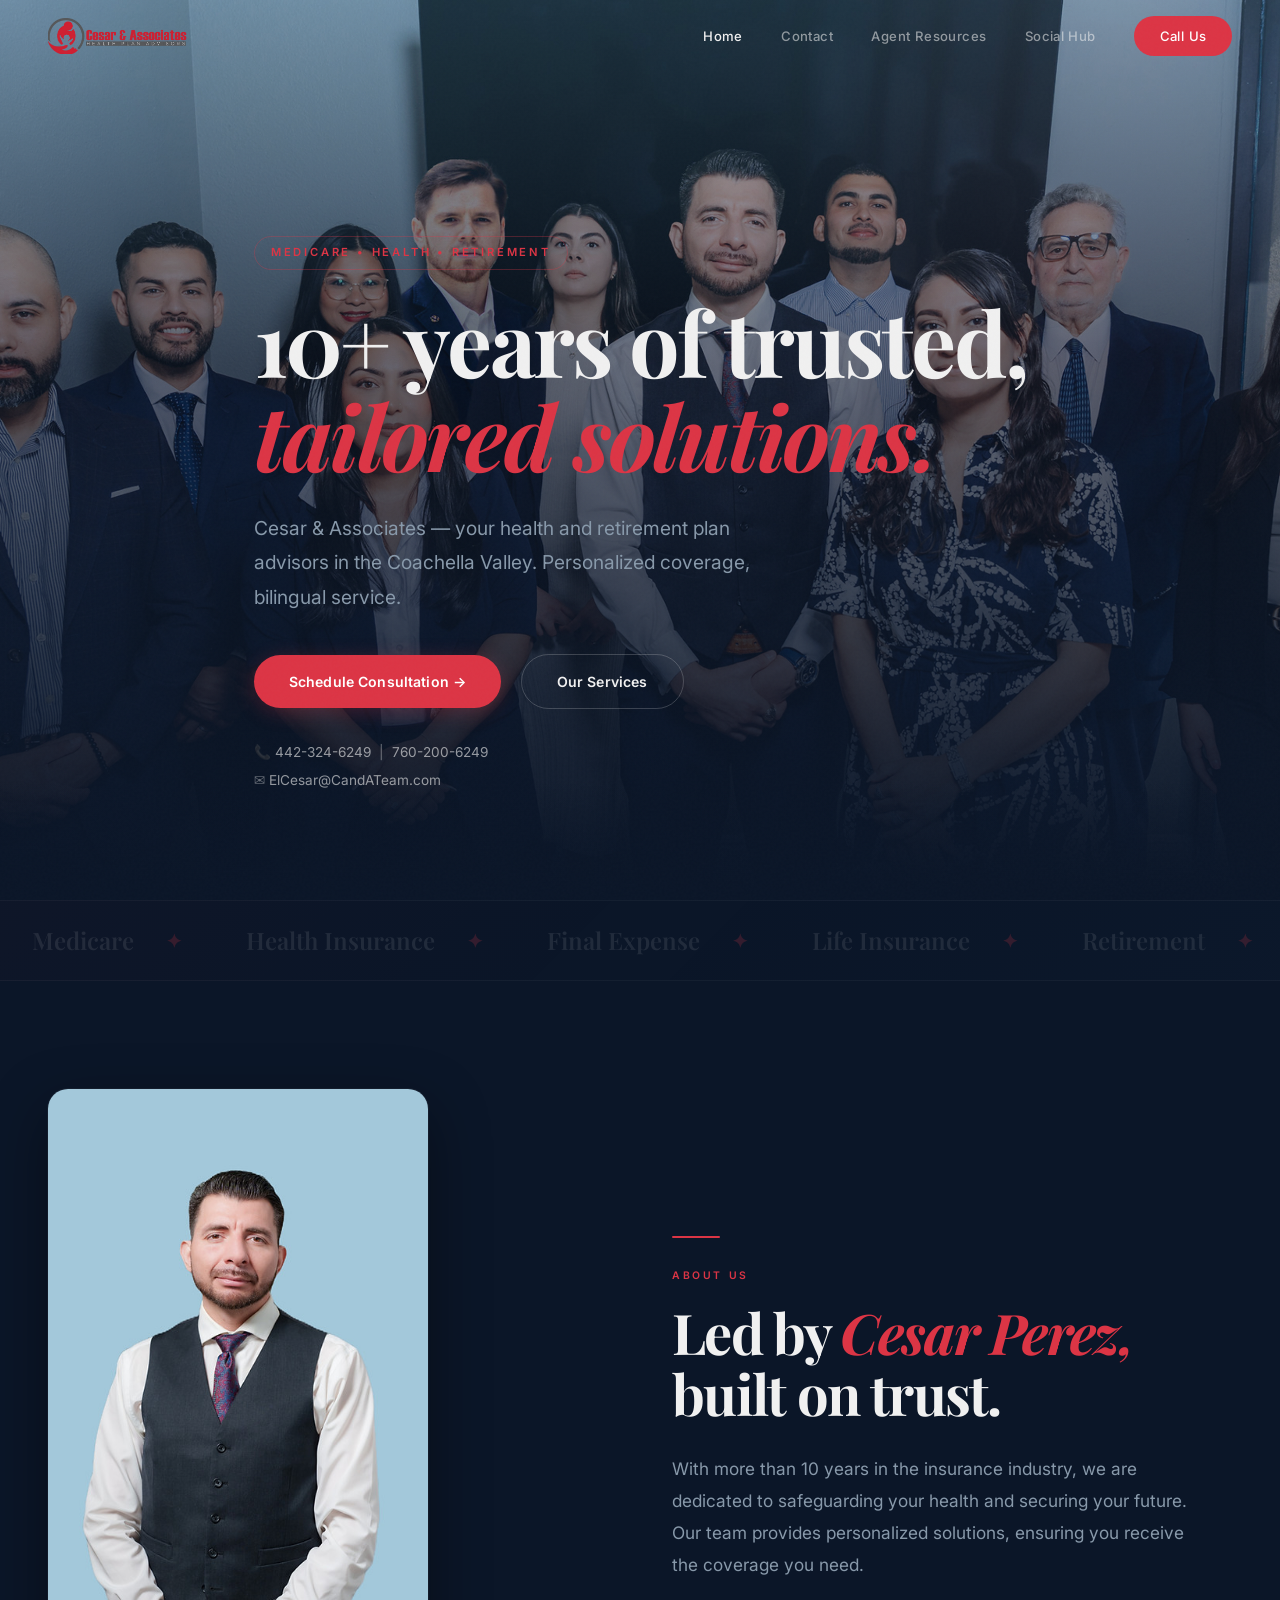
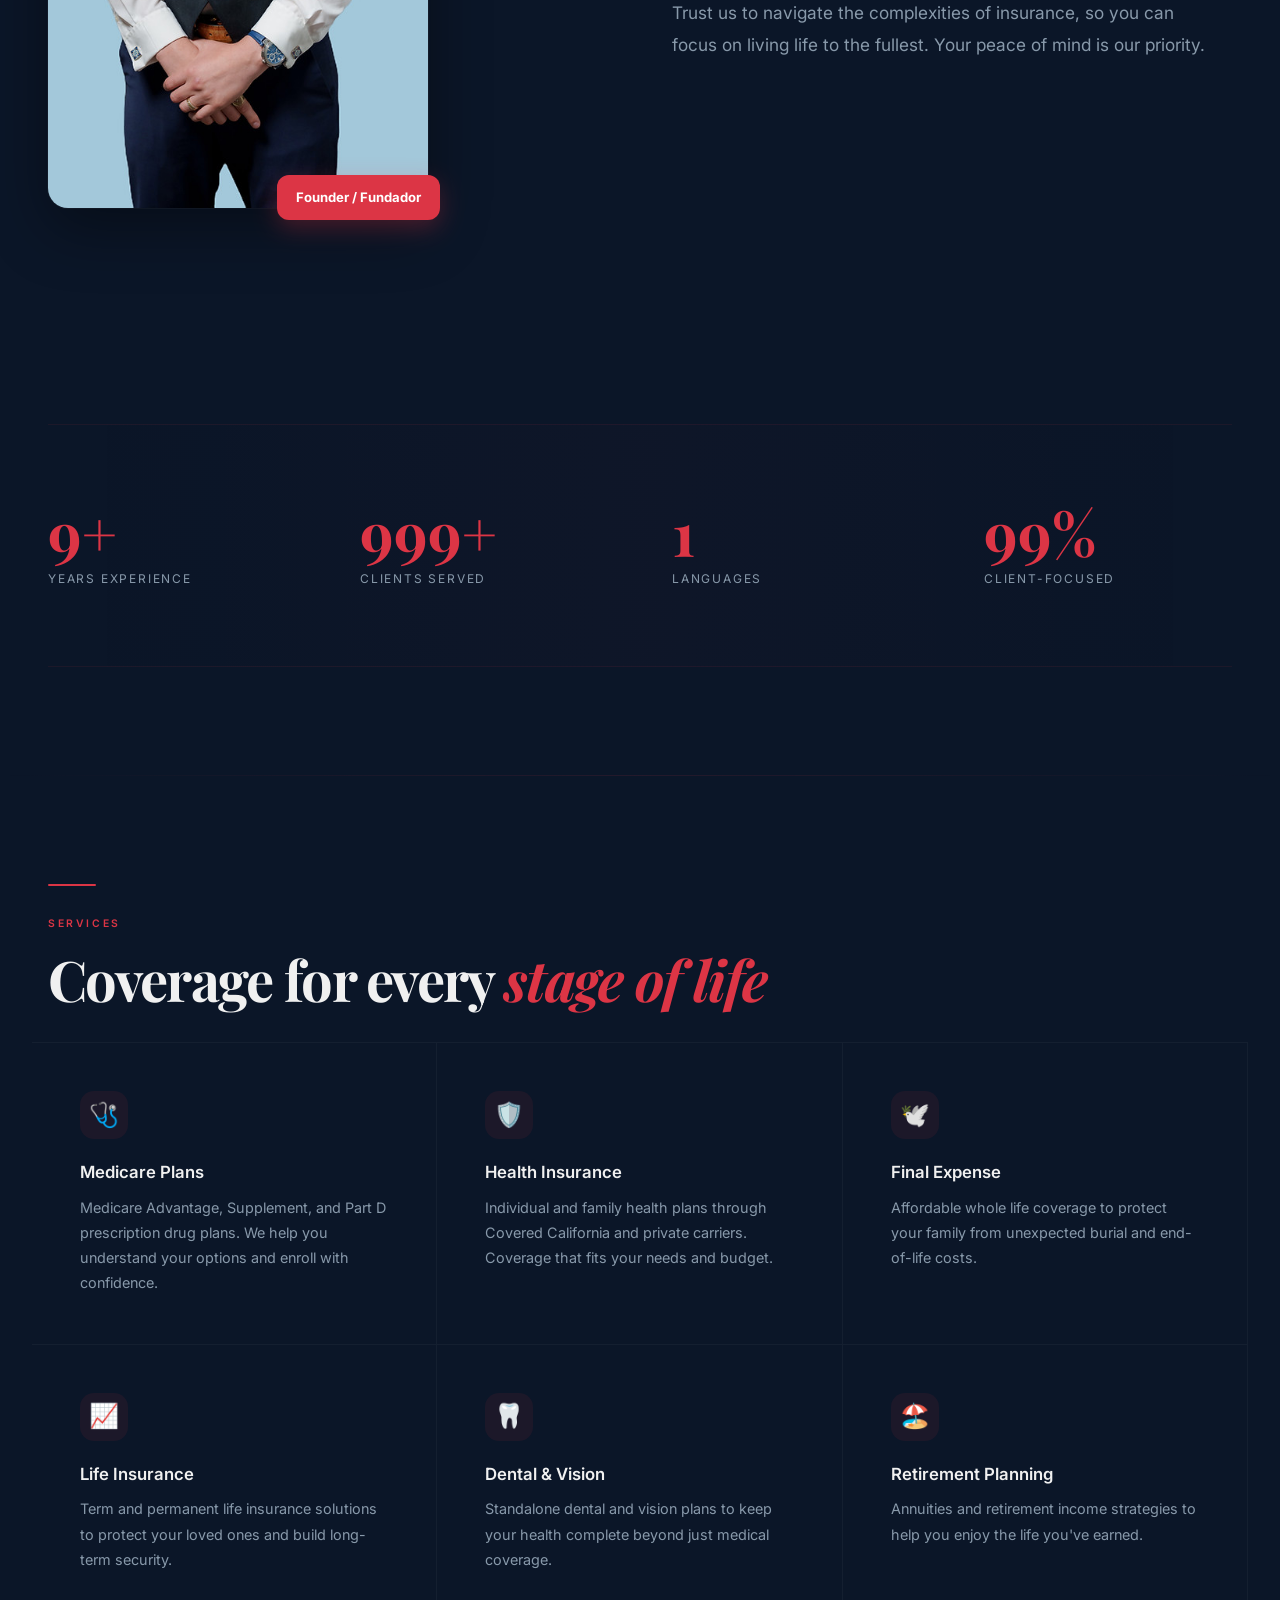
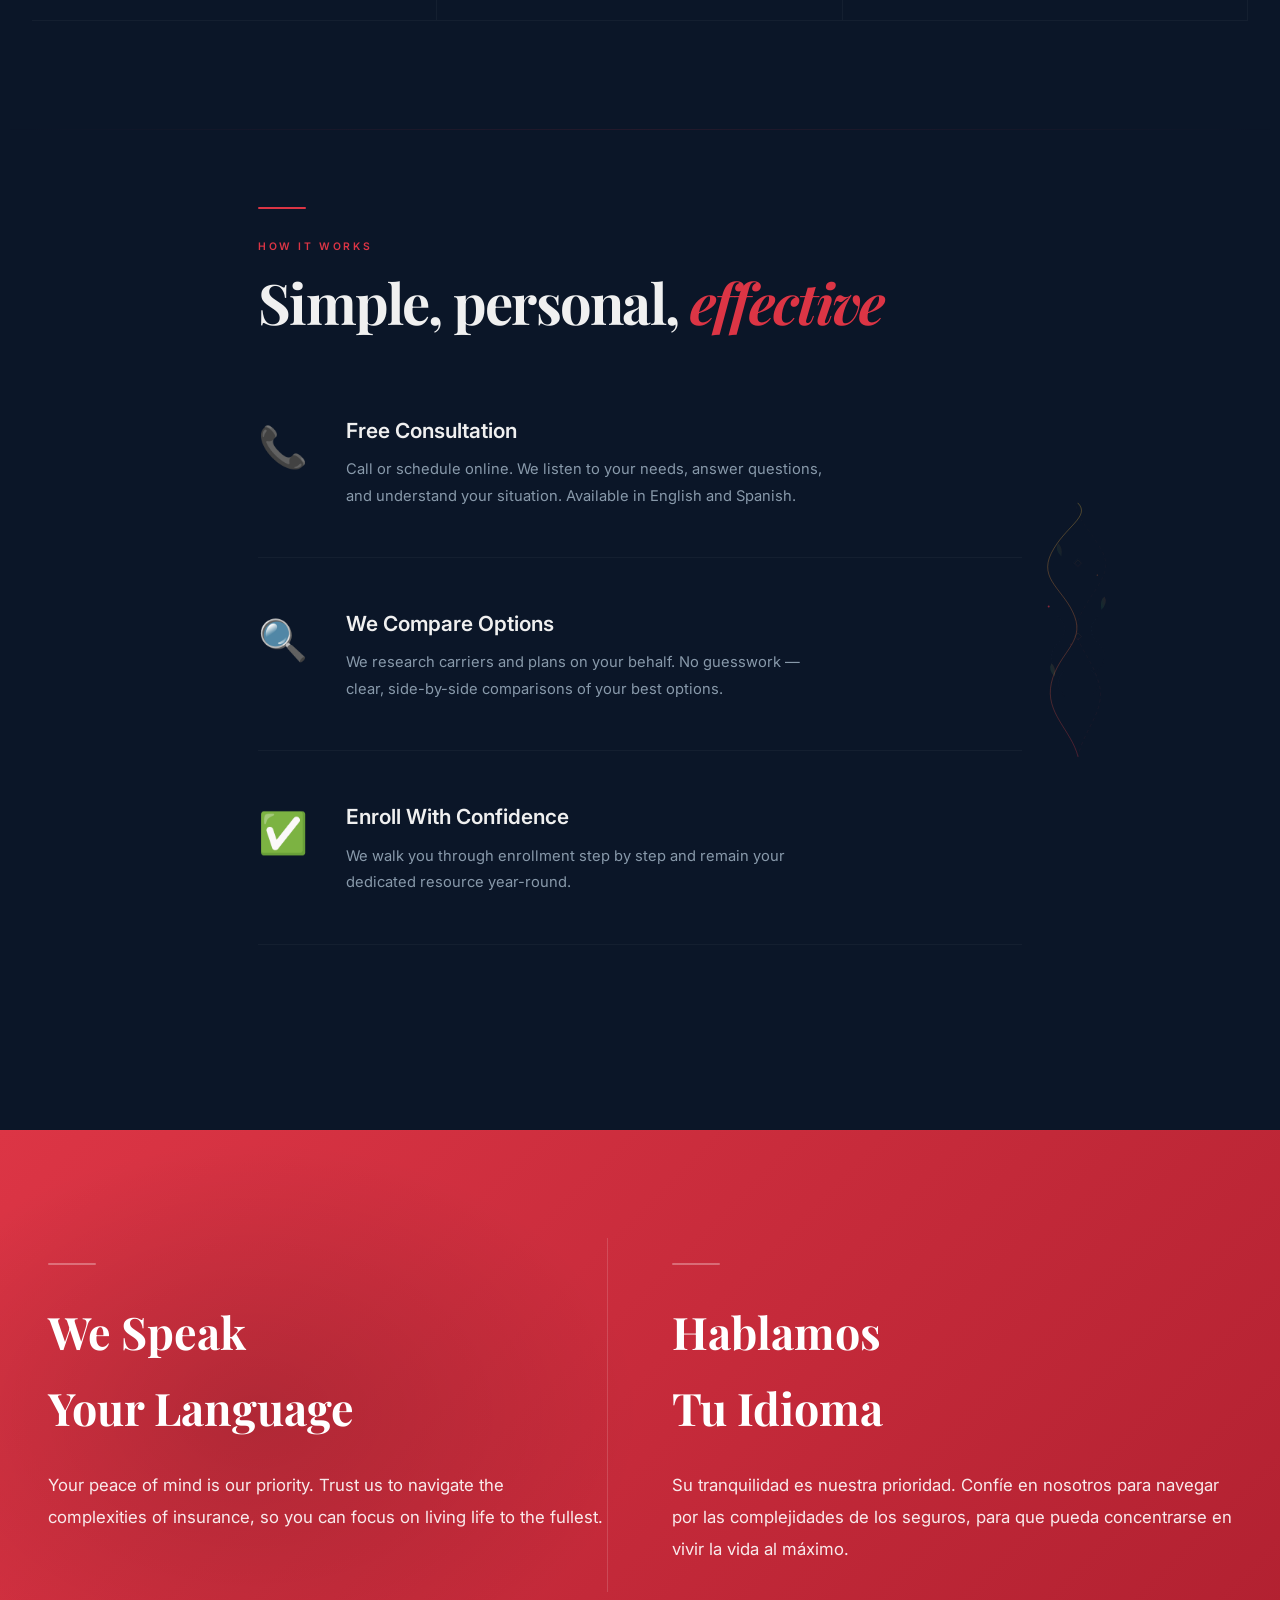
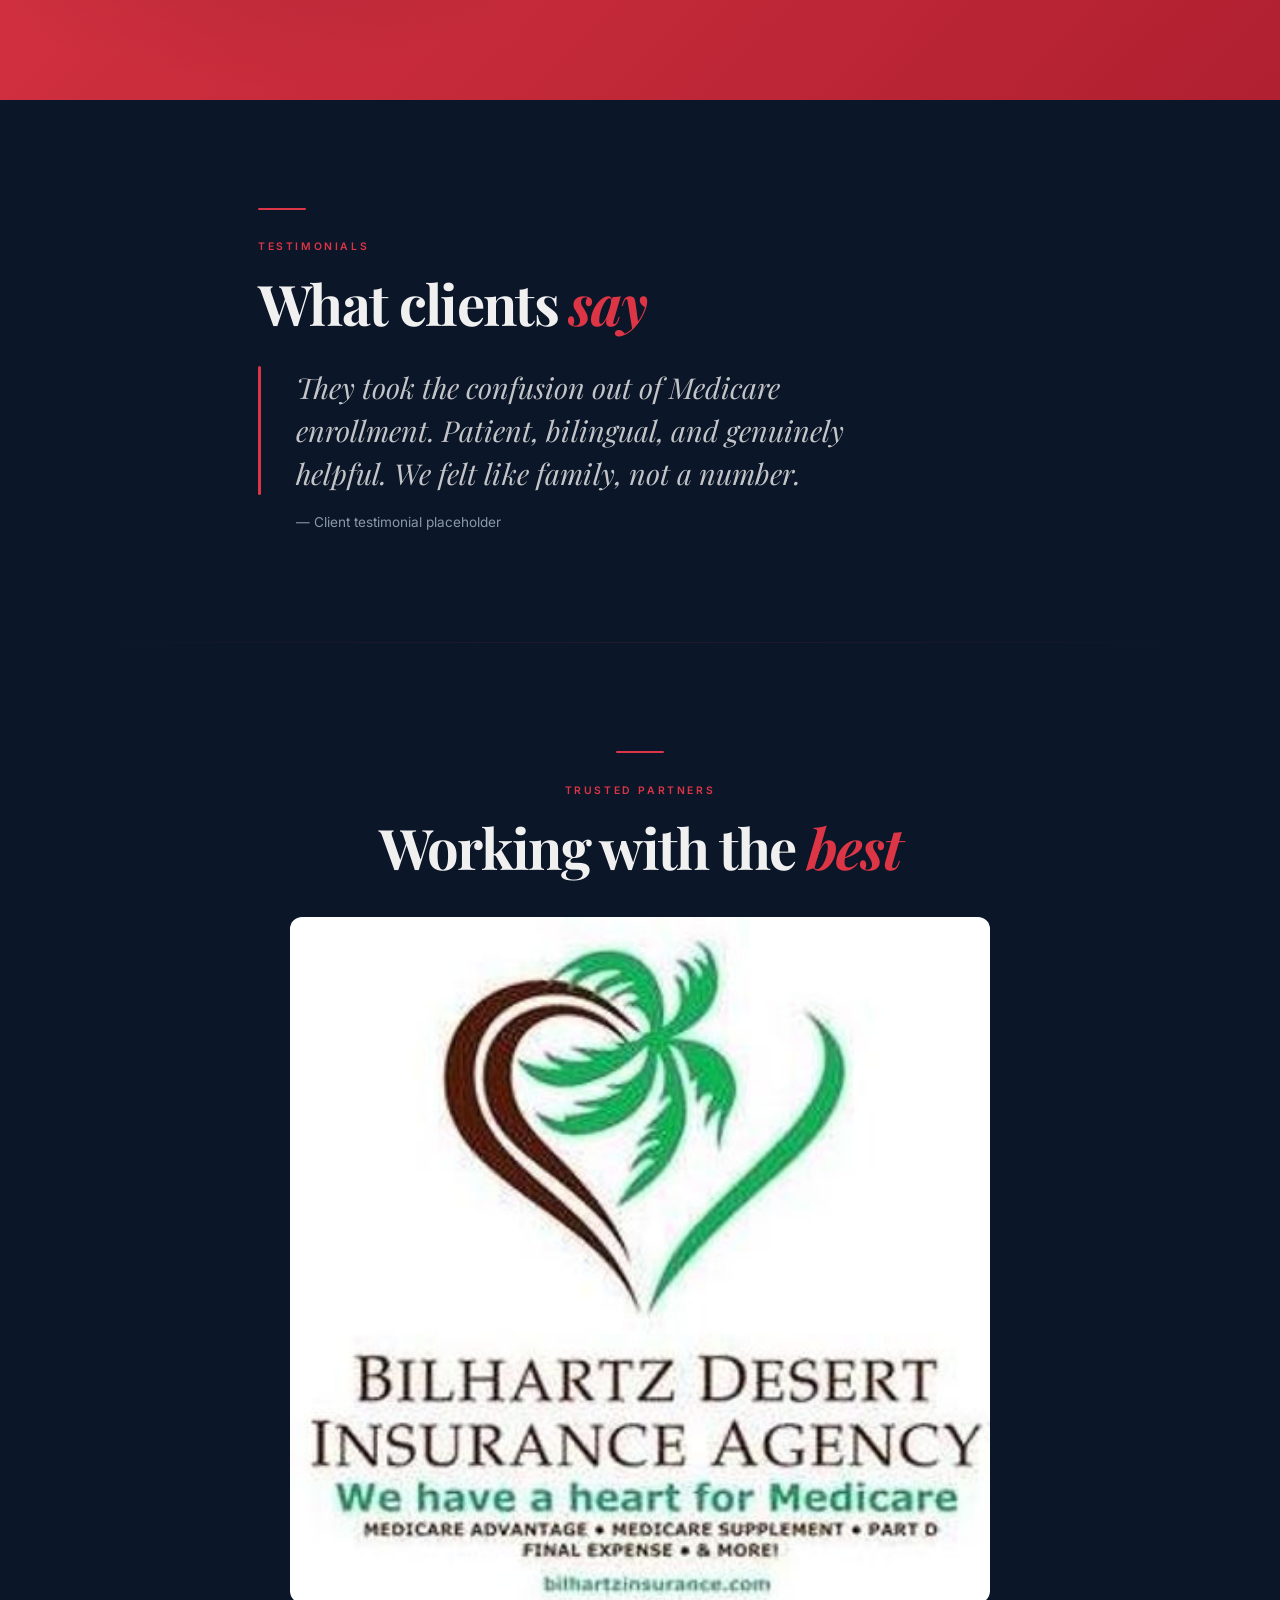
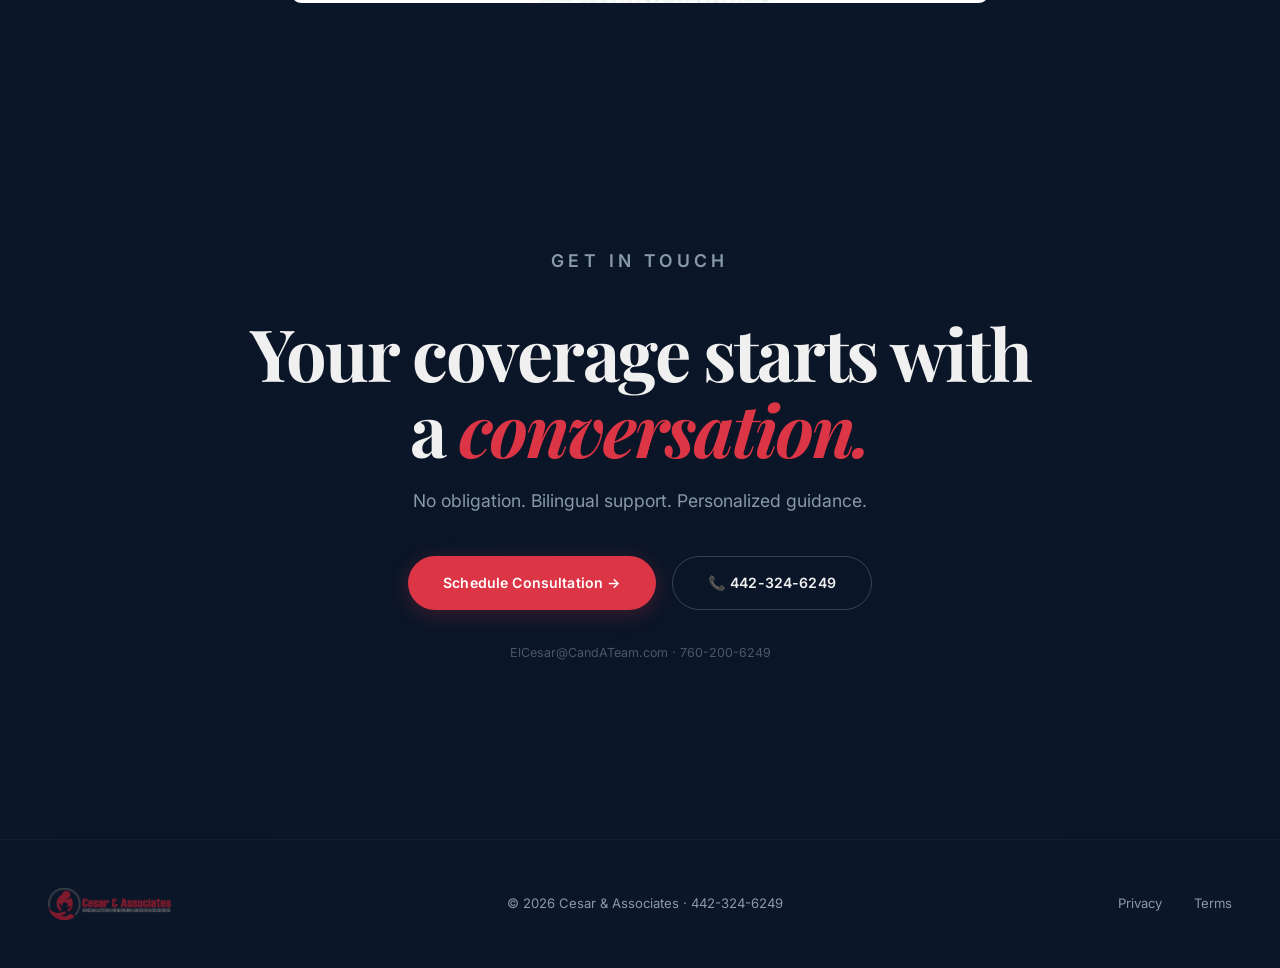
<file: index.html>
<!DOCTYPE html><html lang="en"><head><meta charset="UTF-8"><meta name="viewport" content="width=device-width,initial-scale=1"><title>Cesar & Associates — Medicare & Health Insurance Advisors | Indio</title><style>
@import url('https://fonts.googleapis.com/css2?family=Inter:wght@300;400;500;600;700&family=Playfair+Display:ital,wght@0,400;0,600;0,700;0,800;1,400;1,600&display=swap');
*,*::before,*::after{box-sizing:border-box;margin:0;padding:0}
:root{--bg:#0b1628;--bg2:#101f38;--sky:#4a8db7;--accent:#dc3545;--warm:#e8713a;--text:#f0f0f0;--muted:#8899aa;--font:'Inter',system-ui,sans-serif;--serif:'Playfair Display',Georgia,serif}
html{scroll-behavior:smooth;font-size:16px}
body{background:var(--bg);color:var(--text);font-family:var(--font);line-height:1.7;-webkit-font-smoothing:antialiased;overflow-x:hidden}
img{max-width:100%;display:block}
a{color:var(--accent);text-decoration:none;transition:all .3s ease}

/* ── GRADIENT BG — sky→navy ─────────── */
body::before{content:'';position:fixed;inset:0;z-index:-2;background:linear-gradient(180deg,#4a8db7 0%,#2a6a94 15%,#163a5c 35%,#0b1628 60%)}

/* ── ANIMATIONS ─────────────────────── */
@keyframes fadeUp{from{opacity:0;transform:translateY(50px)}to{opacity:1;transform:translateY(0)}}
@keyframes float{0%,100%{transform:translateY(0)}50%{transform:translateY(-12px)}}
@keyframes marquee{0%{transform:translateX(0)}100%{transform:translateX(-50%)}}
@keyframes ember-rise{0%{opacity:0;transform:translateY(0)}30%{opacity:.6}100%{opacity:0;transform:translateY(-60px) translateX(10px)}}
@keyframes trail-draw{from{stroke-dashoffset:1200}to{stroke-dashoffset:0}}
.reveal{opacity:0;transform:translateY(50px);transition:opacity 1s cubic-bezier(.22,1,.36,1),transform 1s cubic-bezier(.22,1,.36,1)}
.reveal.vis{opacity:1;transform:none}
.reveal-left{opacity:0;transform:translateX(-60px);transition:all 1s cubic-bezier(.22,1,.36,1)}
.reveal-left.vis{opacity:1;transform:none}
.reveal-right{opacity:0;transform:translateX(60px);transition:all 1s cubic-bezier(.22,1,.36,1)}
.reveal-right.vis{opacity:1;transform:none}
.d1{transition-delay:.1s}.d2{transition-delay:.2s}.d3{transition-delay:.3s}.d4{transition-delay:.4s}

/* ── NAV ────────────────────────────── */
nav{position:fixed;top:0;left:0;right:0;z-index:100;padding:1rem 0;transition:all .5s}
nav.scrolled{background:rgba(11,22,40,.92);backdrop-filter:blur(24px);-webkit-backdrop-filter:blur(24px);box-shadow:0 1px 0 rgba(255,255,255,.04)}
.nav-inner{max-width:1400px;margin:0 auto;padding:0 clamp(1.5rem,4vw,3rem);display:flex;justify-content:space-between;align-items:center}
.nav-logo img{height:36px;width:auto}
.nav-links{display:flex;gap:clamp(1rem,3vw,2.5rem);align-items:center}
.nav-links a{color:rgba(240,240,240,.55);font-size:.82rem;font-weight:500;letter-spacing:.03em;transition:color .3s}
.nav-links a:hover{color:var(--text)}
.btn-nav{padding:.55rem 1.6rem;border-radius:100px;background:var(--accent);color:#fff!important;font-weight:600;font-size:.8rem;transition:all .4s cubic-bezier(.22,1,.36,1)}
.btn-nav:hover{transform:translateY(-2px);box-shadow:0 8px 30px rgba(220,53,69,.35)}
.menu-btn{display:none;background:none;border:none;color:var(--text);font-size:1.5rem;cursor:pointer}
@media(max-width:768px){.menu-btn{display:block}.nav-links{display:none;position:absolute;top:100%;left:0;right:0;flex-direction:column;background:rgba(11,22,40,.96);backdrop-filter:blur(20px);padding:2rem clamp(1.5rem,4vw,3rem);gap:1.5rem;border-bottom:1px solid rgba(255,255,255,.04)}.nav-links.open{display:flex}}

/* ── LAYOUT ─────────────────────────── */
.wrap{max-width:1400px;margin:0 auto;padding:0 clamp(1.5rem,4vw,3rem)}
.wrap-narrow{max-width:860px;margin:0 auto;padding:0 clamp(1.5rem,4vw,3rem)}
.wrap-wide{max-width:1600px;margin:0 auto;padding:0 clamp(1rem,3vw,2rem)}

/* ── HERO ───────────────────────────── */
.hero{min-height:100vh;display:flex;align-items:flex-end;padding:0 0 clamp(5rem,12vh,9rem);position:relative;overflow:hidden;background:url('assets/hero-bg.jpg') center top/cover no-repeat}
.hero::before{content:'';position:absolute;inset:0;background:linear-gradient(180deg,rgba(74,141,183,.3) 0%,rgba(11,22,40,.6) 40%,rgba(11,22,40,.92) 85%,#0b1628 100%);z-index:1}
.hero::after{content:'';position:absolute;bottom:0;left:0;right:0;height:120px;background:linear-gradient(transparent,#0b1628);z-index:1}
.hero .wrap{position:relative;z-index:2}
.hero-tag{display:inline-block;font-size:.7rem;font-weight:600;letter-spacing:.25em;text-transform:uppercase;color:var(--accent);margin-bottom:1.5rem;padding:.4rem 1rem;border:1px solid rgba(220,53,69,.3);border-radius:100px}
.hero h1{font-family:var(--serif);font-size:clamp(2.8rem,7vw,6rem);font-weight:700;line-height:1.05;letter-spacing:-.03em;margin-bottom:clamp(1rem,3vw,1.8rem)}
.hero h1 em{font-style:italic;color:var(--accent)}
.hero-sub{font-size:clamp(1rem,1.8vw,1.2rem);color:var(--muted);max-width:520px;line-height:1.8;margin-bottom:2.5rem}
.hero-actions{display:flex;gap:1.2rem;flex-wrap:wrap;align-items:center}
.hero-contact{display:flex;flex-direction:column;gap:.3rem;margin-top:2rem;font-size:.85rem;color:rgba(240,240,240,.4)}
.hero-contact a{color:rgba(240,240,240,.6);transition:color .3s}
.hero-contact a:hover{color:var(--accent)}

.btn{display:inline-flex;align-items:center;gap:.5rem;padding:.9rem 2.2rem;border-radius:100px;font-weight:600;font-size:.88rem;cursor:pointer;transition:all .4s cubic-bezier(.22,1,.36,1);border:none;font-family:var(--font);letter-spacing:.01em}
.btn-p{background:var(--accent);color:#fff;box-shadow:0 4px 20px rgba(220,53,69,.25)}
.btn-p:hover{transform:translateY(-3px);box-shadow:0 12px 40px rgba(220,53,69,.35)}
.btn-o{border:1.5px solid rgba(240,240,240,.2);color:var(--text);background:transparent}
.btn-o:hover{background:rgba(255,255,255,.05);border-color:rgba(240,240,240,.4)}

/* ── ORBS ───────────────────────────── */
.orb{position:absolute;border-radius:50%;pointer-events:none;filter:blur(80px);z-index:0}
.orb-1{width:clamp(300px,40vw,600px);height:clamp(300px,40vw,600px);background:rgba(220,53,69,.06);top:-10%;right:-5%;animation:float 12s ease-in-out infinite}
.orb-2{width:clamp(200px,30vw,450px);height:clamp(200px,30vw,450px);background:rgba(74,141,183,.06);bottom:5%;left:-8%;animation:float 16s ease-in-out infinite reverse}

/* ── MARQUEE ────────────────────────── */
.marquee{overflow:hidden;white-space:nowrap;padding:1.2rem 0;border-top:1px solid rgba(255,255,255,.04);border-bottom:1px solid rgba(255,255,255,.04);background:linear-gradient(135deg,rgba(220,53,69,.02) 0%,transparent 50%,rgba(74,141,183,.02) 100%)}
.marquee-inner{display:inline-flex;animation:marquee 30s linear infinite}
.marquee-item{font-family:var(--serif);font-size:clamp(1rem,2.5vw,1.5rem);color:rgba(240,240,240,.1);padding:0 2rem;font-weight:600;display:inline-flex;align-items:center;gap:2rem}
.marquee-item::after{content:'\2726';color:rgba(220,53,69,.2);font-size:.8em}

/* ── SECTIONS ───────────────────────── */
.sec{padding:clamp(5rem,12vh,9rem) 0;position:relative}
.sec-label{font-size:.65rem;font-weight:600;letter-spacing:.25em;text-transform:uppercase;color:var(--accent);margin-bottom:1rem}
.sec-title{font-family:var(--serif);font-size:clamp(2rem,5vw,3.5rem);font-weight:700;line-height:1.1;letter-spacing:-.03em;margin-bottom:clamp(1rem,3vw,1.8rem)}
.sec-title em{color:var(--accent);font-style:italic}
.sec-sub{color:var(--muted);font-size:clamp(.95rem,1.5vw,1.08rem);max-width:540px;line-height:1.85}
.divider{width:48px;height:2px;background:var(--accent);margin-bottom:1.8rem;border-radius:2px}
.hr{border:none;height:1px;background:linear-gradient(90deg,transparent,rgba(220,53,69,.12),transparent);margin:0}

/* ── SPLIT ──────────────────────────── */
.split{display:grid;grid-template-columns:1fr;gap:clamp(2rem,5vw,4rem);align-items:center}
@media(min-width:768px){.split{grid-template-columns:1fr 1fr}}

/* ── PORTRAIT ───────────────────────── */
.portrait-wrap{position:relative;max-width:380px}
.portrait-img{border-radius:20px;overflow:hidden;box-shadow:0 20px 60px rgba(0,0,0,.4),0 0 0 1px rgba(255,255,255,.05)}
.portrait-img img{width:100%;height:auto;display:block}
.portrait-badge{position:absolute;bottom:-12px;right:-12px;background:var(--accent);color:#fff;padding:.7rem 1.2rem;border-radius:12px;font-weight:700;font-size:.82rem;box-shadow:0 8px 25px rgba(220,53,69,.3)}

/* ── FEATURES ───────────────────────── */
.features{display:grid;grid-template-columns:1fr;gap:0}
@media(min-width:640px){.features{grid-template-columns:repeat(2,1fr)}}
@media(min-width:960px){.features{grid-template-columns:repeat(3,1fr)}}
.feature{padding:clamp(2rem,4vw,3rem);border-bottom:1px solid rgba(255,255,255,.04);border-right:1px solid rgba(255,255,255,.04);transition:background .4s}
.feature:hover{background:rgba(220,53,69,.03)}
.feature-icon{font-size:1.5rem;margin-bottom:1.2rem;display:inline-flex;align-items:center;justify-content:center;width:48px;height:48px;border-radius:14px;background:rgba(220,53,69,.08);transition:all .3s}
.feature:hover .feature-icon{background:rgba(220,53,69,.15);transform:scale(1.05)}
.feature h3{font-size:1.05rem;font-weight:600;margin-bottom:.5rem}
.feature p{color:var(--muted);font-size:.9rem;line-height:1.75}

/* ── NUMBERED STEPS ─────────────────── */
.num-list{counter-reset:num}
.num-item{display:grid;grid-template-columns:auto 1fr;gap:clamp(1.5rem,3vw,2.5rem);padding:clamp(2rem,4vw,3rem) 0;border-bottom:1px solid rgba(255,255,255,.04);align-items:start}
.num-item::before{content:attr(data-icon);font-size:clamp(1.8rem,3.5vw,2.5rem)}
.num-item h3{font-size:clamp(1.1rem,2vw,1.3rem);font-weight:600;margin-bottom:.5rem}
.num-item p{color:var(--muted);font-size:.92rem;line-height:1.8;max-width:480px}

/* ── STATS ──────────────────────────── */
.stats-row{display:flex;flex-wrap:wrap;gap:clamp(2rem,5vw,4rem);padding:clamp(3rem,6vw,5rem) 0;border-top:1px solid rgba(220,53,69,.08);border-bottom:1px solid rgba(220,53,69,.08);background:linear-gradient(90deg,transparent,rgba(220,53,69,.02),transparent)}
.stat-item{flex:1;min-width:140px}
.stat-num{font-family:var(--serif);font-size:clamp(2.5rem,5vw,3.8rem);font-weight:700;color:var(--accent);line-height:1}
.stat-label{font-size:.75rem;color:var(--muted);text-transform:uppercase;letter-spacing:.15em;margin-top:.4rem}

/* ── BILINGUAL BLOCK ────────────────── */
.bilingual{background:linear-gradient(135deg,var(--accent),#b02030);color:#fff;position:relative;overflow:hidden}
.bilingual::before{content:'';position:absolute;inset:0;background:radial-gradient(ellipse 50% 80% at 20% 50%,rgba(0,0,0,.15) 0%,transparent 60%)}
.bilingual .wrap{position:relative;z-index:1}
.bilingual h2{font-family:var(--serif);font-size:clamp(1.8rem,4vw,2.8rem);font-weight:700;margin-bottom:1.5rem}
.bilingual p{font-size:clamp(.95rem,1.5vw,1.05rem);line-height:1.9;opacity:.9;max-width:600px}
.bi-split{display:grid;grid-template-columns:1fr;gap:clamp(2rem,5vw,4rem)}
@media(min-width:768px){.bi-split{grid-template-columns:1fr 1fr}}
.bi-col{padding:clamp(1rem,2vw,2rem) 0}
@media(min-width:768px){.bi-col:first-child{border-right:1px solid rgba(255,255,255,.15)}}

/* ── PARTNER LOGOS ──────────────────── */
.partners-img{max-width:700px;margin:2.5rem auto 0;opacity:.85;transition:opacity .4s}
.partners-img:hover{opacity:1}
.partners-img img{width:100%;height:auto;border-radius:12px}

/* ── DECORATIVE SVG ─────────────────── */
.deco-wrap{position:relative;overflow:visible;padding:clamp(3rem,6vw,5rem) 0}
.deco-svg{position:absolute;right:clamp(2rem,8vw,8rem);top:0;height:100%;width:auto;max-width:200px;opacity:0;transition:opacity 1.5s ease}
.deco-wrap.vis .deco-svg{opacity:1}
@media(max-width:768px){.deco-svg{right:0;max-width:120px;opacity:.5}}

/* ── CTA ────────────────────────────── */
.cta-sec{padding:clamp(6rem,15vh,10rem) 0;text-align:center;position:relative;overflow:hidden;background:url('assets/cta-bg.jpg') center/cover no-repeat;background-attachment:fixed}
.cta-sec::before{content:'';position:absolute;inset:0;background:linear-gradient(160deg,rgba(11,22,40,.92) 0%,rgba(11,22,40,.85) 50%,rgba(11,22,40,.92) 100%)}
.cta-sec .wrap{position:relative;z-index:1}
.cta-sec h2{font-family:var(--serif);font-size:clamp(2.2rem,6vw,4.5rem);font-weight:700;line-height:1.05;letter-spacing:-.03em;margin-bottom:1.2rem}
.cta-sec h2 em{color:var(--accent);font-style:italic}
.cta-sec p{color:var(--muted);font-size:clamp(.95rem,1.5vw,1.1rem);margin-bottom:2.5rem;max-width:480px;margin-left:auto;margin-right:auto}
@media(max-width:768px){.cta-sec,.hero{background-attachment:scroll}}

/* ── CONTACT FORM ───────────────────── */
.form-grid{display:grid;grid-template-columns:1fr;gap:1.2rem;margin-top:2rem}
@media(min-width:640px){.form-grid{grid-template-columns:1fr 1fr}}
.form-grid .full{grid-column:1/-1}
.form-field label{display:block;font-size:.78rem;color:var(--muted);margin-bottom:.4rem;font-weight:500}
.form-field input,.form-field textarea,.form-field select{width:100%;padding:.85rem 1rem;background:rgba(255,255,255,.04);border:1px solid rgba(255,255,255,.06);border-radius:10px;color:var(--text);font-family:var(--font);font-size:.95rem;transition:all .3s}
.form-field input:focus,.form-field textarea:focus,.form-field select:focus{outline:none;border-color:rgba(220,53,69,.3);box-shadow:0 0 0 3px rgba(220,53,69,.1)}
.form-field textarea{min-height:120px;resize:vertical}

/* ── AGENT RESOURCES ────────────────── */
.resource-card{padding:clamp(1.5rem,3vw,2.5rem);border:1px solid rgba(255,255,255,.05);border-radius:16px;transition:all .4s;background:rgba(255,255,255,.02)}
.resource-card:hover{background:rgba(220,53,69,.03);border-color:rgba(220,53,69,.1)}
.resource-card h3{font-size:1.05rem;font-weight:600;margin-bottom:.5rem}
.resource-card p{color:var(--muted);font-size:.9rem;line-height:1.75}
.resource-grid{display:grid;grid-template-columns:1fr;gap:1.5rem;margin-top:2rem}
@media(min-width:640px){.resource-grid{grid-template-columns:repeat(2,1fr)}}

/* ── FOOTER ─────────────────────────── */
footer{padding:3rem 0;border-top:1px solid rgba(255,255,255,.04);font-size:.82rem;color:var(--muted)}
footer .wrap{display:flex;flex-wrap:wrap;justify-content:space-between;align-items:center;gap:1.5rem}
footer a{color:var(--muted);transition:color .3s}
footer a:hover{color:var(--accent)}
.foot-links{display:flex;gap:2rem}
.foot-logo img{height:32px;width:auto;opacity:.6}

/* ── GRAIN ──────────────────────────── */
body::after{content:'';position:fixed;inset:0;pointer-events:none;z-index:9999;opacity:.018;background-image:url("data:image/svg+xml,%3Csvg viewBox='0 0 512 512' xmlns='http://www.w3.org/2000/svg'%3E%3Cfilter id='n'%3E%3CfeTurbulence type='fractalNoise' baseFrequency='.65' numOctaves='3' stitchTiles='stitch'/%3E%3C/filter%3E%3Crect width='100%25' height='100%25' filter='url(%23n)'/%3E%3C/svg%3E")}

/* ── QUOTE ──────────────────────────── */
.quote-text{font-family:var(--serif);font-size:clamp(1.3rem,3vw,1.8rem);font-weight:400;font-style:italic;line-height:1.5;color:rgba(240,240,240,.8);max-width:650px;position:relative;padding-left:clamp(1.5rem,3vw,2.5rem)}
.quote-text::before{content:'';position:absolute;left:0;top:0;bottom:0;width:3px;background:var(--accent);border-radius:2px}
.quote-author{margin-top:1rem;font-size:.85rem;color:var(--muted);padding-left:clamp(1.5rem,3vw,2.5rem)}
</style></head><body><nav><div class="nav-inner"><a href="/" class="nav-logo"><img src="assets/nav-logo.png" alt="Cesar & Associates"></a><button class="menu-btn" aria-label="Menu">&#9776;</button><div class="nav-links"><a href="/" style="color:var(--text)">Home</a><a href="/contact.html">Contact</a><a href="/agents.html">Agent Resources</a><a href="/socials.html">Social Hub</a><a href="tel:+14423246249" class="btn-nav">Call Us</a></div></div></nav>
<section class="hero">
<div class="orb orb-1"></div><div class="orb orb-2"></div>
<div class="wrap">
<span class="hero-tag reveal">Medicare &bull; Health &bull; Retirement</span>
<h1 class="reveal d1">10+ years of trusted,<br><em>tailored solutions.</em></h1>
<p class="hero-sub reveal d2">Cesar &amp; Associates — your health and retirement plan advisors in the Coachella Valley. Personalized coverage, bilingual service.</p>
<div class="hero-actions reveal d3">
<a href="tel:+14423246249" class="btn btn-p">Schedule Consultation &rarr;</a>
<a href="#services" class="btn btn-o">Our Services</a>
</div>
<div class="hero-contact reveal d4">
<span>📞 <a href="tel:4423246249">442-324-6249</a> &nbsp;|&nbsp; <a href="tel:7602006249">760-200-6249</a></span>
<span>✉️ <a href="mailto:ElCesar@CandATeam.com">ElCesar@CandATeam.com</a></span>
</div>
</div>
</section>

<div class="marquee"><div class="marquee-inner"><span class="marquee-item">Medicare</span><span class="marquee-item">Health Insurance</span><span class="marquee-item">Final Expense</span><span class="marquee-item">Life Insurance</span><span class="marquee-item">Retirement</span><span class="marquee-item">Dental & Vision</span><span class="marquee-item">Bilingual</span><span class="marquee-item">10+ Years</span><span class="marquee-item">Indio</span><span class="marquee-item">Coachella Valley</span><span class="marquee-item">Medicare</span><span class="marquee-item">Health Insurance</span><span class="marquee-item">Final Expense</span><span class="marquee-item">Life Insurance</span><span class="marquee-item">Retirement</span><span class="marquee-item">Dental & Vision</span><span class="marquee-item">Bilingual</span><span class="marquee-item">10+ Years</span><span class="marquee-item">Indio</span><span class="marquee-item">Coachella Valley</span><span class="marquee-item">Medicare</span><span class="marquee-item">Health Insurance</span><span class="marquee-item">Final Expense</span><span class="marquee-item">Life Insurance</span><span class="marquee-item">Retirement</span><span class="marquee-item">Dental & Vision</span><span class="marquee-item">Bilingual</span><span class="marquee-item">10+ Years</span><span class="marquee-item">Indio</span><span class="marquee-item">Coachella Valley</span></div></div>

<section class="sec" id="about"><div class="wrap"><div class="split">
<div class="reveal-left">
<div class="portrait-wrap">
<div class="portrait-img"><img src="assets/cesar-portrait.jpg" alt="Cesar Perez"></div>
<div class="portrait-badge">Founder / Fundador</div>
</div>
</div>
<div class="reveal-right">
<div class="divider"></div>
<p class="sec-label">About Us</p>
<h2 class="sec-title">Led by <em>Cesar Perez,</em><br>built on trust.</h2>
<p class="sec-sub">With more than 10 years in the insurance industry, we are dedicated to safeguarding your health and securing your future. Our team provides personalized solutions, ensuring you receive the coverage you need.</p>
<p class="sec-sub" style="margin-top:1rem">Trust us to navigate the complexities of insurance, so you can focus on living life to the fullest. Your peace of mind is our priority.</p>
</div>
</div></div></section>

<section class="sec"><div class="wrap"><div class="stats-row reveal">
<div class="stat-item"><div class="stat-num" data-t="10" data-s="+">0</div><div class="stat-label">Years experience</div></div>
<div class="stat-item"><div class="stat-num" data-t="1000" data-s="+">0</div><div class="stat-label">Clients served</div></div>
<div class="stat-item"><div class="stat-num" data-t="2">0</div><div class="stat-label">Languages</div></div>
<div class="stat-item"><div class="stat-num" data-t="100" data-s="%">0</div><div class="stat-label">Client-focused</div></div>
</div></div></section>

<hr class="hr">

<section class="sec" id="services"><div class="wrap">
<div class="divider reveal"></div>
<p class="sec-label reveal">Services</p>
<h2 class="sec-title reveal">Coverage for every <em>stage of life</em></h2>
</div>
<div class="wrap-wide" style="margin-top:2rem"><div class="features reveal" style="border-top:1px solid rgba(255,255,255,.04)">
<div class="feature"><div class="feature-icon">🩺</div><h3>Medicare Plans</h3><p>Medicare Advantage, Supplement, and Part D prescription drug plans. We help you understand your options and enroll with confidence.</p></div>
<div class="feature"><div class="feature-icon">🛡️</div><h3>Health Insurance</h3><p>Individual and family health plans through Covered California and private carriers. Coverage that fits your needs and budget.</p></div>
<div class="feature"><div class="feature-icon">🕊️</div><h3>Final Expense</h3><p>Affordable whole life coverage to protect your family from unexpected burial and end-of-life costs.</p></div>
<div class="feature"><div class="feature-icon">📈</div><h3>Life Insurance</h3><p>Term and permanent life insurance solutions to protect your loved ones and build long-term security.</p></div>
<div class="feature"><div class="feature-icon">🦷</div><h3>Dental &amp; Vision</h3><p>Standalone dental and vision plans to keep your health complete beyond just medical coverage.</p></div>
<div class="feature"><div class="feature-icon">🏖️</div><h3>Retirement Planning</h3><p>Annuities and retirement income strategies to help you enjoy the life you've earned.</p></div>
</div></div></section>

<hr class="hr">

<div class="deco-wrap" style="position:relative">
<svg class="deco-svg" viewBox="0 0 600 800" fill="none" xmlns="http://www.w3.org/2000/svg">
<!-- Phoenix fire trail — flowing upward curves -->
<path d="M300 780 C280 700, 200 650, 220 560 C240 470, 320 440, 290 360 C260 280, 180 250, 220 170 C260 90, 340 60, 300 20" stroke="url(#fireGrad)" stroke-width="2.5" stroke-linecap="round" fill="none" opacity=".35">
  <animate attributeName="stroke-dashoffset" from="1200" to="0" dur="4s" fill="freeze"/>
  <animate attributeName="opacity" from="0" to=".35" dur="2s" fill="freeze"/>
</path>
<path d="M300 780 C320 690, 390 640, 360 550 C330 460, 270 430, 310 350 C350 270, 410 230, 370 160 C330 90, 280 50, 300 20" stroke="url(#fireGrad2)" stroke-width="1.5" stroke-linecap="round" fill="none" opacity=".2" stroke-dasharray="8 12">
  <animate attributeName="stroke-dashoffset" from="1200" to="0" dur="5s" fill="freeze"/>
</path>
<!-- Ember sparks -->
<circle cx="220" cy="350" r="3" fill="#dc3545" opacity="0"><animate attributeName="opacity" values="0;.6;0" dur="3s" repeatCount="indefinite" begin="1s"/><animateTransform attributeName="transform" type="translate" values="0,0;-8,-20;-15,-40" dur="3s" repeatCount="indefinite" begin="1s"/></circle>
<circle cx="350" cy="250" r="2" fill="#e8713a" opacity="0"><animate attributeName="opacity" values="0;.5;0" dur="2.5s" repeatCount="indefinite" begin="1.5s"/><animateTransform attributeName="transform" type="translate" values="0,0;10,-18;18,-35" dur="2.5s" repeatCount="indefinite" begin="1.5s"/></circle>
<circle cx="280" cy="450" r="2.5" fill="#dc3545" opacity="0"><animate attributeName="opacity" values="0;.5;0" dur="3.5s" repeatCount="indefinite" begin="2s"/><animateTransform attributeName="transform" type="translate" values="0,0;-5,-22;-10,-45" dur="3.5s" repeatCount="indefinite" begin="2s"/></circle>
<!-- Mayan geometric bow arcs — concentric curves -->
<path d="M240 520 Q200 480, 240 440 Q280 400, 240 360" stroke="url(#mayanGrad)" stroke-width="1" fill="none" opacity=".15" stroke-dasharray="4 8"/>
<path d="M360 520 Q400 480, 360 440 Q320 400, 360 360" stroke="url(#mayanGrad)" stroke-width="1" fill="none" opacity=".15" stroke-dasharray="4 8"/>
<path d="M260 600 Q220 560, 260 520" stroke="url(#mayanGrad)" stroke-width=".8" fill="none" opacity=".1"/>
<path d="M340 600 Q380 560, 340 520" stroke="url(#mayanGrad)" stroke-width=".8" fill="none" opacity=".1"/>
<!-- Stepped diamond — Mayan motif -->
<path d="M290 200 L300 190 L310 200 L300 210 Z" stroke="url(#fireGrad)" stroke-width="1" fill="none" opacity=".2"/>
<path d="M285 200 L300 185 L315 200 L300 215 Z" stroke="url(#mayanGrad)" stroke-width=".6" fill="none" opacity=".12"/>
<path d="M290 420 L300 410 L310 420 L300 430 Z" stroke="url(#fireGrad)" stroke-width="1" fill="none" opacity=".2"/>
<!-- Leaf wisps emerging from trail -->
<path d="M230 540 Q210 520, 220 500 Q235 510, 230 540 Z" fill="url(#leafGrad)" opacity=".15"/>
<path d="M370 340 Q390 320, 380 300 Q365 310, 370 340 Z" fill="url(#leafGrad)" opacity=".12"/>
<path d="M250 180 Q230 160, 240 140 Q255 150, 250 180 Z" fill="url(#leafGrad)" opacity=".1"/>
<defs>
  <linearGradient id="fireGrad" x1="0" y1="1" x2="0" y2="0"><stop offset="0%" stop-color="#dc3545"/><stop offset="50%" stop-color="#e8713a"/><stop offset="100%" stop-color="#f0c040"/></linearGradient>
  <linearGradient id="fireGrad2" x1="0" y1="1" x2="0" y2="0"><stop offset="0%" stop-color="#dc3545" stop-opacity=".6"/><stop offset="100%" stop-color="#e8713a" stop-opacity=".2"/></linearGradient>
  <linearGradient id="mayanGrad" x1="0" y1="0" x2="1" y2="1"><stop offset="0%" stop-color="#6ab4d6"/><stop offset="100%" stop-color="#dc3545" stop-opacity=".3"/></linearGradient>
  <linearGradient id="leafGrad" x1="0" y1="1" x2="1" y2="0"><stop offset="0%" stop-color="#2ecc71"/><stop offset="100%" stop-color="#e8713a"/></linearGradient>
</defs>
</svg>
<section class="sec" id="process" style="padding-top:0"><div class="wrap-narrow">
<div class="divider reveal"></div>
<p class="sec-label reveal">How It Works</p>
<h2 class="sec-title reveal">Simple, personal, <em>effective</em></h2>
<div class="num-list" style="margin-top:2rem">
<div class="num-item reveal" data-icon="📞"><div><h3>Free Consultation</h3><p>Call or schedule online. We listen to your needs, answer questions, and understand your situation. Available in English and Spanish.</p></div></div>
<div class="num-item reveal d1" data-icon="🔍"><div><h3>We Compare Options</h3><p>We research carriers and plans on your behalf. No guesswork — clear, side-by-side comparisons of your best options.</p></div></div>
<div class="num-item reveal d2" data-icon="✅"><div><h3>Enroll With Confidence</h3><p>We walk you through enrollment step by step and remain your dedicated resource year-round.</p></div></div>
</div>
</div></section>
</div>

<section class="sec bilingual"><div class="wrap"><div class="bi-split">
<div class="bi-col reveal-left">
<div class="divider" style="background:rgba(255,255,255,.3)"></div>
<h2>We Speak<br>Your Language</h2>
<p>Your peace of mind is our priority. Trust us to navigate the complexities of insurance, so you can focus on living life to the fullest.</p>
</div>
<div class="bi-col reveal-right">
<div class="divider" style="background:rgba(255,255,255,.3)"></div>
<h2>Hablamos<br>Tu Idioma</h2>
<p>Su tranquilidad es nuestra prioridad. Confíe en nosotros para navegar por las complejidades de los seguros, para que pueda concentrarse en vivir la vida al máximo.</p>
</div>
</div></div></section>

<section class="sec"><div class="wrap-narrow">
<div class="divider reveal"></div>
<p class="sec-label reveal">Testimonials</p>
<h2 class="sec-title reveal">What clients <em>say</em></h2>
<div class="reveal" style="margin-top:2rem">
<div class="quote-text">They took the confusion out of Medicare enrollment. Patient, bilingual, and genuinely helpful. We felt like family, not a number.</div>
<div class="quote-author">— Client testimonial placeholder</div>
</div>
</div></section>

<hr class="hr">

<section class="sec" id="partners"><div class="wrap" style="text-align:center">
<div class="divider reveal" style="margin:0 auto 1.8rem"></div>
<p class="sec-label reveal">Trusted Partners</p>
<h2 class="sec-title reveal">Working with the <em>best</em></h2>
<div class="partners-img reveal"><img src="assets/partners.png" alt="Green Leaf FMO &amp; Bilhartz Desert Insurance Agency"></div>
</div></section>

<section class="cta-sec"><div class="wrap">
<p class="sec-label reveal">Get in Touch</p>
<h2 class="reveal">Your coverage starts with<br>a <em>conversation.</em></h2>
<p class="reveal">No obligation. Bilingual support. Personalized guidance.</p>
<div class="reveal" style="display:flex;gap:1rem;justify-content:center;flex-wrap:wrap">
<a href="tel:+14423246249" class="btn btn-p">Schedule Consultation &rarr;</a>
<a href="tel:4423246249" class="btn btn-o">📞 442-324-6249</a>
</div>
<p style="font-size:.78rem;color:var(--muted);margin-top:2rem;opacity:.5">ElCesar@CandATeam.com &middot; 760-200-6249</p>
</div></section>
<footer><div class="wrap"><div class="foot-logo"><img src="assets/footer-logo.png" alt="Cesar & Associates"></div><div>&copy; 2026 Cesar &amp; Associates &middot; 442-324-6249</div><div class="foot-links"><a href="privacy.html">Privacy</a><a href="terms.html">Terms</a></div></div></footer><script>
const obs=new IntersectionObserver(e=>{e.forEach(x=>{if(x.isIntersecting){x.target.classList.add('vis');obs.unobserve(x.target)}})},{threshold:.08,rootMargin:'0px 0px -30px 0px'});
document.querySelectorAll('.reveal,.reveal-left,.reveal-right,.deco-wrap').forEach(e=>obs.observe(e));
const nav=document.querySelector('nav');
window.addEventListener('scroll',()=>nav&&nav.classList.toggle('scrolled',scrollY>60));
document.querySelector('.menu-btn')?.addEventListener('click',()=>document.querySelector('.nav-links')?.classList.toggle('open'));
const cObs=new IntersectionObserver(e=>{e.forEach(x=>{if(x.isIntersecting){const t=x.target,n=parseFloat(t.dataset.t),p=t.dataset.p||'',s=t.dataset.s||'',d=1600,st=performance.now(),step=now=>{const pr=Math.min((now-st)/d,1),ea=1-Math.pow(1-pr,4),c=n%1!==0?(ea*n).toFixed(1):Math.floor(ea*n);t.textContent=p+c+s;if(pr<1)requestAnimationFrame(step)};requestAnimationFrame(step);cObs.unobserve(t)}})},{threshold:.5});
document.querySelectorAll('[data-t]').forEach(e=>cObs.observe(e));
document.querySelectorAll('a[href^="#"]').forEach(a=>a.addEventListener('click',e=>{const t=document.querySelector(a.getAttribute('href'));if(t){e.preventDefault();t.scrollIntoView({behavior:'smooth',block:'start'});document.querySelector('.nav-links')?.classList.remove('open')}}));
</script></body></html>
</file>
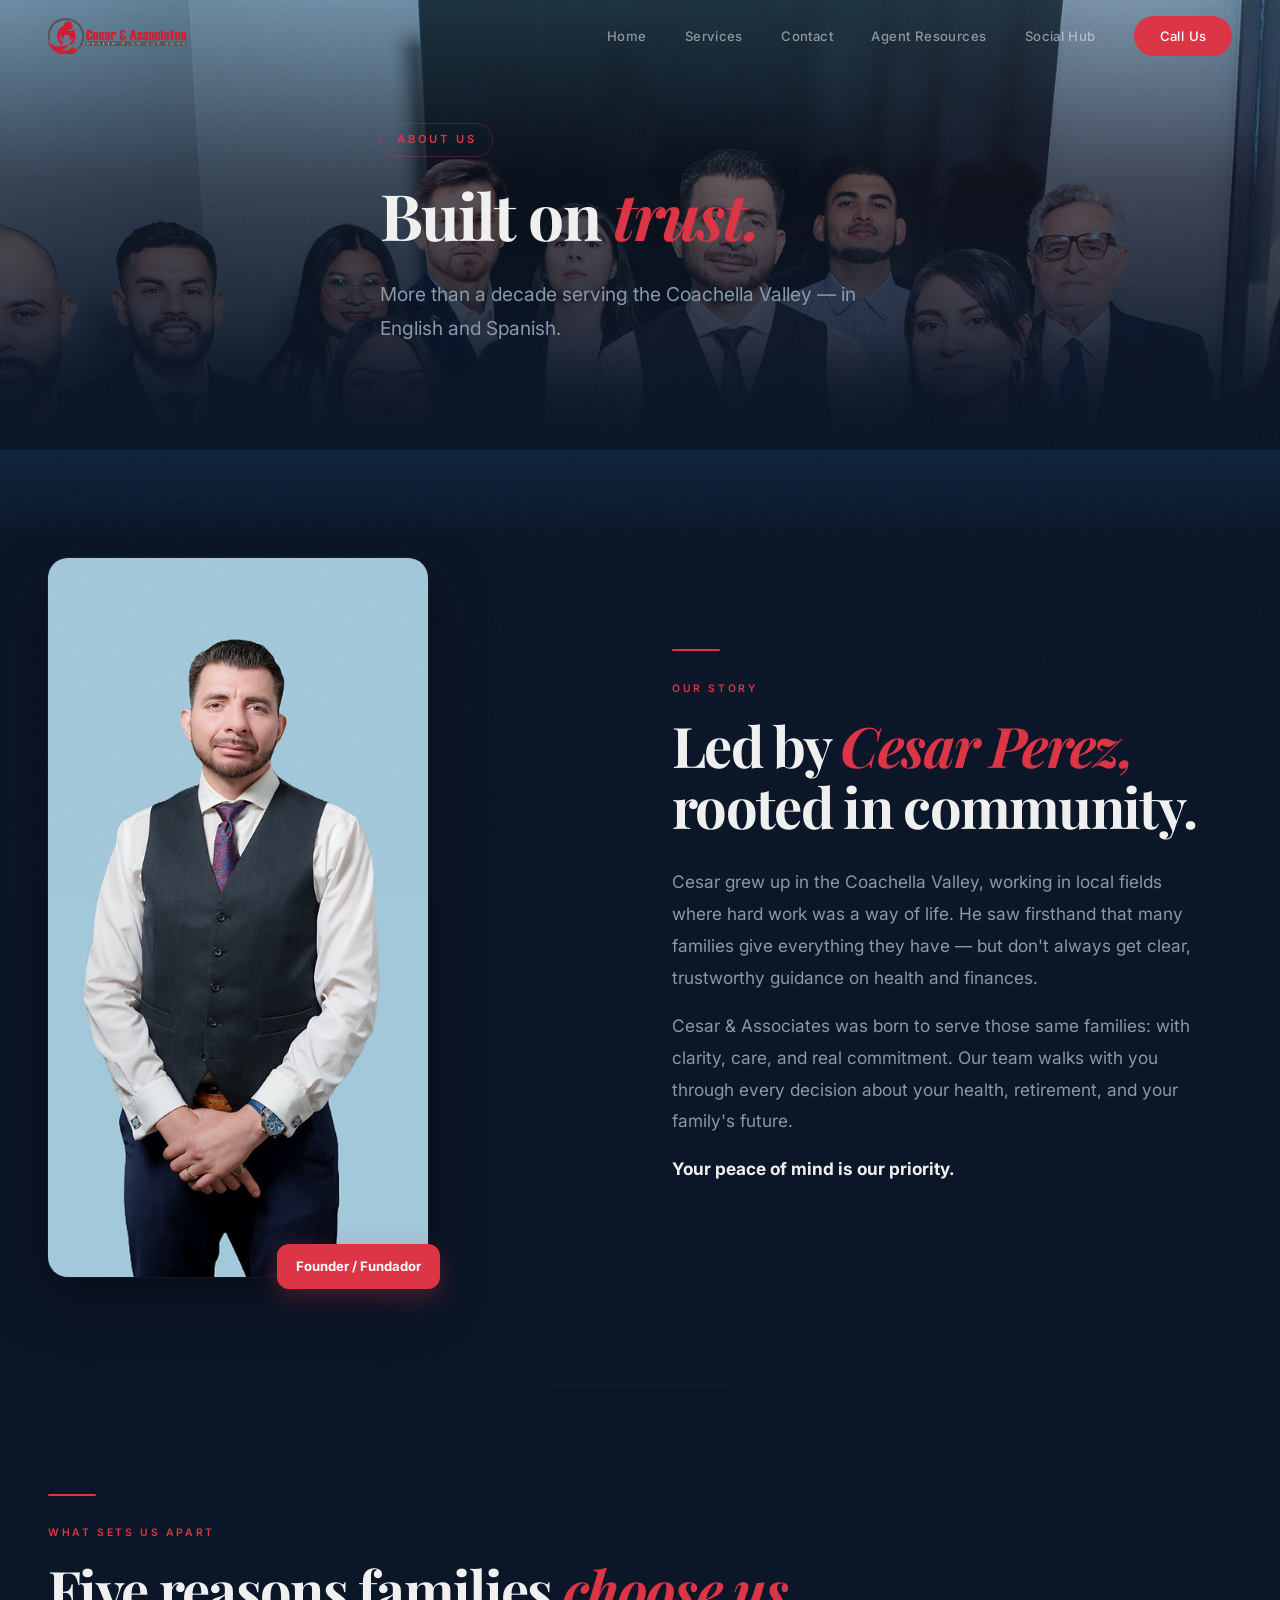
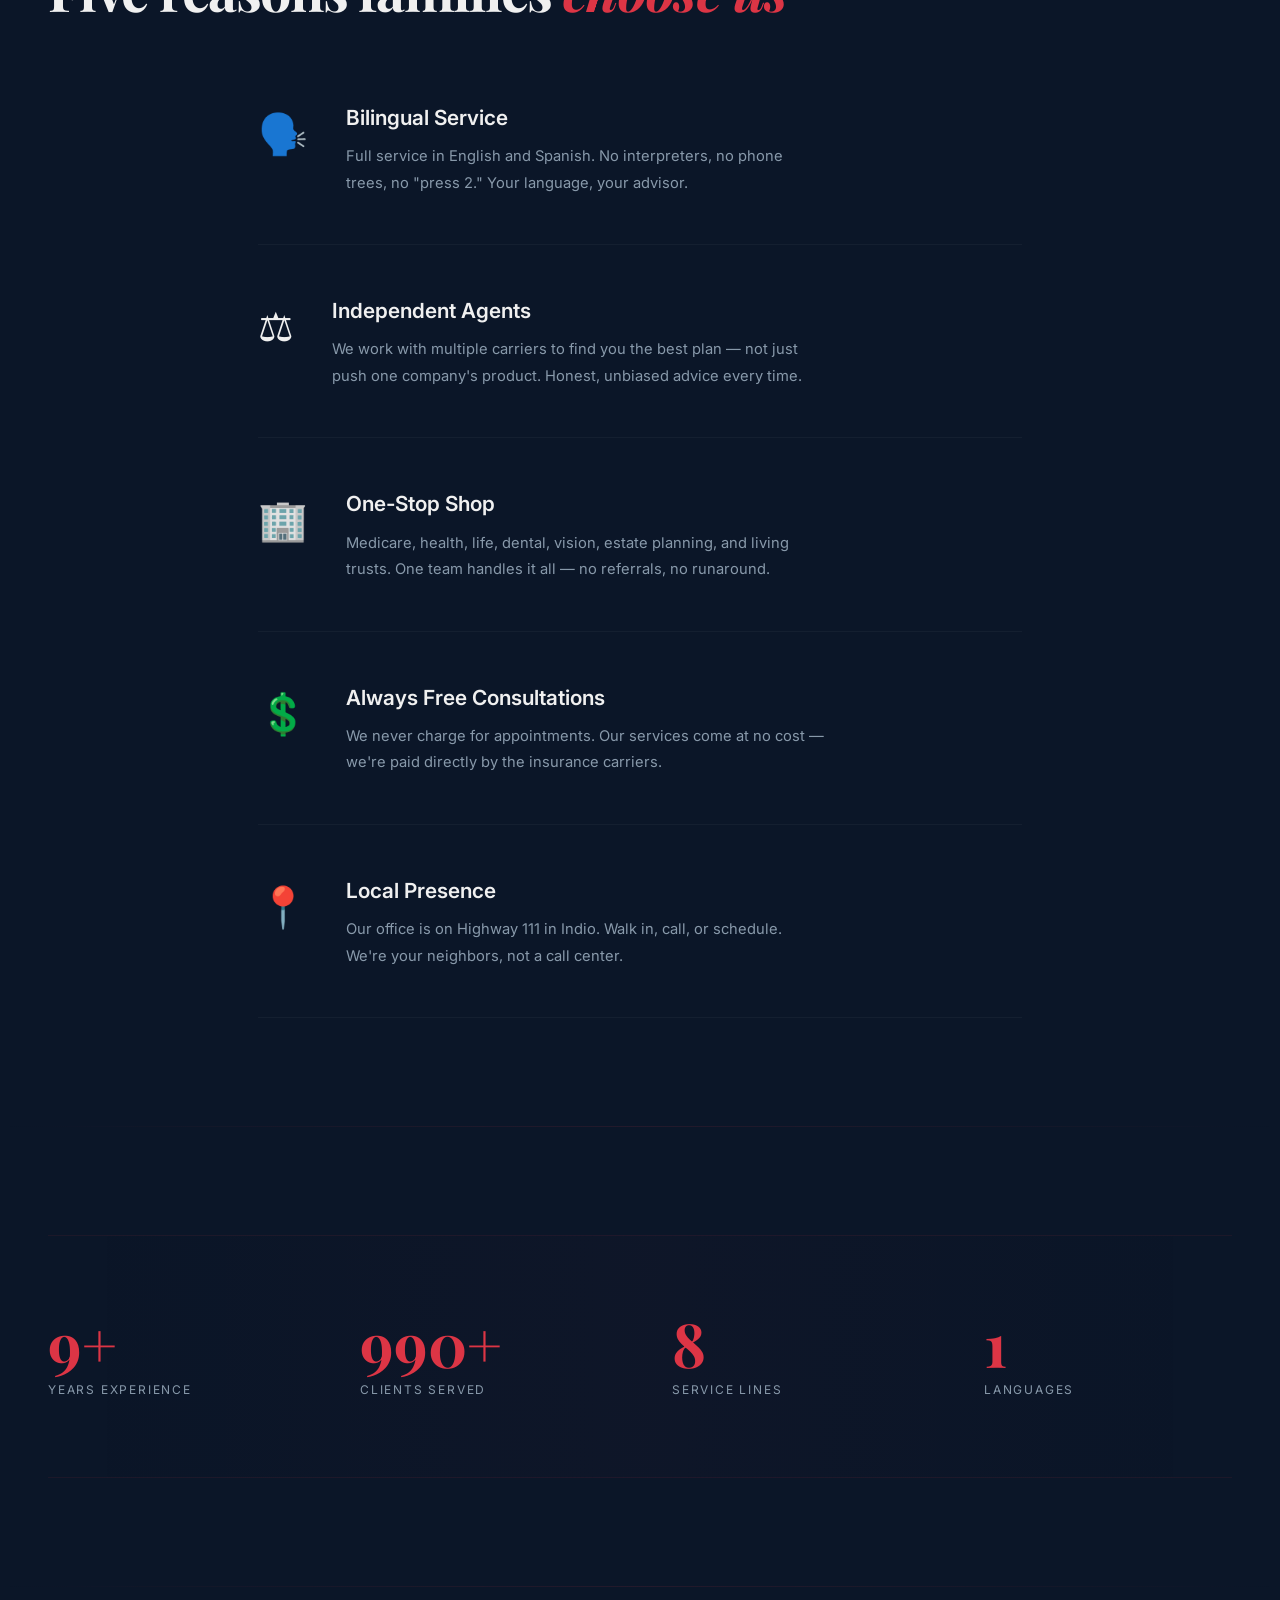
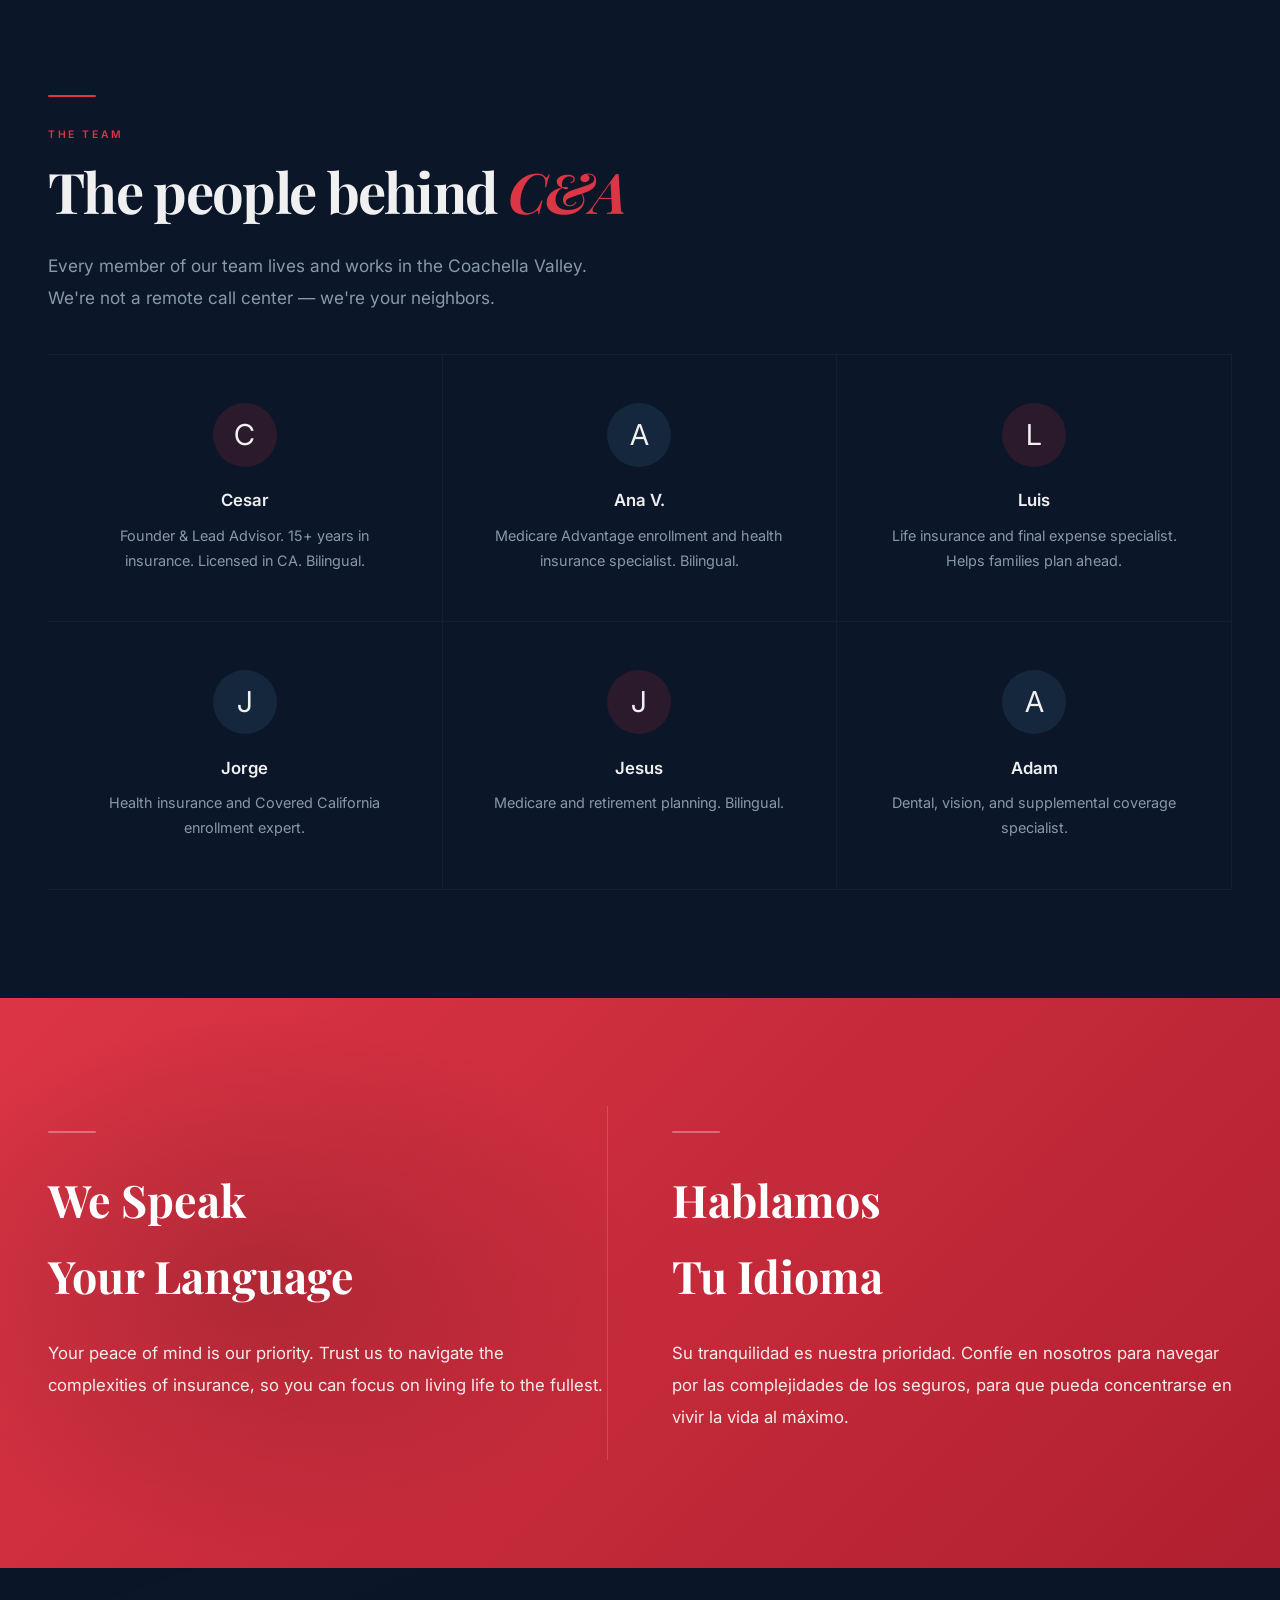
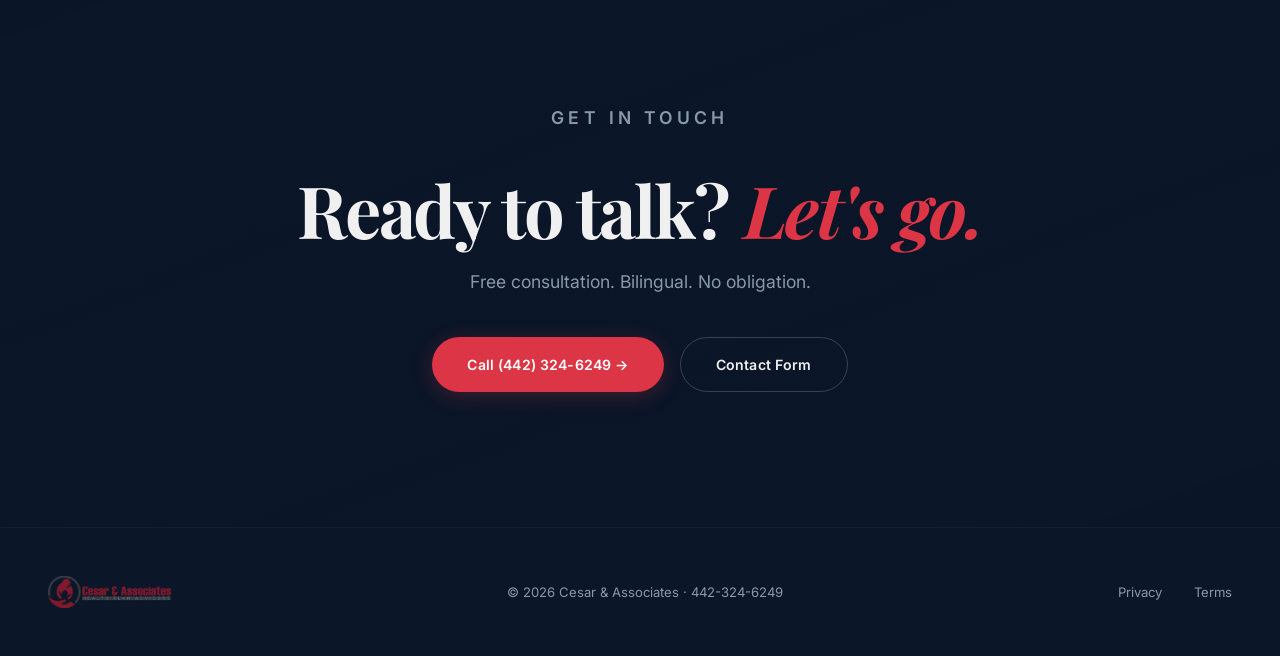
<file: about.html>
<!DOCTYPE html><html lang="en"><head><meta charset="UTF-8"><meta name="viewport" content="width=device-width,initial-scale=1"><title>About — Cesar & Associates</title><style>

@import url('https://fonts.googleapis.com/css2?family=Inter:wght@300;400;500;600;700&family=Playfair+Display:ital,wght@0,400;0,600;0,700;0,800;1,400;1,600&display=swap');
*,*::before,*::after{box-sizing:border-box;margin:0;padding:0}
:root{--bg:#0b1628;--bg2:#101f38;--sky:#4a8db7;--accent:#dc3545;--warm:#e8713a;--text:#f0f0f0;--muted:#8899aa;--font:'Inter',system-ui,sans-serif;--serif:'Playfair Display',Georgia,serif}
html{scroll-behavior:smooth;font-size:16px}
body{background:var(--bg);color:var(--text);font-family:var(--font);line-height:1.7;-webkit-font-smoothing:antialiased;overflow-x:hidden}
img{max-width:100%;display:block}
a{color:var(--accent);text-decoration:none;transition:all .3s ease}

/* ── GRADIENT BG — sky→navy ─────────── */
body::before{content:'';position:fixed;inset:0;z-index:-2;background:linear-gradient(180deg,#4a8db7 0%,#2a6a94 15%,#163a5c 35%,#0b1628 60%)}

/* ── ANIMATIONS ─────────────────────── */
@keyframes fadeUp{from{opacity:0;transform:translateY(50px)}to{opacity:1;transform:translateY(0)}}
@keyframes float{0%,100%{transform:translateY(0)}50%{transform:translateY(-12px)}}
@keyframes marquee{0%{transform:translateX(0)}100%{transform:translateX(-50%)}}
@keyframes ember-rise{0%{opacity:0;transform:translateY(0)}30%{opacity:.6}100%{opacity:0;transform:translateY(-60px) translateX(10px)}}
@keyframes trail-draw{from{stroke-dashoffset:1200}to{stroke-dashoffset:0}}
.reveal{opacity:0;transform:translateY(50px);transition:opacity 1s cubic-bezier(.22,1,.36,1),transform 1s cubic-bezier(.22,1,.36,1)}
.reveal.vis{opacity:1;transform:none}
.reveal-left{opacity:0;transform:translateX(-60px);transition:all 1s cubic-bezier(.22,1,.36,1)}
.reveal-left.vis{opacity:1;transform:none}
.reveal-right{opacity:0;transform:translateX(60px);transition:all 1s cubic-bezier(.22,1,.36,1)}
.reveal-right.vis{opacity:1;transform:none}
.d1{transition-delay:.1s}.d2{transition-delay:.2s}.d3{transition-delay:.3s}.d4{transition-delay:.4s}

/* ── NAV ────────────────────────────── */
nav{position:fixed;top:0;left:0;right:0;z-index:100;padding:1rem 0;transition:all .5s}
nav.scrolled{background:rgba(11,22,40,.92);backdrop-filter:blur(24px);-webkit-backdrop-filter:blur(24px);box-shadow:0 1px 0 rgba(255,255,255,.04)}
.nav-inner{max-width:1400px;margin:0 auto;padding:0 clamp(1.5rem,4vw,3rem);display:flex;justify-content:space-between;align-items:center}
.nav-logo img{height:36px;width:auto}
.nav-links{display:flex;gap:clamp(1rem,3vw,2.5rem);align-items:center}
.nav-links a{color:rgba(240,240,240,.55);font-size:.82rem;font-weight:500;letter-spacing:.03em;transition:color .3s}
.nav-links a:hover{color:var(--text)}
.btn-nav{padding:.55rem 1.6rem;border-radius:100px;background:var(--accent);color:#fff!important;font-weight:600;font-size:.8rem;transition:all .4s cubic-bezier(.22,1,.36,1)}
.btn-nav:hover{transform:translateY(-2px);box-shadow:0 8px 30px rgba(220,53,69,.35)}
.menu-btn{display:none;background:none;border:none;color:var(--text);font-size:1.5rem;cursor:pointer}
@media(max-width:768px){.menu-btn{display:block}.nav-links{display:none;position:absolute;top:100%;left:0;right:0;flex-direction:column;background:rgba(11,22,40,.96);backdrop-filter:blur(20px);padding:2rem clamp(1.5rem,4vw,3rem);gap:1.5rem;border-bottom:1px solid rgba(255,255,255,.04)}.nav-links.open{display:flex}}

/* ── LAYOUT ─────────────────────────── */
.wrap{max-width:1400px;margin:0 auto;padding:0 clamp(1.5rem,4vw,3rem)}
.wrap-narrow{max-width:860px;margin:0 auto;padding:0 clamp(1.5rem,4vw,3rem)}
.wrap-wide{max-width:1600px;margin:0 auto;padding:0 clamp(1rem,3vw,2rem)}

/* ── HERO ───────────────────────────── */
.hero{min-height:100vh;display:flex;align-items:flex-end;padding:0 0 clamp(5rem,12vh,9rem);position:relative;overflow:hidden;background:url('assets/hero-bg.jpg') center top/cover no-repeat}
.hero::before{content:'';position:absolute;inset:0;background:linear-gradient(180deg,rgba(74,141,183,.3) 0%,rgba(11,22,40,.6) 40%,rgba(11,22,40,.92) 85%,#0b1628 100%);z-index:1}
.hero::after{content:'';position:absolute;bottom:0;left:0;right:0;height:120px;background:linear-gradient(transparent,#0b1628);z-index:1}
.hero .wrap{position:relative;z-index:2}
.hero-tag{display:inline-block;font-size:.7rem;font-weight:600;letter-spacing:.25em;text-transform:uppercase;color:var(--accent);margin-bottom:1.5rem;padding:.4rem 1rem;border:1px solid rgba(220,53,69,.3);border-radius:100px}
.hero h1{font-family:var(--serif);font-size:clamp(2.8rem,7vw,6rem);font-weight:700;line-height:1.05;letter-spacing:-.03em;margin-bottom:clamp(1rem,3vw,1.8rem)}
.hero h1 em{font-style:italic;color:var(--accent)}
.hero-sub{font-size:clamp(1rem,1.8vw,1.2rem);color:var(--muted);max-width:520px;line-height:1.8;margin-bottom:2.5rem}
.hero-actions{display:flex;gap:1.2rem;flex-wrap:wrap;align-items:center}
.hero-contact{display:flex;flex-direction:column;gap:.3rem;margin-top:2rem;font-size:.85rem;color:rgba(240,240,240,.4)}
.hero-contact a{color:rgba(240,240,240,.6);transition:color .3s}
.hero-contact a:hover{color:var(--accent)}

.btn{display:inline-flex;align-items:center;gap:.5rem;padding:.9rem 2.2rem;border-radius:100px;font-weight:600;font-size:.88rem;cursor:pointer;transition:all .4s cubic-bezier(.22,1,.36,1);border:none;font-family:var(--font);letter-spacing:.01em}
.btn-p{background:var(--accent);color:#fff;box-shadow:0 4px 20px rgba(220,53,69,.25)}
.btn-p:hover{transform:translateY(-3px);box-shadow:0 12px 40px rgba(220,53,69,.35)}
.btn-o{border:1.5px solid rgba(240,240,240,.2);color:var(--text);background:transparent}
.btn-o:hover{background:rgba(255,255,255,.05);border-color:rgba(240,240,240,.4)}

/* ── ORBS ───────────────────────────── */
.orb{position:absolute;border-radius:50%;pointer-events:none;filter:blur(80px);z-index:0}
.orb-1{width:clamp(300px,40vw,600px);height:clamp(300px,40vw,600px);background:rgba(220,53,69,.06);top:-10%;right:-5%;animation:float 12s ease-in-out infinite}
.orb-2{width:clamp(200px,30vw,450px);height:clamp(200px,30vw,450px);background:rgba(74,141,183,.06);bottom:5%;left:-8%;animation:float 16s ease-in-out infinite reverse}

/* ── MARQUEE ────────────────────────── */
.marquee{overflow:hidden;white-space:nowrap;padding:1.2rem 0;border-top:1px solid rgba(255,255,255,.04);border-bottom:1px solid rgba(255,255,255,.04);background:linear-gradient(135deg,rgba(220,53,69,.02) 0%,transparent 50%,rgba(74,141,183,.02) 100%)}
.marquee-inner{display:inline-flex;animation:marquee 30s linear infinite}
.marquee-item{font-family:var(--serif);font-size:clamp(1rem,2.5vw,1.5rem);color:rgba(240,240,240,.1);padding:0 2rem;font-weight:600;display:inline-flex;align-items:center;gap:2rem}
.marquee-item::after{content:'\2726';color:rgba(220,53,69,.2);font-size:.8em}

/* ── SECTIONS ───────────────────────── */
.sec{padding:clamp(5rem,12vh,9rem) 0;position:relative}
.sec-label{font-size:.65rem;font-weight:600;letter-spacing:.25em;text-transform:uppercase;color:var(--accent);margin-bottom:1rem}
.sec-title{font-family:var(--serif);font-size:clamp(2rem,5vw,3.5rem);font-weight:700;line-height:1.1;letter-spacing:-.03em;margin-bottom:clamp(1rem,3vw,1.8rem)}
.sec-title em{color:var(--accent);font-style:italic}
.sec-sub{color:var(--muted);font-size:clamp(.95rem,1.5vw,1.08rem);max-width:540px;line-height:1.85}
.divider{width:48px;height:2px;background:var(--accent);margin-bottom:1.8rem;border-radius:2px}
.hr{border:none;height:1px;background:linear-gradient(90deg,transparent,rgba(220,53,69,.12),transparent);margin:0}

/* ── SPLIT ──────────────────────────── */
.split{display:grid;grid-template-columns:1fr;gap:clamp(2rem,5vw,4rem);align-items:center}
@media(min-width:768px){.split{grid-template-columns:1fr 1fr}}

/* ── PORTRAIT ───────────────────────── */
.portrait-wrap{position:relative;max-width:380px}
.portrait-img{border-radius:20px;overflow:hidden;box-shadow:0 20px 60px rgba(0,0,0,.4),0 0 0 1px rgba(255,255,255,.05)}
.portrait-img img{width:100%;height:auto;display:block}
.portrait-badge{position:absolute;bottom:-12px;right:-12px;background:var(--accent);color:#fff;padding:.7rem 1.2rem;border-radius:12px;font-weight:700;font-size:.82rem;box-shadow:0 8px 25px rgba(220,53,69,.3)}

/* ── FEATURES ───────────────────────── */
.features{display:grid;grid-template-columns:1fr;gap:0}
@media(min-width:640px){.features{grid-template-columns:repeat(2,1fr)}}
@media(min-width:960px){.features{grid-template-columns:repeat(3,1fr)}}
.feature{padding:clamp(2rem,4vw,3rem);border-bottom:1px solid rgba(255,255,255,.04);border-right:1px solid rgba(255,255,255,.04);transition:background .4s}
.feature:hover{background:rgba(220,53,69,.03)}
.feature-icon{font-size:1.5rem;margin-bottom:1.2rem;display:inline-flex;align-items:center;justify-content:center;width:48px;height:48px;border-radius:14px;background:rgba(220,53,69,.08);transition:all .3s}
.feature:hover .feature-icon{background:rgba(220,53,69,.15);transform:scale(1.05)}
.feature h3{font-size:1.05rem;font-weight:600;margin-bottom:.5rem}
.feature p{color:var(--muted);font-size:.9rem;line-height:1.75}

/* ── NUMBERED STEPS ─────────────────── */
.num-list{counter-reset:num}
.num-item{display:grid;grid-template-columns:auto 1fr;gap:clamp(1.5rem,3vw,2.5rem);padding:clamp(2rem,4vw,3rem) 0;border-bottom:1px solid rgba(255,255,255,.04);align-items:start}
.num-item::before{content:attr(data-icon);font-size:clamp(1.8rem,3.5vw,2.5rem)}
.num-item h3{font-size:clamp(1.1rem,2vw,1.3rem);font-weight:600;margin-bottom:.5rem}
.num-item p{color:var(--muted);font-size:.92rem;line-height:1.8;max-width:480px}

/* ── STATS ──────────────────────────── */
.stats-row{display:flex;flex-wrap:wrap;gap:clamp(2rem,5vw,4rem);padding:clamp(3rem,6vw,5rem) 0;border-top:1px solid rgba(220,53,69,.08);border-bottom:1px solid rgba(220,53,69,.08);background:linear-gradient(90deg,transparent,rgba(220,53,69,.02),transparent)}
.stat-item{flex:1;min-width:140px}
.stat-num{font-family:var(--serif);font-size:clamp(2.5rem,5vw,3.8rem);font-weight:700;color:var(--accent);line-height:1}
.stat-label{font-size:.75rem;color:var(--muted);text-transform:uppercase;letter-spacing:.15em;margin-top:.4rem}

/* ── BILINGUAL BLOCK ────────────────── */
.bilingual{background:linear-gradient(135deg,var(--accent),#b02030);color:#fff;position:relative;overflow:hidden}
.bilingual::before{content:'';position:absolute;inset:0;background:radial-gradient(ellipse 50% 80% at 20% 50%,rgba(0,0,0,.15) 0%,transparent 60%)}
.bilingual .wrap{position:relative;z-index:1}
.bilingual h2{font-family:var(--serif);font-size:clamp(1.8rem,4vw,2.8rem);font-weight:700;margin-bottom:1.5rem}
.bilingual p{font-size:clamp(.95rem,1.5vw,1.05rem);line-height:1.9;opacity:.9;max-width:600px}
.bi-split{display:grid;grid-template-columns:1fr;gap:clamp(2rem,5vw,4rem)}
@media(min-width:768px){.bi-split{grid-template-columns:1fr 1fr}}
.bi-col{padding:clamp(1rem,2vw,2rem) 0}
@media(min-width:768px){.bi-col:first-child{border-right:1px solid rgba(255,255,255,.15)}}

/* ── PARTNER LOGOS ──────────────────── */
.partners-img{max-width:700px;margin:2.5rem auto 0;opacity:.85;transition:opacity .4s}
.partners-img:hover{opacity:1}
.partners-img img{width:100%;height:auto;border-radius:12px}

/* ── DECORATIVE SVG ─────────────────── */
.deco-wrap{position:relative;overflow:visible;padding:clamp(3rem,6vw,5rem) 0}
.deco-svg{position:absolute;right:clamp(2rem,8vw,8rem);top:0;height:100%;width:auto;max-width:200px;opacity:0;transition:opacity 1.5s ease}
.deco-wrap.vis .deco-svg{opacity:1}
@media(max-width:768px){.deco-svg{right:0;max-width:120px;opacity:.5}}

/* ── CTA ────────────────────────────── */
.cta-sec{padding:clamp(6rem,15vh,10rem) 0;text-align:center;position:relative;overflow:hidden;background:url('assets/cta-bg.jpg') center/cover no-repeat;background-attachment:fixed}
.cta-sec::before{content:'';position:absolute;inset:0;background:linear-gradient(160deg,rgba(11,22,40,.92) 0%,rgba(11,22,40,.85) 50%,rgba(11,22,40,.92) 100%)}
.cta-sec .wrap{position:relative;z-index:1}
.cta-sec h2{font-family:var(--serif);font-size:clamp(2.2rem,6vw,4.5rem);font-weight:700;line-height:1.05;letter-spacing:-.03em;margin-bottom:1.2rem}
.cta-sec h2 em{color:var(--accent);font-style:italic}
.cta-sec p{color:var(--muted);font-size:clamp(.95rem,1.5vw,1.1rem);margin-bottom:2.5rem;max-width:480px;margin-left:auto;margin-right:auto}
@media(max-width:768px){.cta-sec,.hero{background-attachment:scroll}}

/* ── CONTACT FORM ───────────────────── */
.form-grid{display:grid;grid-template-columns:1fr;gap:1.2rem;margin-top:2rem}
@media(min-width:640px){.form-grid{grid-template-columns:1fr 1fr}}
.form-grid .full{grid-column:1/-1}
.form-field label{display:block;font-size:.78rem;color:var(--muted);margin-bottom:.4rem;font-weight:500}
.form-field input,.form-field textarea,.form-field select{width:100%;padding:.85rem 1rem;background:rgba(255,255,255,.04);border:1px solid rgba(255,255,255,.06);border-radius:10px;color:var(--text);font-family:var(--font);font-size:.95rem;transition:all .3s}
.form-field input:focus,.form-field textarea:focus,.form-field select:focus{outline:none;border-color:rgba(220,53,69,.3);box-shadow:0 0 0 3px rgba(220,53,69,.1)}
.form-field textarea{min-height:120px;resize:vertical}

/* ── AGENT RESOURCES ────────────────── */
.resource-card{padding:clamp(1.5rem,3vw,2.5rem);border:1px solid rgba(255,255,255,.05);border-radius:16px;transition:all .4s;background:rgba(255,255,255,.02)}
.resource-card:hover{background:rgba(220,53,69,.03);border-color:rgba(220,53,69,.1)}
.resource-card h3{font-size:1.05rem;font-weight:600;margin-bottom:.5rem}
.resource-card p{color:var(--muted);font-size:.9rem;line-height:1.75}
.resource-grid{display:grid;grid-template-columns:1fr;gap:1.5rem;margin-top:2rem}
@media(min-width:640px){.resource-grid{grid-template-columns:repeat(2,1fr)}}

/* ── FOOTER ─────────────────────────── */
footer{padding:3rem 0;border-top:1px solid rgba(255,255,255,.04);font-size:.82rem;color:var(--muted)}
footer .wrap{display:flex;flex-wrap:wrap;justify-content:space-between;align-items:center;gap:1.5rem}
footer a{color:var(--muted);transition:color .3s}
footer a:hover{color:var(--accent)}
.foot-links{display:flex;gap:2rem}
.foot-logo img{height:32px;width:auto;opacity:.6}

/* ── GRAIN ──────────────────────────── */
body::after{content:'';position:fixed;inset:0;pointer-events:none;z-index:9999;opacity:.018;background-image:url("data:image/svg+xml,%3Csvg viewBox='0 0 512 512' xmlns='http://www.w3.org/2000/svg'%3E%3Cfilter id='n'%3E%3CfeTurbulence type='fractalNoise' baseFrequency='.65' numOctaves='3' stitchTiles='stitch'/%3E%3C/filter%3E%3Crect width='100%25' height='100%25' filter='url(%23n)'/%3E%3C/svg%3E")}

/* ── QUOTE ──────────────────────────── */
.quote-text{font-family:var(--serif);font-size:clamp(1.3rem,3vw,1.8rem);font-weight:400;font-style:italic;line-height:1.5;color:rgba(240,240,240,.8);max-width:650px;position:relative;padding-left:clamp(1.5rem,3vw,2.5rem)}
.quote-text::before{content:'';position:absolute;left:0;top:0;bottom:0;width:3px;background:var(--accent);border-radius:2px}
.quote-author{margin-top:1rem;font-size:.85rem;color:var(--muted);padding-left:clamp(1.5rem,3vw,2.5rem)}
</style></head><body><nav><div class="nav-inner"><a href="/" class="nav-logo"><img src="assets/nav-logo.png" alt="Cesar & Associates"></a><button class="menu-btn" aria-label="Menu">&#9776;</button><div class="nav-links"><a href="/">Home</a><a href="/services.html">Services</a><a href="/contact.html">Contact</a><a href="/agents.html">Agent Resources</a><a href="/socials.html">Social Hub</a><a href="tel:+14423246249" class="btn-nav">Call Us</a></div></div></nav>

<section class="hero" style="min-height:50vh;align-items:flex-end;padding-bottom:4rem">
<div class="orb orb-1"></div>
<div class="wrap">
<span class="hero-tag reveal">About Us</span>
<h1 class="reveal d1" style="font-size:clamp(2.2rem,5vw,4rem)">Built on <em>trust.</em></h1>
<p class="hero-sub reveal d2">More than a decade serving the Coachella Valley — in English and Spanish.</p>
</div>
</section>

<!-- CESAR -->
<section class="sec"><div class="wrap"><div class="split">
<div class="reveal-left">
<div class="portrait-wrap">
<div class="portrait-img"><img src="assets/cesar-portrait.jpg" alt="Cesar Perez"></div>
<div class="portrait-badge">Founder / Fundador</div>
</div>
</div>
<div class="reveal-right">
<div class="divider"></div>
<p class="sec-label">Our Story</p>
<h2 class="sec-title">Led by <em>Cesar Perez,</em><br>rooted in community.</h2>
<p class="sec-sub">Cesar grew up in the Coachella Valley, working in local fields where hard work was a way of life. He saw firsthand that many families give everything they have — but don't always get clear, trustworthy guidance on health and finances.</p>
<p class="sec-sub" style="margin-top:1rem">Cesar &amp; Associates was born to serve those same families: with clarity, care, and real commitment. Our team walks with you through every decision about your health, retirement, and your family's future.</p>
<p class="sec-sub" style="margin-top:1rem"><strong style="color:var(--text)">Your peace of mind is our priority.</strong></p>
</div>
</div></div></section>

<hr class="hr">

<!-- WHAT SETS US APART -->
<section class="sec"><div class="wrap">
<div class="divider reveal"></div>
<p class="sec-label reveal">What Sets Us Apart</p>
<h2 class="sec-title reveal">Five reasons families <em>choose us</em></h2>
</div>
<div class="wrap-narrow" style="margin-top:2rem">
<div class="num-list">
<div class="num-item reveal" data-icon="🗣️"><div><h3>Bilingual Service</h3><p>Full service in English and Spanish. No interpreters, no phone trees, no "press 2." Your language, your advisor.</p></div></div>
<div class="num-item reveal d1" data-icon="⚖️"><div><h3>Independent Agents</h3><p>We work with multiple carriers to find you the best plan — not just push one company's product. Honest, unbiased advice every time.</p></div></div>
<div class="num-item reveal d2" data-icon="🏢"><div><h3>One-Stop Shop</h3><p>Medicare, health, life, dental, vision, estate planning, and living trusts. One team handles it all — no referrals, no runaround.</p></div></div>
<div class="num-item reveal d3" data-icon="💲"><div><h3>Always Free Consultations</h3><p>We never charge for appointments. Our services come at no cost — we're paid directly by the insurance carriers.</p></div></div>
<div class="num-item reveal d4" data-icon="📍"><div><h3>Local Presence</h3><p>Our office is on Highway 111 in Indio. Walk in, call, or schedule. We're your neighbors, not a call center.</p></div></div>
</div>
</div></section>

<hr class="hr">

<!-- STATS -->
<section class="sec"><div class="wrap"><div class="stats-row reveal">
<div class="stat-item"><div class="stat-num" data-t="10" data-s="+">0</div><div class="stat-label">Years experience</div></div>
<div class="stat-item"><div class="stat-num" data-t="1000" data-s="+">0</div><div class="stat-label">Clients served</div></div>
<div class="stat-item"><div class="stat-num" data-t="9">0</div><div class="stat-label">Service lines</div></div>
<div class="stat-item"><div class="stat-num" data-t="2">0</div><div class="stat-label">Languages</div></div>
</div></div></section>

<hr class="hr">

<!-- TEAM -->
<section class="sec"><div class="wrap">
<div class="divider reveal"></div>
<p class="sec-label reveal">The Team</p>
<h2 class="sec-title reveal">The people behind <em>C&amp;A</em></h2>
<p class="sec-sub reveal">Every member of our team lives and works in the Coachella Valley. We're not a remote call center — we're your neighbors.</p>
</div>
<div class="wrap" style="margin-top:2.5rem"><div class="features reveal" style="border-top:1px solid rgba(255,255,255,.04)">
<div class="feature" style="text-align:center"><div class="feature-icon" style="margin:0 auto 1.2rem;background:rgba(220,53,69,.15);font-size:1.8rem;width:64px;height:64px;border-radius:50%">C</div><h3>Cesar</h3><p>Founder &amp; Lead Advisor. 15+ years in insurance. Licensed in CA. Bilingual.</p></div>
<div class="feature" style="text-align:center"><div class="feature-icon" style="margin:0 auto 1.2rem;background:rgba(74,141,183,.15);font-size:1.8rem;width:64px;height:64px;border-radius:50%">A</div><h3>Ana V.</h3><p>Medicare Advantage enrollment and health insurance specialist. Bilingual.</p></div>
<div class="feature" style="text-align:center"><div class="feature-icon" style="margin:0 auto 1.2rem;background:rgba(220,53,69,.15);font-size:1.8rem;width:64px;height:64px;border-radius:50%">L</div><h3>Luis</h3><p>Life insurance and final expense specialist. Helps families plan ahead.</p></div>
<div class="feature" style="text-align:center"><div class="feature-icon" style="margin:0 auto 1.2rem;background:rgba(74,141,183,.15);font-size:1.8rem;width:64px;height:64px;border-radius:50%">J</div><h3>Jorge</h3><p>Health insurance and Covered California enrollment expert.</p></div>
<div class="feature" style="text-align:center"><div class="feature-icon" style="margin:0 auto 1.2rem;background:rgba(220,53,69,.15);font-size:1.8rem;width:64px;height:64px;border-radius:50%">J</div><h3>Jesus</h3><p>Medicare and retirement planning. Bilingual.</p></div>
<div class="feature" style="text-align:center"><div class="feature-icon" style="margin:0 auto 1.2rem;background:rgba(74,141,183,.15);font-size:1.8rem;width:64px;height:64px;border-radius:50%">A</div><h3>Adam</h3><p>Dental, vision, and supplemental coverage specialist.</p></div>
</div></div></section>

<!-- BILINGUAL -->
<section class="sec bilingual"><div class="wrap"><div class="bi-split">
<div class="bi-col reveal-left">
<div class="divider" style="background:rgba(255,255,255,.3)"></div>
<h2>We Speak<br>Your Language</h2>
<p>Your peace of mind is our priority. Trust us to navigate the complexities of insurance, so you can focus on living life to the fullest.</p>
</div>
<div class="bi-col reveal-right">
<div class="divider" style="background:rgba(255,255,255,.3)"></div>
<h2>Hablamos<br>Tu Idioma</h2>
<p>Su tranquilidad es nuestra prioridad. Confíe en nosotros para navegar por las complejidades de los seguros, para que pueda concentrarse en vivir la vida al máximo.</p>
</div>
</div></div></section>

<!-- CTA -->
<section class="cta-sec"><div class="wrap">
<p class="sec-label reveal">Get in Touch</p>
<h2 class="reveal">Ready to talk? <em>Let's go.</em></h2>
<p class="reveal">Free consultation. Bilingual. No obligation.</p>
<div class="reveal" style="display:flex;gap:1rem;justify-content:center;flex-wrap:wrap">
<a href="tel:+14423246249" class="btn btn-p">Call (442) 324-6249 →</a>
<a href="/contact.html" class="btn btn-o">Contact Form</a>
</div>
</div></section>
<footer><div class="wrap"><div class="foot-logo"><img src="assets/footer-logo.png" alt="Cesar & Associates"></div><div>&copy; 2026 Cesar & Associates · 442-324-6249</div><div class="foot-links"><a href="privacy.html">Privacy</a><a href="terms.html">Terms</a></div></div></footer><script>

const obs=new IntersectionObserver(e=>{e.forEach(x=>{if(x.isIntersecting){x.target.classList.add('vis');obs.unobserve(x.target)}})},{threshold:.08,rootMargin:'0px 0px -30px 0px'});
document.querySelectorAll('.reveal,.reveal-left,.reveal-right,.deco-wrap').forEach(e=>obs.observe(e));
const nav=document.querySelector('nav');
window.addEventListener('scroll',()=>nav&&nav.classList.toggle('scrolled',scrollY>60));
document.querySelector('.menu-btn')?.addEventListener('click',()=>document.querySelector('.nav-links')?.classList.toggle('open'));
const cObs=new IntersectionObserver(e=>{e.forEach(x=>{if(x.isIntersecting){const t=x.target,n=parseFloat(t.dataset.t),p=t.dataset.p||'',s=t.dataset.s||'',d=1600,st=performance.now(),step=now=>{const pr=Math.min((now-st)/d,1),ea=1-Math.pow(1-pr,4),c=n%1!==0?(ea*n).toFixed(1):Math.floor(ea*n);t.textContent=p+c+s;if(pr<1)requestAnimationFrame(step)};requestAnimationFrame(step);cObs.unobserve(t)}})},{threshold:.5});
document.querySelectorAll('[data-t]').forEach(e=>cObs.observe(e));
document.querySelectorAll('a[href^="#"]').forEach(a=>a.addEventListener('click',e=>{const t=document.querySelector(a.getAttribute('href'));if(t){e.preventDefault();t.scrollIntoView({behavior:'smooth',block:'start'});document.querySelector('.nav-links')?.classList.remove('open')}}));
</script></body></html>
</file>
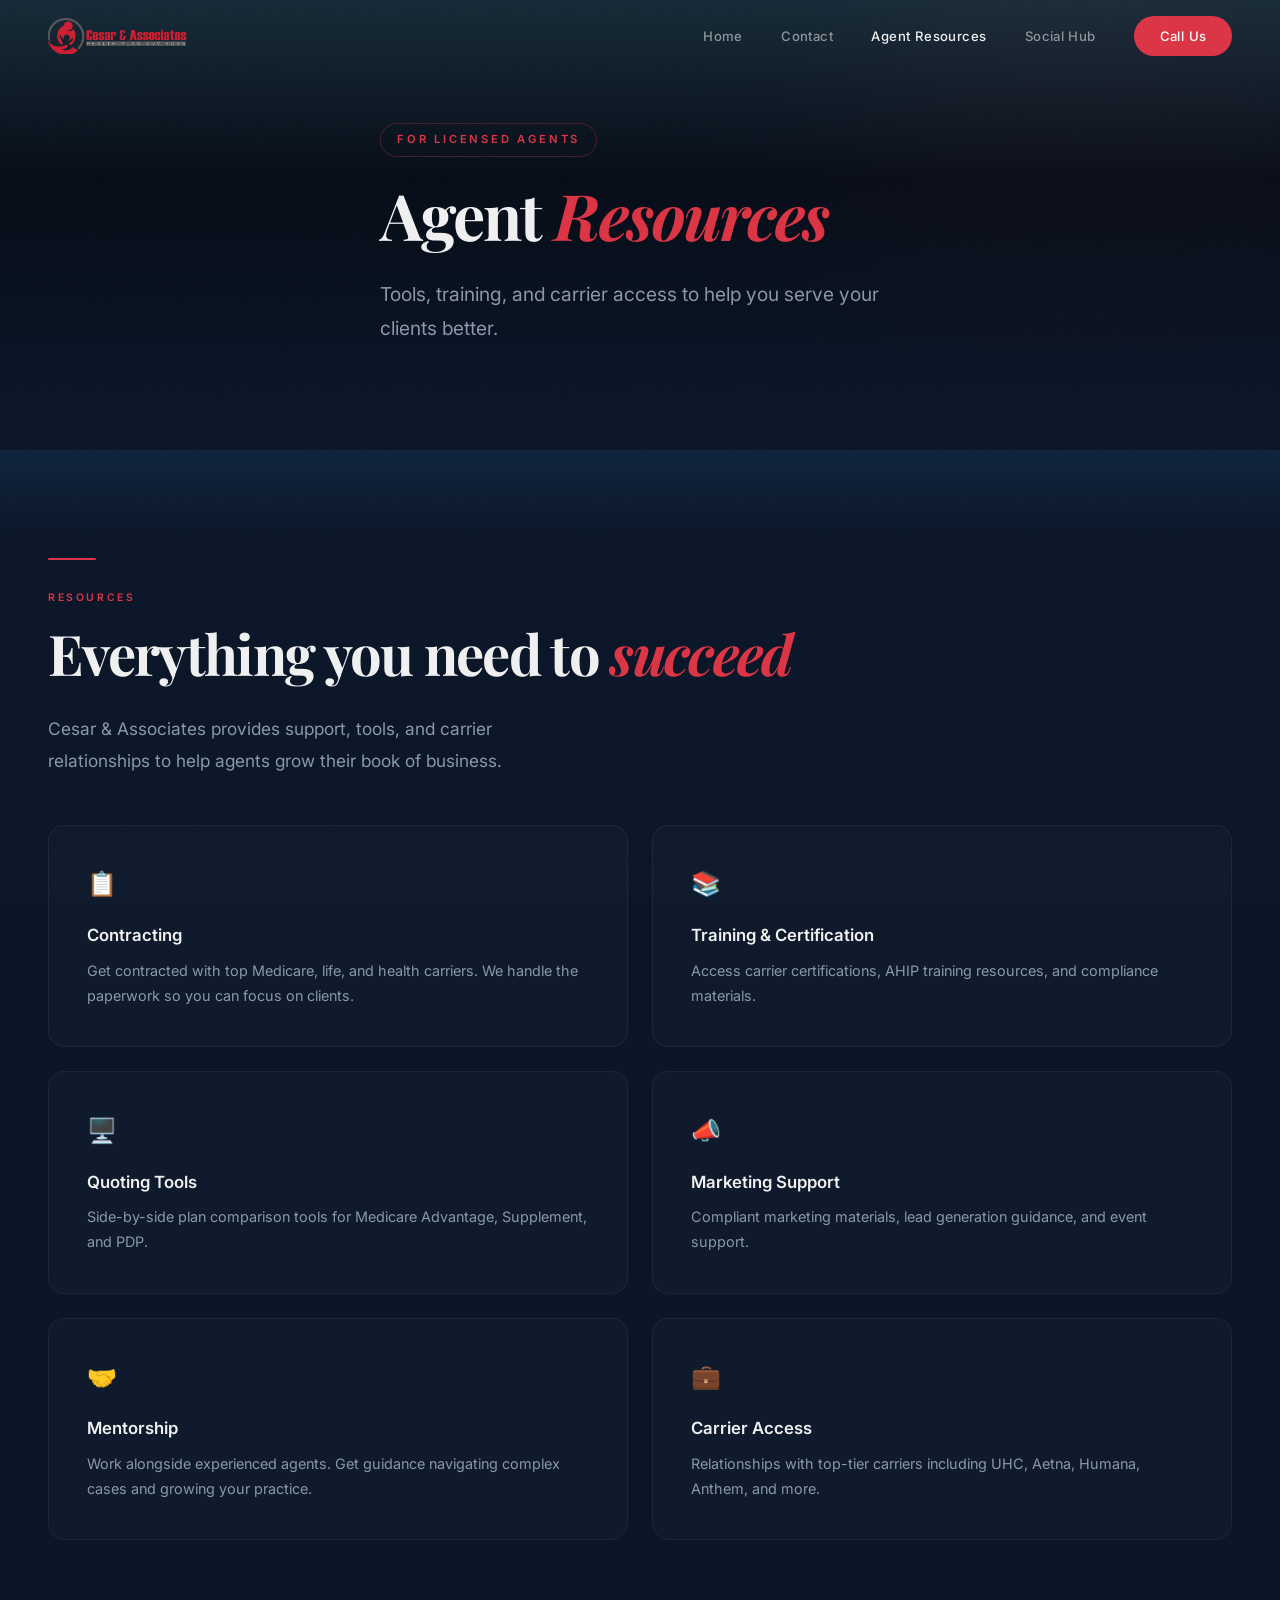
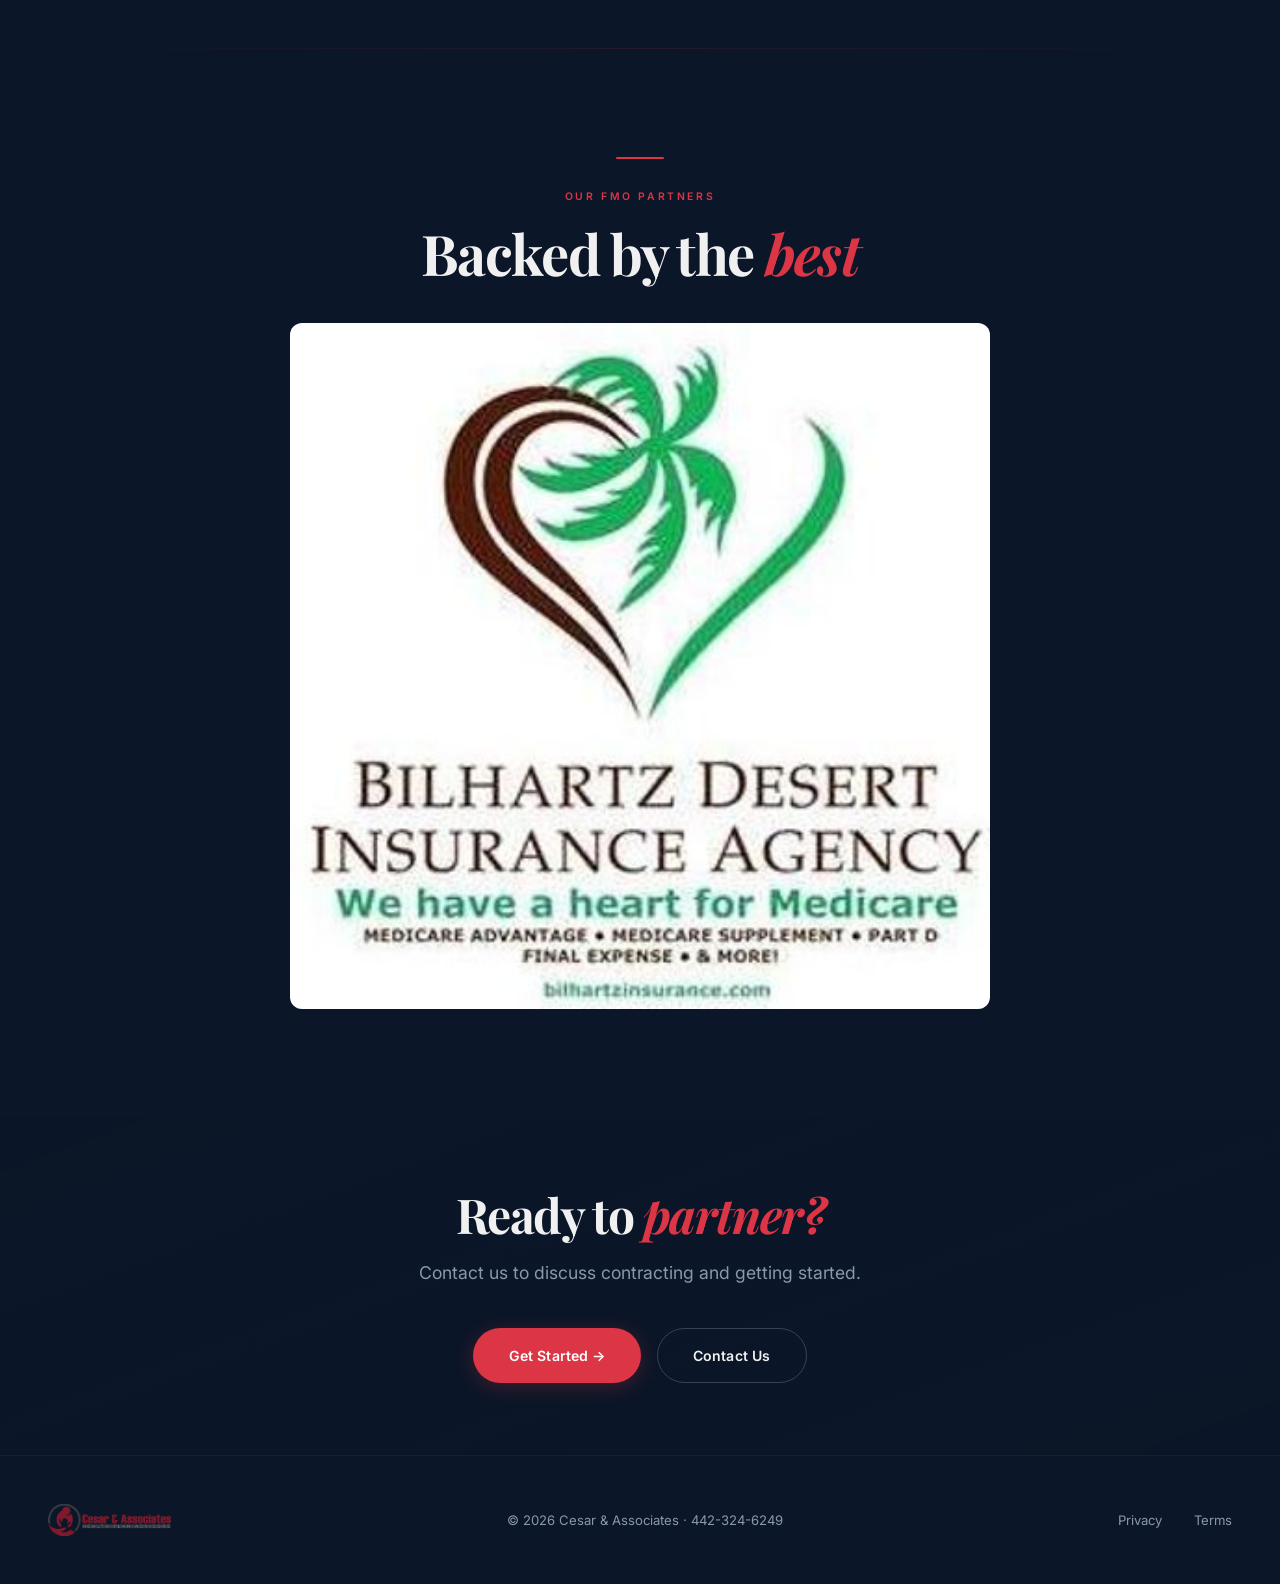
<file: agents.html>
<!DOCTYPE html><html lang="en"><head><meta charset="UTF-8"><meta name="viewport" content="width=device-width,initial-scale=1"><title>Agent Resources — Cesar & Associates</title><style>
@import url('https://fonts.googleapis.com/css2?family=Inter:wght@300;400;500;600;700&family=Playfair+Display:ital,wght@0,400;0,600;0,700;0,800;1,400;1,600&display=swap');
*,*::before,*::after{box-sizing:border-box;margin:0;padding:0}
:root{--bg:#0b1628;--bg2:#101f38;--sky:#4a8db7;--accent:#dc3545;--warm:#e8713a;--text:#f0f0f0;--muted:#8899aa;--font:'Inter',system-ui,sans-serif;--serif:'Playfair Display',Georgia,serif}
html{scroll-behavior:smooth;font-size:16px}
body{background:var(--bg);color:var(--text);font-family:var(--font);line-height:1.7;-webkit-font-smoothing:antialiased;overflow-x:hidden}
img{max-width:100%;display:block}
a{color:var(--accent);text-decoration:none;transition:all .3s ease}

/* ── GRADIENT BG — sky→navy ─────────── */
body::before{content:'';position:fixed;inset:0;z-index:-2;background:linear-gradient(180deg,#4a8db7 0%,#2a6a94 15%,#163a5c 35%,#0b1628 60%)}

/* ── ANIMATIONS ─────────────────────── */
@keyframes fadeUp{from{opacity:0;transform:translateY(50px)}to{opacity:1;transform:translateY(0)}}
@keyframes float{0%,100%{transform:translateY(0)}50%{transform:translateY(-12px)}}
@keyframes marquee{0%{transform:translateX(0)}100%{transform:translateX(-50%)}}
@keyframes ember-rise{0%{opacity:0;transform:translateY(0)}30%{opacity:.6}100%{opacity:0;transform:translateY(-60px) translateX(10px)}}
@keyframes trail-draw{from{stroke-dashoffset:1200}to{stroke-dashoffset:0}}
.reveal{opacity:0;transform:translateY(50px);transition:opacity 1s cubic-bezier(.22,1,.36,1),transform 1s cubic-bezier(.22,1,.36,1)}
.reveal.vis{opacity:1;transform:none}
.reveal-left{opacity:0;transform:translateX(-60px);transition:all 1s cubic-bezier(.22,1,.36,1)}
.reveal-left.vis{opacity:1;transform:none}
.reveal-right{opacity:0;transform:translateX(60px);transition:all 1s cubic-bezier(.22,1,.36,1)}
.reveal-right.vis{opacity:1;transform:none}
.d1{transition-delay:.1s}.d2{transition-delay:.2s}.d3{transition-delay:.3s}.d4{transition-delay:.4s}

/* ── NAV ────────────────────────────── */
nav{position:fixed;top:0;left:0;right:0;z-index:100;padding:1rem 0;transition:all .5s}
nav.scrolled{background:rgba(11,22,40,.92);backdrop-filter:blur(24px);-webkit-backdrop-filter:blur(24px);box-shadow:0 1px 0 rgba(255,255,255,.04)}
.nav-inner{max-width:1400px;margin:0 auto;padding:0 clamp(1.5rem,4vw,3rem);display:flex;justify-content:space-between;align-items:center}
.nav-logo img{height:36px;width:auto}
.nav-links{display:flex;gap:clamp(1rem,3vw,2.5rem);align-items:center}
.nav-links a{color:rgba(240,240,240,.55);font-size:.82rem;font-weight:500;letter-spacing:.03em;transition:color .3s}
.nav-links a:hover{color:var(--text)}
.btn-nav{padding:.55rem 1.6rem;border-radius:100px;background:var(--accent);color:#fff!important;font-weight:600;font-size:.8rem;transition:all .4s cubic-bezier(.22,1,.36,1)}
.btn-nav:hover{transform:translateY(-2px);box-shadow:0 8px 30px rgba(220,53,69,.35)}
.menu-btn{display:none;background:none;border:none;color:var(--text);font-size:1.5rem;cursor:pointer}
@media(max-width:768px){.menu-btn{display:block}.nav-links{display:none;position:absolute;top:100%;left:0;right:0;flex-direction:column;background:rgba(11,22,40,.96);backdrop-filter:blur(20px);padding:2rem clamp(1.5rem,4vw,3rem);gap:1.5rem;border-bottom:1px solid rgba(255,255,255,.04)}.nav-links.open{display:flex}}

/* ── LAYOUT ─────────────────────────── */
.wrap{max-width:1400px;margin:0 auto;padding:0 clamp(1.5rem,4vw,3rem)}
.wrap-narrow{max-width:860px;margin:0 auto;padding:0 clamp(1.5rem,4vw,3rem)}
.wrap-wide{max-width:1600px;margin:0 auto;padding:0 clamp(1rem,3vw,2rem)}

/* ── HERO ───────────────────────────── */
.hero{min-height:100vh;display:flex;align-items:flex-end;padding:0 0 clamp(5rem,12vh,9rem);position:relative;overflow:hidden;background:url('assets/hero-bg.jpg') center top/cover no-repeat}
.hero::before{content:'';position:absolute;inset:0;background:linear-gradient(180deg,rgba(74,141,183,.3) 0%,rgba(11,22,40,.6) 40%,rgba(11,22,40,.92) 85%,#0b1628 100%);z-index:1}
.hero::after{content:'';position:absolute;bottom:0;left:0;right:0;height:120px;background:linear-gradient(transparent,#0b1628);z-index:1}
.hero .wrap{position:relative;z-index:2}
.hero-tag{display:inline-block;font-size:.7rem;font-weight:600;letter-spacing:.25em;text-transform:uppercase;color:var(--accent);margin-bottom:1.5rem;padding:.4rem 1rem;border:1px solid rgba(220,53,69,.3);border-radius:100px}
.hero h1{font-family:var(--serif);font-size:clamp(2.8rem,7vw,6rem);font-weight:700;line-height:1.05;letter-spacing:-.03em;margin-bottom:clamp(1rem,3vw,1.8rem)}
.hero h1 em{font-style:italic;color:var(--accent)}
.hero-sub{font-size:clamp(1rem,1.8vw,1.2rem);color:var(--muted);max-width:520px;line-height:1.8;margin-bottom:2.5rem}
.hero-actions{display:flex;gap:1.2rem;flex-wrap:wrap;align-items:center}
.hero-contact{display:flex;flex-direction:column;gap:.3rem;margin-top:2rem;font-size:.85rem;color:rgba(240,240,240,.4)}
.hero-contact a{color:rgba(240,240,240,.6);transition:color .3s}
.hero-contact a:hover{color:var(--accent)}

.btn{display:inline-flex;align-items:center;gap:.5rem;padding:.9rem 2.2rem;border-radius:100px;font-weight:600;font-size:.88rem;cursor:pointer;transition:all .4s cubic-bezier(.22,1,.36,1);border:none;font-family:var(--font);letter-spacing:.01em}
.btn-p{background:var(--accent);color:#fff;box-shadow:0 4px 20px rgba(220,53,69,.25)}
.btn-p:hover{transform:translateY(-3px);box-shadow:0 12px 40px rgba(220,53,69,.35)}
.btn-o{border:1.5px solid rgba(240,240,240,.2);color:var(--text);background:transparent}
.btn-o:hover{background:rgba(255,255,255,.05);border-color:rgba(240,240,240,.4)}

/* ── ORBS ───────────────────────────── */
.orb{position:absolute;border-radius:50%;pointer-events:none;filter:blur(80px);z-index:0}
.orb-1{width:clamp(300px,40vw,600px);height:clamp(300px,40vw,600px);background:rgba(220,53,69,.06);top:-10%;right:-5%;animation:float 12s ease-in-out infinite}
.orb-2{width:clamp(200px,30vw,450px);height:clamp(200px,30vw,450px);background:rgba(74,141,183,.06);bottom:5%;left:-8%;animation:float 16s ease-in-out infinite reverse}

/* ── MARQUEE ────────────────────────── */
.marquee{overflow:hidden;white-space:nowrap;padding:1.2rem 0;border-top:1px solid rgba(255,255,255,.04);border-bottom:1px solid rgba(255,255,255,.04);background:linear-gradient(135deg,rgba(220,53,69,.02) 0%,transparent 50%,rgba(74,141,183,.02) 100%)}
.marquee-inner{display:inline-flex;animation:marquee 30s linear infinite}
.marquee-item{font-family:var(--serif);font-size:clamp(1rem,2.5vw,1.5rem);color:rgba(240,240,240,.1);padding:0 2rem;font-weight:600;display:inline-flex;align-items:center;gap:2rem}
.marquee-item::after{content:'\2726';color:rgba(220,53,69,.2);font-size:.8em}

/* ── SECTIONS ───────────────────────── */
.sec{padding:clamp(5rem,12vh,9rem) 0;position:relative}
.sec-label{font-size:.65rem;font-weight:600;letter-spacing:.25em;text-transform:uppercase;color:var(--accent);margin-bottom:1rem}
.sec-title{font-family:var(--serif);font-size:clamp(2rem,5vw,3.5rem);font-weight:700;line-height:1.1;letter-spacing:-.03em;margin-bottom:clamp(1rem,3vw,1.8rem)}
.sec-title em{color:var(--accent);font-style:italic}
.sec-sub{color:var(--muted);font-size:clamp(.95rem,1.5vw,1.08rem);max-width:540px;line-height:1.85}
.divider{width:48px;height:2px;background:var(--accent);margin-bottom:1.8rem;border-radius:2px}
.hr{border:none;height:1px;background:linear-gradient(90deg,transparent,rgba(220,53,69,.12),transparent);margin:0}

/* ── SPLIT ──────────────────────────── */
.split{display:grid;grid-template-columns:1fr;gap:clamp(2rem,5vw,4rem);align-items:center}
@media(min-width:768px){.split{grid-template-columns:1fr 1fr}}

/* ── PORTRAIT ───────────────────────── */
.portrait-wrap{position:relative;max-width:380px}
.portrait-img{border-radius:20px;overflow:hidden;box-shadow:0 20px 60px rgba(0,0,0,.4),0 0 0 1px rgba(255,255,255,.05)}
.portrait-img img{width:100%;height:auto;display:block}
.portrait-badge{position:absolute;bottom:-12px;right:-12px;background:var(--accent);color:#fff;padding:.7rem 1.2rem;border-radius:12px;font-weight:700;font-size:.82rem;box-shadow:0 8px 25px rgba(220,53,69,.3)}

/* ── FEATURES ───────────────────────── */
.features{display:grid;grid-template-columns:1fr;gap:0}
@media(min-width:640px){.features{grid-template-columns:repeat(2,1fr)}}
@media(min-width:960px){.features{grid-template-columns:repeat(3,1fr)}}
.feature{padding:clamp(2rem,4vw,3rem);border-bottom:1px solid rgba(255,255,255,.04);border-right:1px solid rgba(255,255,255,.04);transition:background .4s}
.feature:hover{background:rgba(220,53,69,.03)}
.feature-icon{font-size:1.5rem;margin-bottom:1.2rem;display:inline-flex;align-items:center;justify-content:center;width:48px;height:48px;border-radius:14px;background:rgba(220,53,69,.08);transition:all .3s}
.feature:hover .feature-icon{background:rgba(220,53,69,.15);transform:scale(1.05)}
.feature h3{font-size:1.05rem;font-weight:600;margin-bottom:.5rem}
.feature p{color:var(--muted);font-size:.9rem;line-height:1.75}

/* ── NUMBERED STEPS ─────────────────── */
.num-list{counter-reset:num}
.num-item{display:grid;grid-template-columns:auto 1fr;gap:clamp(1.5rem,3vw,2.5rem);padding:clamp(2rem,4vw,3rem) 0;border-bottom:1px solid rgba(255,255,255,.04);align-items:start}
.num-item::before{content:attr(data-icon);font-size:clamp(1.8rem,3.5vw,2.5rem)}
.num-item h3{font-size:clamp(1.1rem,2vw,1.3rem);font-weight:600;margin-bottom:.5rem}
.num-item p{color:var(--muted);font-size:.92rem;line-height:1.8;max-width:480px}

/* ── STATS ──────────────────────────── */
.stats-row{display:flex;flex-wrap:wrap;gap:clamp(2rem,5vw,4rem);padding:clamp(3rem,6vw,5rem) 0;border-top:1px solid rgba(220,53,69,.08);border-bottom:1px solid rgba(220,53,69,.08);background:linear-gradient(90deg,transparent,rgba(220,53,69,.02),transparent)}
.stat-item{flex:1;min-width:140px}
.stat-num{font-family:var(--serif);font-size:clamp(2.5rem,5vw,3.8rem);font-weight:700;color:var(--accent);line-height:1}
.stat-label{font-size:.75rem;color:var(--muted);text-transform:uppercase;letter-spacing:.15em;margin-top:.4rem}

/* ── BILINGUAL BLOCK ────────────────── */
.bilingual{background:linear-gradient(135deg,var(--accent),#b02030);color:#fff;position:relative;overflow:hidden}
.bilingual::before{content:'';position:absolute;inset:0;background:radial-gradient(ellipse 50% 80% at 20% 50%,rgba(0,0,0,.15) 0%,transparent 60%)}
.bilingual .wrap{position:relative;z-index:1}
.bilingual h2{font-family:var(--serif);font-size:clamp(1.8rem,4vw,2.8rem);font-weight:700;margin-bottom:1.5rem}
.bilingual p{font-size:clamp(.95rem,1.5vw,1.05rem);line-height:1.9;opacity:.9;max-width:600px}
.bi-split{display:grid;grid-template-columns:1fr;gap:clamp(2rem,5vw,4rem)}
@media(min-width:768px){.bi-split{grid-template-columns:1fr 1fr}}
.bi-col{padding:clamp(1rem,2vw,2rem) 0}
@media(min-width:768px){.bi-col:first-child{border-right:1px solid rgba(255,255,255,.15)}}

/* ── PARTNER LOGOS ──────────────────── */
.partners-img{max-width:700px;margin:2.5rem auto 0;opacity:.85;transition:opacity .4s}
.partners-img:hover{opacity:1}
.partners-img img{width:100%;height:auto;border-radius:12px}

/* ── DECORATIVE SVG ─────────────────── */
.deco-wrap{position:relative;overflow:visible;padding:clamp(3rem,6vw,5rem) 0}
.deco-svg{position:absolute;right:clamp(2rem,8vw,8rem);top:0;height:100%;width:auto;max-width:200px;opacity:0;transition:opacity 1.5s ease}
.deco-wrap.vis .deco-svg{opacity:1}
@media(max-width:768px){.deco-svg{right:0;max-width:120px;opacity:.5}}

/* ── CTA ────────────────────────────── */
.cta-sec{padding:clamp(6rem,15vh,10rem) 0;text-align:center;position:relative;overflow:hidden;background:url('assets/cta-bg.jpg') center/cover no-repeat;background-attachment:fixed}
.cta-sec::before{content:'';position:absolute;inset:0;background:linear-gradient(160deg,rgba(11,22,40,.92) 0%,rgba(11,22,40,.85) 50%,rgba(11,22,40,.92) 100%)}
.cta-sec .wrap{position:relative;z-index:1}
.cta-sec h2{font-family:var(--serif);font-size:clamp(2.2rem,6vw,4.5rem);font-weight:700;line-height:1.05;letter-spacing:-.03em;margin-bottom:1.2rem}
.cta-sec h2 em{color:var(--accent);font-style:italic}
.cta-sec p{color:var(--muted);font-size:clamp(.95rem,1.5vw,1.1rem);margin-bottom:2.5rem;max-width:480px;margin-left:auto;margin-right:auto}
@media(max-width:768px){.cta-sec,.hero{background-attachment:scroll}}

/* ── CONTACT FORM ───────────────────── */
.form-grid{display:grid;grid-template-columns:1fr;gap:1.2rem;margin-top:2rem}
@media(min-width:640px){.form-grid{grid-template-columns:1fr 1fr}}
.form-grid .full{grid-column:1/-1}
.form-field label{display:block;font-size:.78rem;color:var(--muted);margin-bottom:.4rem;font-weight:500}
.form-field input,.form-field textarea,.form-field select{width:100%;padding:.85rem 1rem;background:rgba(255,255,255,.04);border:1px solid rgba(255,255,255,.06);border-radius:10px;color:var(--text);font-family:var(--font);font-size:.95rem;transition:all .3s}
.form-field input:focus,.form-field textarea:focus,.form-field select:focus{outline:none;border-color:rgba(220,53,69,.3);box-shadow:0 0 0 3px rgba(220,53,69,.1)}
.form-field textarea{min-height:120px;resize:vertical}

/* ── AGENT RESOURCES ────────────────── */
.resource-card{padding:clamp(1.5rem,3vw,2.5rem);border:1px solid rgba(255,255,255,.05);border-radius:16px;transition:all .4s;background:rgba(255,255,255,.02)}
.resource-card:hover{background:rgba(220,53,69,.03);border-color:rgba(220,53,69,.1)}
.resource-card h3{font-size:1.05rem;font-weight:600;margin-bottom:.5rem}
.resource-card p{color:var(--muted);font-size:.9rem;line-height:1.75}
.resource-grid{display:grid;grid-template-columns:1fr;gap:1.5rem;margin-top:2rem}
@media(min-width:640px){.resource-grid{grid-template-columns:repeat(2,1fr)}}

/* ── FOOTER ─────────────────────────── */
footer{padding:3rem 0;border-top:1px solid rgba(255,255,255,.04);font-size:.82rem;color:var(--muted)}
footer .wrap{display:flex;flex-wrap:wrap;justify-content:space-between;align-items:center;gap:1.5rem}
footer a{color:var(--muted);transition:color .3s}
footer a:hover{color:var(--accent)}
.foot-links{display:flex;gap:2rem}
.foot-logo img{height:32px;width:auto;opacity:.6}

/* ── GRAIN ──────────────────────────── */
body::after{content:'';position:fixed;inset:0;pointer-events:none;z-index:9999;opacity:.018;background-image:url("data:image/svg+xml,%3Csvg viewBox='0 0 512 512' xmlns='http://www.w3.org/2000/svg'%3E%3Cfilter id='n'%3E%3CfeTurbulence type='fractalNoise' baseFrequency='.65' numOctaves='3' stitchTiles='stitch'/%3E%3C/filter%3E%3Crect width='100%25' height='100%25' filter='url(%23n)'/%3E%3C/svg%3E")}

/* ── QUOTE ──────────────────────────── */
.quote-text{font-family:var(--serif);font-size:clamp(1.3rem,3vw,1.8rem);font-weight:400;font-style:italic;line-height:1.5;color:rgba(240,240,240,.8);max-width:650px;position:relative;padding-left:clamp(1.5rem,3vw,2.5rem)}
.quote-text::before{content:'';position:absolute;left:0;top:0;bottom:0;width:3px;background:var(--accent);border-radius:2px}
.quote-author{margin-top:1rem;font-size:.85rem;color:var(--muted);padding-left:clamp(1.5rem,3vw,2.5rem)}
</style></head><body><nav><div class="nav-inner"><a href="/" class="nav-logo"><img src="assets/nav-logo.png" alt="Cesar & Associates"></a><button class="menu-btn" aria-label="Menu">&#9776;</button><div class="nav-links"><a href="/">Home</a><a href="/contact.html">Contact</a><a href="/agents.html" style="color:var(--text)">Agent Resources</a><a href="/socials.html">Social Hub</a><a href="tel:+14423246249" class="btn-nav">Call Us</a></div></div></nav>
<section class="hero" style="min-height:50vh;align-items:flex-end;padding-bottom:4rem;background:url('assets/cta-bg.jpg') center/cover no-repeat">
<div class="orb orb-1"></div>
<div class="wrap">
<span class="hero-tag reveal">For Licensed Agents</span>
<h1 class="reveal d1" style="font-size:clamp(2.2rem,5vw,4rem)">Agent <em>Resources</em></h1>
<p class="hero-sub reveal d2">Tools, training, and carrier access to help you serve your clients better.</p>
</div>
</section>

<section class="sec"><div class="wrap">
<div class="divider reveal"></div>
<p class="sec-label reveal">Resources</p>
<h2 class="sec-title reveal">Everything you need to <em>succeed</em></h2>
<p class="sec-sub reveal">Cesar &amp; Associates provides support, tools, and carrier relationships to help agents grow their book of business.</p>

<div class="resource-grid" style="margin-top:3rem">
<div class="resource-card reveal"><div style="font-size:1.5rem;margin-bottom:1rem">📋</div><h3>Contracting</h3><p>Get contracted with top Medicare, life, and health carriers. We handle the paperwork so you can focus on clients.</p></div>
<div class="resource-card reveal d1"><div style="font-size:1.5rem;margin-bottom:1rem">📚</div><h3>Training &amp; Certification</h3><p>Access carrier certifications, AHIP training resources, and compliance materials.</p></div>
<div class="resource-card reveal d2"><div style="font-size:1.5rem;margin-bottom:1rem">🖥️</div><h3>Quoting Tools</h3><p>Side-by-side plan comparison tools for Medicare Advantage, Supplement, and PDP.</p></div>
<div class="resource-card reveal d3"><div style="font-size:1.5rem;margin-bottom:1rem">📣</div><h3>Marketing Support</h3><p>Compliant marketing materials, lead generation guidance, and event support.</p></div>
<div class="resource-card reveal d4"><div style="font-size:1.5rem;margin-bottom:1rem">🤝</div><h3>Mentorship</h3><p>Work alongside experienced agents. Get guidance navigating complex cases and growing your practice.</p></div>
<div class="resource-card reveal d4"><div style="font-size:1.5rem;margin-bottom:1rem">💼</div><h3>Carrier Access</h3><p>Relationships with top-tier carriers including UHC, Aetna, Humana, Anthem, and more.</p></div>
</div>
</div></section>

<hr class="hr">

<section class="sec" id="partners"><div class="wrap" style="text-align:center">
<div class="divider reveal" style="margin:0 auto 1.8rem"></div>
<p class="sec-label reveal">Our FMO Partners</p>
<h2 class="sec-title reveal">Backed by the <em>best</em></h2>
<div class="partners-img reveal"><img src="assets/partners.png" alt="Green Leaf FMO &amp; Bilhartz Desert Insurance Agency"></div>
</div></section>

<section class="cta-sec" style="padding:clamp(4rem,8vh,6rem) 0"><div class="wrap">
<h2 class="reveal" style="font-size:clamp(1.8rem,4vw,3rem)">Ready to <em>partner?</em></h2>
<p class="reveal">Contact us to discuss contracting and getting started.</p>
<div class="reveal" style="display:flex;gap:1rem;justify-content:center;flex-wrap:wrap">
<a href="tel:+14423246249" class="btn btn-p">Get Started &rarr;</a>
<a href="/contact.html" class="btn btn-o">Contact Us</a>
</div>
</div></section>
<footer><div class="wrap"><div class="foot-logo"><img src="assets/footer-logo.png" alt="Cesar & Associates"></div><div>&copy; 2026 Cesar &amp; Associates &middot; 442-324-6249</div><div class="foot-links"><a href="privacy.html">Privacy</a><a href="terms.html">Terms</a></div></div></footer><script>
const obs=new IntersectionObserver(e=>{e.forEach(x=>{if(x.isIntersecting){x.target.classList.add('vis');obs.unobserve(x.target)}})},{threshold:.08,rootMargin:'0px 0px -30px 0px'});
document.querySelectorAll('.reveal,.reveal-left,.reveal-right,.deco-wrap').forEach(e=>obs.observe(e));
const nav=document.querySelector('nav');
window.addEventListener('scroll',()=>nav&&nav.classList.toggle('scrolled',scrollY>60));
document.querySelector('.menu-btn')?.addEventListener('click',()=>document.querySelector('.nav-links')?.classList.toggle('open'));
const cObs=new IntersectionObserver(e=>{e.forEach(x=>{if(x.isIntersecting){const t=x.target,n=parseFloat(t.dataset.t),p=t.dataset.p||'',s=t.dataset.s||'',d=1600,st=performance.now(),step=now=>{const pr=Math.min((now-st)/d,1),ea=1-Math.pow(1-pr,4),c=n%1!==0?(ea*n).toFixed(1):Math.floor(ea*n);t.textContent=p+c+s;if(pr<1)requestAnimationFrame(step)};requestAnimationFrame(step);cObs.unobserve(t)}})},{threshold:.5});
document.querySelectorAll('[data-t]').forEach(e=>cObs.observe(e));
document.querySelectorAll('a[href^="#"]').forEach(a=>a.addEventListener('click',e=>{const t=document.querySelector(a.getAttribute('href'));if(t){e.preventDefault();t.scrollIntoView({behavior:'smooth',block:'start'});document.querySelector('.nav-links')?.classList.remove('open')}}));
</script></body></html>
</file>
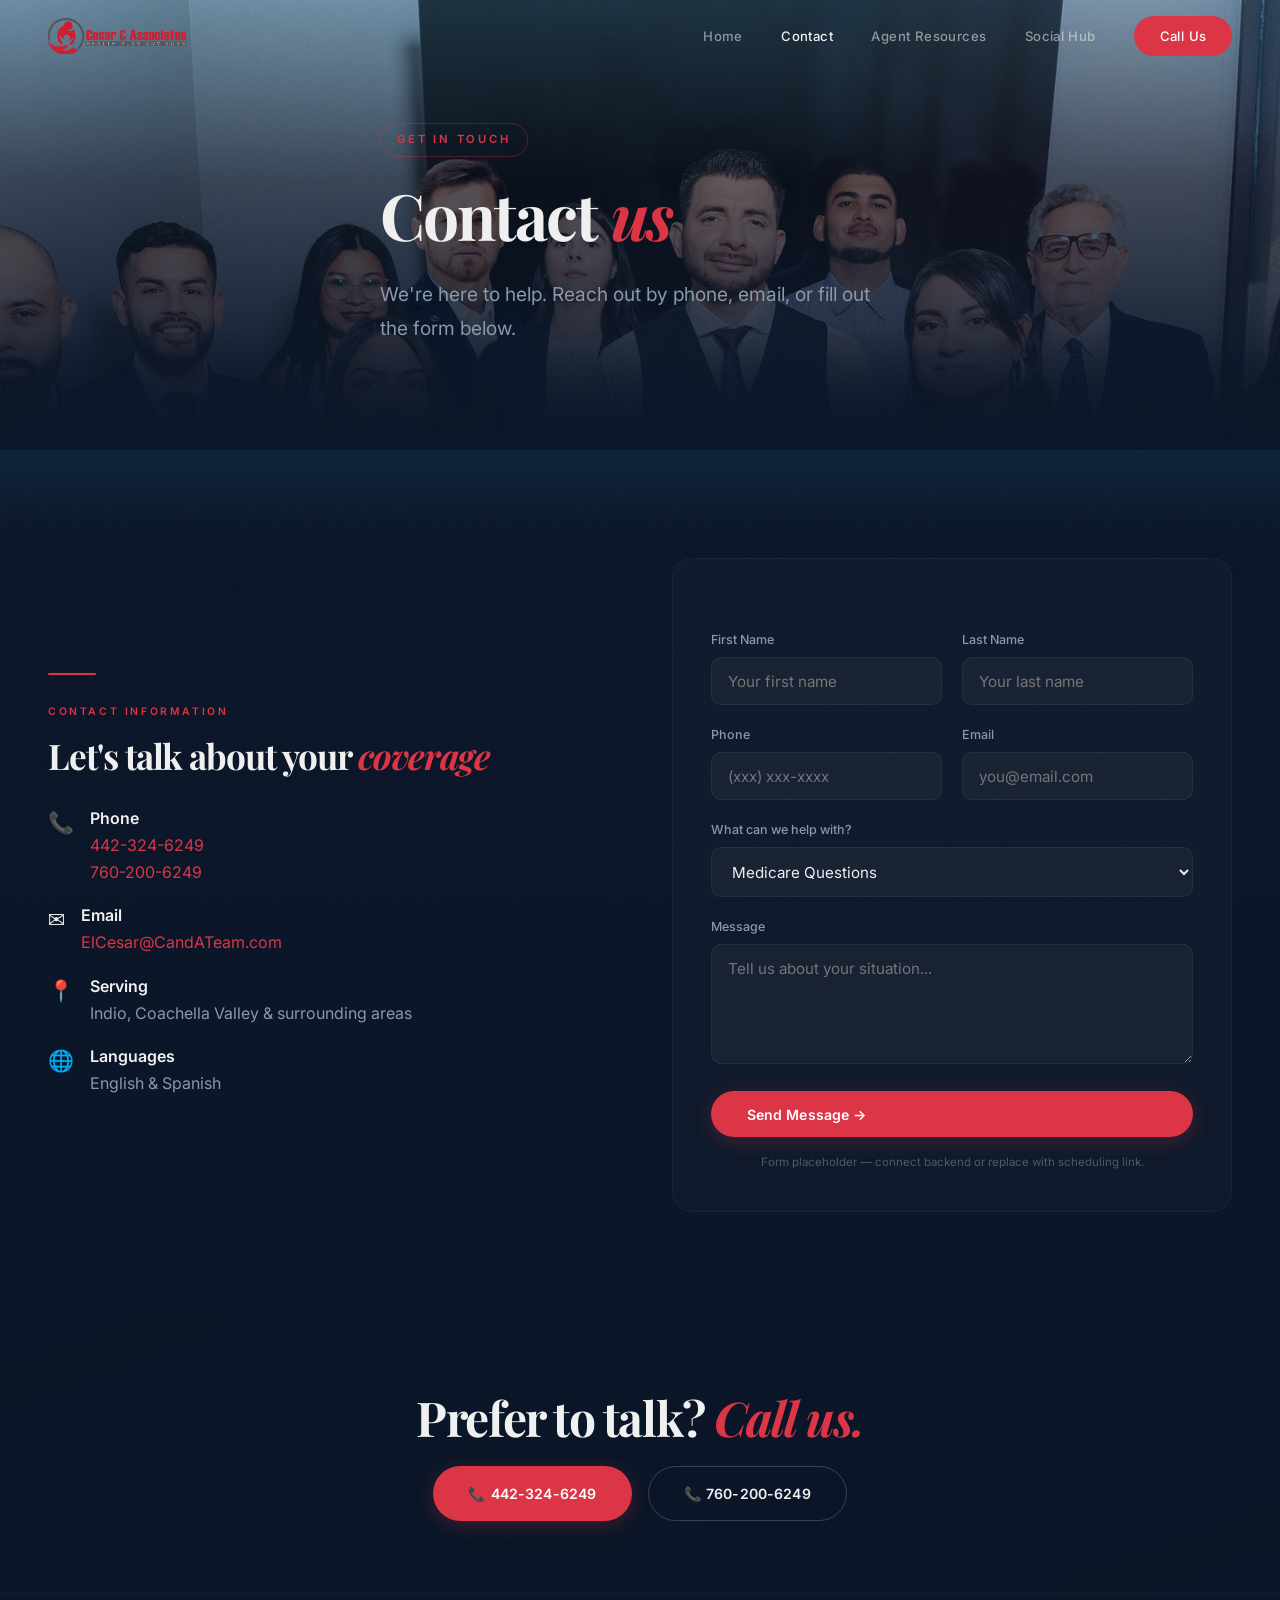
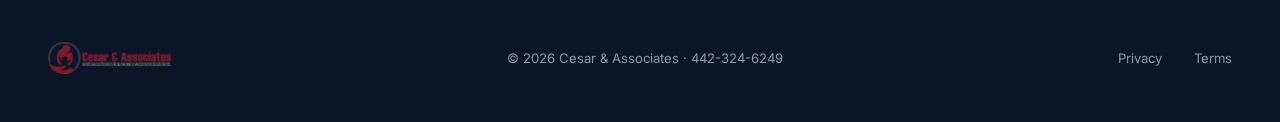
<file: contact.html>
<!DOCTYPE html><html lang="en"><head><meta charset="UTF-8"><meta name="viewport" content="width=device-width,initial-scale=1"><title>Contact — Cesar & Associates</title><style>
@import url('https://fonts.googleapis.com/css2?family=Inter:wght@300;400;500;600;700&family=Playfair+Display:ital,wght@0,400;0,600;0,700;0,800;1,400;1,600&display=swap');
*,*::before,*::after{box-sizing:border-box;margin:0;padding:0}
:root{--bg:#0b1628;--bg2:#101f38;--sky:#4a8db7;--accent:#dc3545;--warm:#e8713a;--text:#f0f0f0;--muted:#8899aa;--font:'Inter',system-ui,sans-serif;--serif:'Playfair Display',Georgia,serif}
html{scroll-behavior:smooth;font-size:16px}
body{background:var(--bg);color:var(--text);font-family:var(--font);line-height:1.7;-webkit-font-smoothing:antialiased;overflow-x:hidden}
img{max-width:100%;display:block}
a{color:var(--accent);text-decoration:none;transition:all .3s ease}

/* ── GRADIENT BG — sky→navy ─────────── */
body::before{content:'';position:fixed;inset:0;z-index:-2;background:linear-gradient(180deg,#4a8db7 0%,#2a6a94 15%,#163a5c 35%,#0b1628 60%)}

/* ── ANIMATIONS ─────────────────────── */
@keyframes fadeUp{from{opacity:0;transform:translateY(50px)}to{opacity:1;transform:translateY(0)}}
@keyframes float{0%,100%{transform:translateY(0)}50%{transform:translateY(-12px)}}
@keyframes marquee{0%{transform:translateX(0)}100%{transform:translateX(-50%)}}
@keyframes ember-rise{0%{opacity:0;transform:translateY(0)}30%{opacity:.6}100%{opacity:0;transform:translateY(-60px) translateX(10px)}}
@keyframes trail-draw{from{stroke-dashoffset:1200}to{stroke-dashoffset:0}}
.reveal{opacity:0;transform:translateY(50px);transition:opacity 1s cubic-bezier(.22,1,.36,1),transform 1s cubic-bezier(.22,1,.36,1)}
.reveal.vis{opacity:1;transform:none}
.reveal-left{opacity:0;transform:translateX(-60px);transition:all 1s cubic-bezier(.22,1,.36,1)}
.reveal-left.vis{opacity:1;transform:none}
.reveal-right{opacity:0;transform:translateX(60px);transition:all 1s cubic-bezier(.22,1,.36,1)}
.reveal-right.vis{opacity:1;transform:none}
.d1{transition-delay:.1s}.d2{transition-delay:.2s}.d3{transition-delay:.3s}.d4{transition-delay:.4s}

/* ── NAV ────────────────────────────── */
nav{position:fixed;top:0;left:0;right:0;z-index:100;padding:1rem 0;transition:all .5s}
nav.scrolled{background:rgba(11,22,40,.92);backdrop-filter:blur(24px);-webkit-backdrop-filter:blur(24px);box-shadow:0 1px 0 rgba(255,255,255,.04)}
.nav-inner{max-width:1400px;margin:0 auto;padding:0 clamp(1.5rem,4vw,3rem);display:flex;justify-content:space-between;align-items:center}
.nav-logo img{height:36px;width:auto}
.nav-links{display:flex;gap:clamp(1rem,3vw,2.5rem);align-items:center}
.nav-links a{color:rgba(240,240,240,.55);font-size:.82rem;font-weight:500;letter-spacing:.03em;transition:color .3s}
.nav-links a:hover{color:var(--text)}
.btn-nav{padding:.55rem 1.6rem;border-radius:100px;background:var(--accent);color:#fff!important;font-weight:600;font-size:.8rem;transition:all .4s cubic-bezier(.22,1,.36,1)}
.btn-nav:hover{transform:translateY(-2px);box-shadow:0 8px 30px rgba(220,53,69,.35)}
.menu-btn{display:none;background:none;border:none;color:var(--text);font-size:1.5rem;cursor:pointer}
@media(max-width:768px){.menu-btn{display:block}.nav-links{display:none;position:absolute;top:100%;left:0;right:0;flex-direction:column;background:rgba(11,22,40,.96);backdrop-filter:blur(20px);padding:2rem clamp(1.5rem,4vw,3rem);gap:1.5rem;border-bottom:1px solid rgba(255,255,255,.04)}.nav-links.open{display:flex}}

/* ── LAYOUT ─────────────────────────── */
.wrap{max-width:1400px;margin:0 auto;padding:0 clamp(1.5rem,4vw,3rem)}
.wrap-narrow{max-width:860px;margin:0 auto;padding:0 clamp(1.5rem,4vw,3rem)}
.wrap-wide{max-width:1600px;margin:0 auto;padding:0 clamp(1rem,3vw,2rem)}

/* ── HERO ───────────────────────────── */
.hero{min-height:100vh;display:flex;align-items:flex-end;padding:0 0 clamp(5rem,12vh,9rem);position:relative;overflow:hidden;background:url('assets/hero-bg.jpg') center top/cover no-repeat}
.hero::before{content:'';position:absolute;inset:0;background:linear-gradient(180deg,rgba(74,141,183,.3) 0%,rgba(11,22,40,.6) 40%,rgba(11,22,40,.92) 85%,#0b1628 100%);z-index:1}
.hero::after{content:'';position:absolute;bottom:0;left:0;right:0;height:120px;background:linear-gradient(transparent,#0b1628);z-index:1}
.hero .wrap{position:relative;z-index:2}
.hero-tag{display:inline-block;font-size:.7rem;font-weight:600;letter-spacing:.25em;text-transform:uppercase;color:var(--accent);margin-bottom:1.5rem;padding:.4rem 1rem;border:1px solid rgba(220,53,69,.3);border-radius:100px}
.hero h1{font-family:var(--serif);font-size:clamp(2.8rem,7vw,6rem);font-weight:700;line-height:1.05;letter-spacing:-.03em;margin-bottom:clamp(1rem,3vw,1.8rem)}
.hero h1 em{font-style:italic;color:var(--accent)}
.hero-sub{font-size:clamp(1rem,1.8vw,1.2rem);color:var(--muted);max-width:520px;line-height:1.8;margin-bottom:2.5rem}
.hero-actions{display:flex;gap:1.2rem;flex-wrap:wrap;align-items:center}
.hero-contact{display:flex;flex-direction:column;gap:.3rem;margin-top:2rem;font-size:.85rem;color:rgba(240,240,240,.4)}
.hero-contact a{color:rgba(240,240,240,.6);transition:color .3s}
.hero-contact a:hover{color:var(--accent)}

.btn{display:inline-flex;align-items:center;gap:.5rem;padding:.9rem 2.2rem;border-radius:100px;font-weight:600;font-size:.88rem;cursor:pointer;transition:all .4s cubic-bezier(.22,1,.36,1);border:none;font-family:var(--font);letter-spacing:.01em}
.btn-p{background:var(--accent);color:#fff;box-shadow:0 4px 20px rgba(220,53,69,.25)}
.btn-p:hover{transform:translateY(-3px);box-shadow:0 12px 40px rgba(220,53,69,.35)}
.btn-o{border:1.5px solid rgba(240,240,240,.2);color:var(--text);background:transparent}
.btn-o:hover{background:rgba(255,255,255,.05);border-color:rgba(240,240,240,.4)}

/* ── ORBS ───────────────────────────── */
.orb{position:absolute;border-radius:50%;pointer-events:none;filter:blur(80px);z-index:0}
.orb-1{width:clamp(300px,40vw,600px);height:clamp(300px,40vw,600px);background:rgba(220,53,69,.06);top:-10%;right:-5%;animation:float 12s ease-in-out infinite}
.orb-2{width:clamp(200px,30vw,450px);height:clamp(200px,30vw,450px);background:rgba(74,141,183,.06);bottom:5%;left:-8%;animation:float 16s ease-in-out infinite reverse}

/* ── MARQUEE ────────────────────────── */
.marquee{overflow:hidden;white-space:nowrap;padding:1.2rem 0;border-top:1px solid rgba(255,255,255,.04);border-bottom:1px solid rgba(255,255,255,.04);background:linear-gradient(135deg,rgba(220,53,69,.02) 0%,transparent 50%,rgba(74,141,183,.02) 100%)}
.marquee-inner{display:inline-flex;animation:marquee 30s linear infinite}
.marquee-item{font-family:var(--serif);font-size:clamp(1rem,2.5vw,1.5rem);color:rgba(240,240,240,.1);padding:0 2rem;font-weight:600;display:inline-flex;align-items:center;gap:2rem}
.marquee-item::after{content:'\2726';color:rgba(220,53,69,.2);font-size:.8em}

/* ── SECTIONS ───────────────────────── */
.sec{padding:clamp(5rem,12vh,9rem) 0;position:relative}
.sec-label{font-size:.65rem;font-weight:600;letter-spacing:.25em;text-transform:uppercase;color:var(--accent);margin-bottom:1rem}
.sec-title{font-family:var(--serif);font-size:clamp(2rem,5vw,3.5rem);font-weight:700;line-height:1.1;letter-spacing:-.03em;margin-bottom:clamp(1rem,3vw,1.8rem)}
.sec-title em{color:var(--accent);font-style:italic}
.sec-sub{color:var(--muted);font-size:clamp(.95rem,1.5vw,1.08rem);max-width:540px;line-height:1.85}
.divider{width:48px;height:2px;background:var(--accent);margin-bottom:1.8rem;border-radius:2px}
.hr{border:none;height:1px;background:linear-gradient(90deg,transparent,rgba(220,53,69,.12),transparent);margin:0}

/* ── SPLIT ──────────────────────────── */
.split{display:grid;grid-template-columns:1fr;gap:clamp(2rem,5vw,4rem);align-items:center}
@media(min-width:768px){.split{grid-template-columns:1fr 1fr}}

/* ── PORTRAIT ───────────────────────── */
.portrait-wrap{position:relative;max-width:380px}
.portrait-img{border-radius:20px;overflow:hidden;box-shadow:0 20px 60px rgba(0,0,0,.4),0 0 0 1px rgba(255,255,255,.05)}
.portrait-img img{width:100%;height:auto;display:block}
.portrait-badge{position:absolute;bottom:-12px;right:-12px;background:var(--accent);color:#fff;padding:.7rem 1.2rem;border-radius:12px;font-weight:700;font-size:.82rem;box-shadow:0 8px 25px rgba(220,53,69,.3)}

/* ── FEATURES ───────────────────────── */
.features{display:grid;grid-template-columns:1fr;gap:0}
@media(min-width:640px){.features{grid-template-columns:repeat(2,1fr)}}
@media(min-width:960px){.features{grid-template-columns:repeat(3,1fr)}}
.feature{padding:clamp(2rem,4vw,3rem);border-bottom:1px solid rgba(255,255,255,.04);border-right:1px solid rgba(255,255,255,.04);transition:background .4s}
.feature:hover{background:rgba(220,53,69,.03)}
.feature-icon{font-size:1.5rem;margin-bottom:1.2rem;display:inline-flex;align-items:center;justify-content:center;width:48px;height:48px;border-radius:14px;background:rgba(220,53,69,.08);transition:all .3s}
.feature:hover .feature-icon{background:rgba(220,53,69,.15);transform:scale(1.05)}
.feature h3{font-size:1.05rem;font-weight:600;margin-bottom:.5rem}
.feature p{color:var(--muted);font-size:.9rem;line-height:1.75}

/* ── NUMBERED STEPS ─────────────────── */
.num-list{counter-reset:num}
.num-item{display:grid;grid-template-columns:auto 1fr;gap:clamp(1.5rem,3vw,2.5rem);padding:clamp(2rem,4vw,3rem) 0;border-bottom:1px solid rgba(255,255,255,.04);align-items:start}
.num-item::before{content:attr(data-icon);font-size:clamp(1.8rem,3.5vw,2.5rem)}
.num-item h3{font-size:clamp(1.1rem,2vw,1.3rem);font-weight:600;margin-bottom:.5rem}
.num-item p{color:var(--muted);font-size:.92rem;line-height:1.8;max-width:480px}

/* ── STATS ──────────────────────────── */
.stats-row{display:flex;flex-wrap:wrap;gap:clamp(2rem,5vw,4rem);padding:clamp(3rem,6vw,5rem) 0;border-top:1px solid rgba(220,53,69,.08);border-bottom:1px solid rgba(220,53,69,.08);background:linear-gradient(90deg,transparent,rgba(220,53,69,.02),transparent)}
.stat-item{flex:1;min-width:140px}
.stat-num{font-family:var(--serif);font-size:clamp(2.5rem,5vw,3.8rem);font-weight:700;color:var(--accent);line-height:1}
.stat-label{font-size:.75rem;color:var(--muted);text-transform:uppercase;letter-spacing:.15em;margin-top:.4rem}

/* ── BILINGUAL BLOCK ────────────────── */
.bilingual{background:linear-gradient(135deg,var(--accent),#b02030);color:#fff;position:relative;overflow:hidden}
.bilingual::before{content:'';position:absolute;inset:0;background:radial-gradient(ellipse 50% 80% at 20% 50%,rgba(0,0,0,.15) 0%,transparent 60%)}
.bilingual .wrap{position:relative;z-index:1}
.bilingual h2{font-family:var(--serif);font-size:clamp(1.8rem,4vw,2.8rem);font-weight:700;margin-bottom:1.5rem}
.bilingual p{font-size:clamp(.95rem,1.5vw,1.05rem);line-height:1.9;opacity:.9;max-width:600px}
.bi-split{display:grid;grid-template-columns:1fr;gap:clamp(2rem,5vw,4rem)}
@media(min-width:768px){.bi-split{grid-template-columns:1fr 1fr}}
.bi-col{padding:clamp(1rem,2vw,2rem) 0}
@media(min-width:768px){.bi-col:first-child{border-right:1px solid rgba(255,255,255,.15)}}

/* ── PARTNER LOGOS ──────────────────── */
.partners-img{max-width:700px;margin:2.5rem auto 0;opacity:.85;transition:opacity .4s}
.partners-img:hover{opacity:1}
.partners-img img{width:100%;height:auto;border-radius:12px}

/* ── DECORATIVE SVG ─────────────────── */
.deco-wrap{position:relative;overflow:visible;padding:clamp(3rem,6vw,5rem) 0}
.deco-svg{position:absolute;right:clamp(2rem,8vw,8rem);top:0;height:100%;width:auto;max-width:200px;opacity:0;transition:opacity 1.5s ease}
.deco-wrap.vis .deco-svg{opacity:1}
@media(max-width:768px){.deco-svg{right:0;max-width:120px;opacity:.5}}

/* ── CTA ────────────────────────────── */
.cta-sec{padding:clamp(6rem,15vh,10rem) 0;text-align:center;position:relative;overflow:hidden;background:url('assets/cta-bg.jpg') center/cover no-repeat;background-attachment:fixed}
.cta-sec::before{content:'';position:absolute;inset:0;background:linear-gradient(160deg,rgba(11,22,40,.92) 0%,rgba(11,22,40,.85) 50%,rgba(11,22,40,.92) 100%)}
.cta-sec .wrap{position:relative;z-index:1}
.cta-sec h2{font-family:var(--serif);font-size:clamp(2.2rem,6vw,4.5rem);font-weight:700;line-height:1.05;letter-spacing:-.03em;margin-bottom:1.2rem}
.cta-sec h2 em{color:var(--accent);font-style:italic}
.cta-sec p{color:var(--muted);font-size:clamp(.95rem,1.5vw,1.1rem);margin-bottom:2.5rem;max-width:480px;margin-left:auto;margin-right:auto}
@media(max-width:768px){.cta-sec,.hero{background-attachment:scroll}}

/* ── CONTACT FORM ───────────────────── */
.form-grid{display:grid;grid-template-columns:1fr;gap:1.2rem;margin-top:2rem}
@media(min-width:640px){.form-grid{grid-template-columns:1fr 1fr}}
.form-grid .full{grid-column:1/-1}
.form-field label{display:block;font-size:.78rem;color:var(--muted);margin-bottom:.4rem;font-weight:500}
.form-field input,.form-field textarea,.form-field select{width:100%;padding:.85rem 1rem;background:rgba(255,255,255,.04);border:1px solid rgba(255,255,255,.06);border-radius:10px;color:var(--text);font-family:var(--font);font-size:.95rem;transition:all .3s}
.form-field input:focus,.form-field textarea:focus,.form-field select:focus{outline:none;border-color:rgba(220,53,69,.3);box-shadow:0 0 0 3px rgba(220,53,69,.1)}
.form-field textarea{min-height:120px;resize:vertical}

/* ── AGENT RESOURCES ────────────────── */
.resource-card{padding:clamp(1.5rem,3vw,2.5rem);border:1px solid rgba(255,255,255,.05);border-radius:16px;transition:all .4s;background:rgba(255,255,255,.02)}
.resource-card:hover{background:rgba(220,53,69,.03);border-color:rgba(220,53,69,.1)}
.resource-card h3{font-size:1.05rem;font-weight:600;margin-bottom:.5rem}
.resource-card p{color:var(--muted);font-size:.9rem;line-height:1.75}
.resource-grid{display:grid;grid-template-columns:1fr;gap:1.5rem;margin-top:2rem}
@media(min-width:640px){.resource-grid{grid-template-columns:repeat(2,1fr)}}

/* ── FOOTER ─────────────────────────── */
footer{padding:3rem 0;border-top:1px solid rgba(255,255,255,.04);font-size:.82rem;color:var(--muted)}
footer .wrap{display:flex;flex-wrap:wrap;justify-content:space-between;align-items:center;gap:1.5rem}
footer a{color:var(--muted);transition:color .3s}
footer a:hover{color:var(--accent)}
.foot-links{display:flex;gap:2rem}
.foot-logo img{height:32px;width:auto;opacity:.6}

/* ── GRAIN ──────────────────────────── */
body::after{content:'';position:fixed;inset:0;pointer-events:none;z-index:9999;opacity:.018;background-image:url("data:image/svg+xml,%3Csvg viewBox='0 0 512 512' xmlns='http://www.w3.org/2000/svg'%3E%3Cfilter id='n'%3E%3CfeTurbulence type='fractalNoise' baseFrequency='.65' numOctaves='3' stitchTiles='stitch'/%3E%3C/filter%3E%3Crect width='100%25' height='100%25' filter='url(%23n)'/%3E%3C/svg%3E")}

/* ── QUOTE ──────────────────────────── */
.quote-text{font-family:var(--serif);font-size:clamp(1.3rem,3vw,1.8rem);font-weight:400;font-style:italic;line-height:1.5;color:rgba(240,240,240,.8);max-width:650px;position:relative;padding-left:clamp(1.5rem,3vw,2.5rem)}
.quote-text::before{content:'';position:absolute;left:0;top:0;bottom:0;width:3px;background:var(--accent);border-radius:2px}
.quote-author{margin-top:1rem;font-size:.85rem;color:var(--muted);padding-left:clamp(1.5rem,3vw,2.5rem)}
</style></head><body><nav><div class="nav-inner"><a href="/" class="nav-logo"><img src="assets/nav-logo.png" alt="Cesar & Associates"></a><button class="menu-btn" aria-label="Menu">&#9776;</button><div class="nav-links"><a href="/">Home</a><a href="/contact.html" style="color:var(--text)">Contact</a><a href="/agents.html">Agent Resources</a><a href="/socials.html">Social Hub</a><a href="tel:+14423246249" class="btn-nav">Call Us</a></div></div></nav>
<section class="hero" style="min-height:50vh;align-items:flex-end;padding-bottom:4rem">
<div class="orb orb-1"></div>
<div class="wrap">
<span class="hero-tag reveal">Get In Touch</span>
<h1 class="reveal d1" style="font-size:clamp(2.2rem,5vw,4rem)">Contact <em>us</em></h1>
<p class="hero-sub reveal d2">We're here to help. Reach out by phone, email, or fill out the form below.</p>
</div>
</section>

<section class="sec"><div class="wrap"><div class="split">
<div class="reveal-left">
<div class="divider"></div>
<p class="sec-label">Contact Information</p>
<h2 class="sec-title" style="font-size:clamp(1.6rem,3vw,2.2rem)">Let's talk about your <em>coverage</em></h2>
<div style="margin-top:1.5rem;display:flex;flex-direction:column;gap:1rem">
<div style="display:flex;gap:1rem;align-items:start"><span style="font-size:1.3rem">📞</span><div><div style="font-weight:600">Phone</div><div style="color:var(--muted)"><a href="tel:4423246249">442-324-6249</a><br><a href="tel:7602006249">760-200-6249</a></div></div></div>
<div style="display:flex;gap:1rem;align-items:start"><span style="font-size:1.3rem">✉️</span><div><div style="font-weight:600">Email</div><div style="color:var(--muted)"><a href="mailto:ElCesar@CandATeam.com">ElCesar@CandATeam.com</a></div></div></div>
<div style="display:flex;gap:1rem;align-items:start"><span style="font-size:1.3rem">📍</span><div><div style="font-weight:600">Serving</div><div style="color:var(--muted)">Indio, Coachella Valley &amp; surrounding areas</div></div></div>
<div style="display:flex;gap:1rem;align-items:start"><span style="font-size:1.3rem">🌐</span><div><div style="font-weight:600">Languages</div><div style="color:var(--muted)">English &amp; Spanish</div></div></div>
</div>
</div>
<div class="reveal-right">
<form onsubmit="return false" style="background:rgba(255,255,255,.02);border:1px solid rgba(255,255,255,.04);border-radius:20px;padding:clamp(1.5rem,3vw,2.5rem)">
<div class="form-grid">
<div class="form-field"><label>First Name</label><input type="text" placeholder="Your first name"></div>
<div class="form-field"><label>Last Name</label><input type="text" placeholder="Your last name"></div>
<div class="form-field"><label>Phone</label><input type="tel" placeholder="(xxx) xxx-xxxx"></div>
<div class="form-field"><label>Email</label><input type="email" placeholder="you@email.com"></div>
<div class="form-field full"><label>What can we help with?</label><select><option>Medicare Questions</option><option>Health Insurance</option><option>Life Insurance</option><option>Final Expense</option><option>Dental &amp; Vision</option><option>Retirement Planning</option><option>Other</option></select></div>
<div class="form-field full"><label>Message</label><textarea placeholder="Tell us about your situation..."></textarea></div>
<div class="full"><button type="submit" class="btn btn-p" style="width:100%">Send Message &rarr;</button></div>
</div>
<p style="font-size:.72rem;color:var(--muted);margin-top:1rem;text-align:center;opacity:.5">Form placeholder — connect backend or replace with scheduling link.</p>
</form>
</div>
</div></div></section>

<section class="cta-sec" style="padding:clamp(4rem,8vh,6rem) 0"><div class="wrap">
<h2 class="reveal" style="font-size:clamp(1.8rem,4vw,3rem)">Prefer to talk? <em>Call us.</em></h2>
<div class="reveal" style="margin-top:1.5rem;display:flex;gap:1rem;justify-content:center;flex-wrap:wrap">
<a href="tel:4423246249" class="btn btn-p">📞 442-324-6249</a>
<a href="tel:7602006249" class="btn btn-o">📞 760-200-6249</a>
</div>
</div></section>
<footer><div class="wrap"><div class="foot-logo"><img src="assets/footer-logo.png" alt="Cesar & Associates"></div><div>&copy; 2026 Cesar &amp; Associates &middot; 442-324-6249</div><div class="foot-links"><a href="privacy.html">Privacy</a><a href="terms.html">Terms</a></div></div></footer><script>
const obs=new IntersectionObserver(e=>{e.forEach(x=>{if(x.isIntersecting){x.target.classList.add('vis');obs.unobserve(x.target)}})},{threshold:.08,rootMargin:'0px 0px -30px 0px'});
document.querySelectorAll('.reveal,.reveal-left,.reveal-right,.deco-wrap').forEach(e=>obs.observe(e));
const nav=document.querySelector('nav');
window.addEventListener('scroll',()=>nav&&nav.classList.toggle('scrolled',scrollY>60));
document.querySelector('.menu-btn')?.addEventListener('click',()=>document.querySelector('.nav-links')?.classList.toggle('open'));
const cObs=new IntersectionObserver(e=>{e.forEach(x=>{if(x.isIntersecting){const t=x.target,n=parseFloat(t.dataset.t),p=t.dataset.p||'',s=t.dataset.s||'',d=1600,st=performance.now(),step=now=>{const pr=Math.min((now-st)/d,1),ea=1-Math.pow(1-pr,4),c=n%1!==0?(ea*n).toFixed(1):Math.floor(ea*n);t.textContent=p+c+s;if(pr<1)requestAnimationFrame(step)};requestAnimationFrame(step);cObs.unobserve(t)}})},{threshold:.5});
document.querySelectorAll('[data-t]').forEach(e=>cObs.observe(e));
document.querySelectorAll('a[href^="#"]').forEach(a=>a.addEventListener('click',e=>{const t=document.querySelector(a.getAttribute('href'));if(t){e.preventDefault();t.scrollIntoView({behavior:'smooth',block:'start'});document.querySelector('.nav-links')?.classList.remove('open')}}));
</script></body></html>
</file>
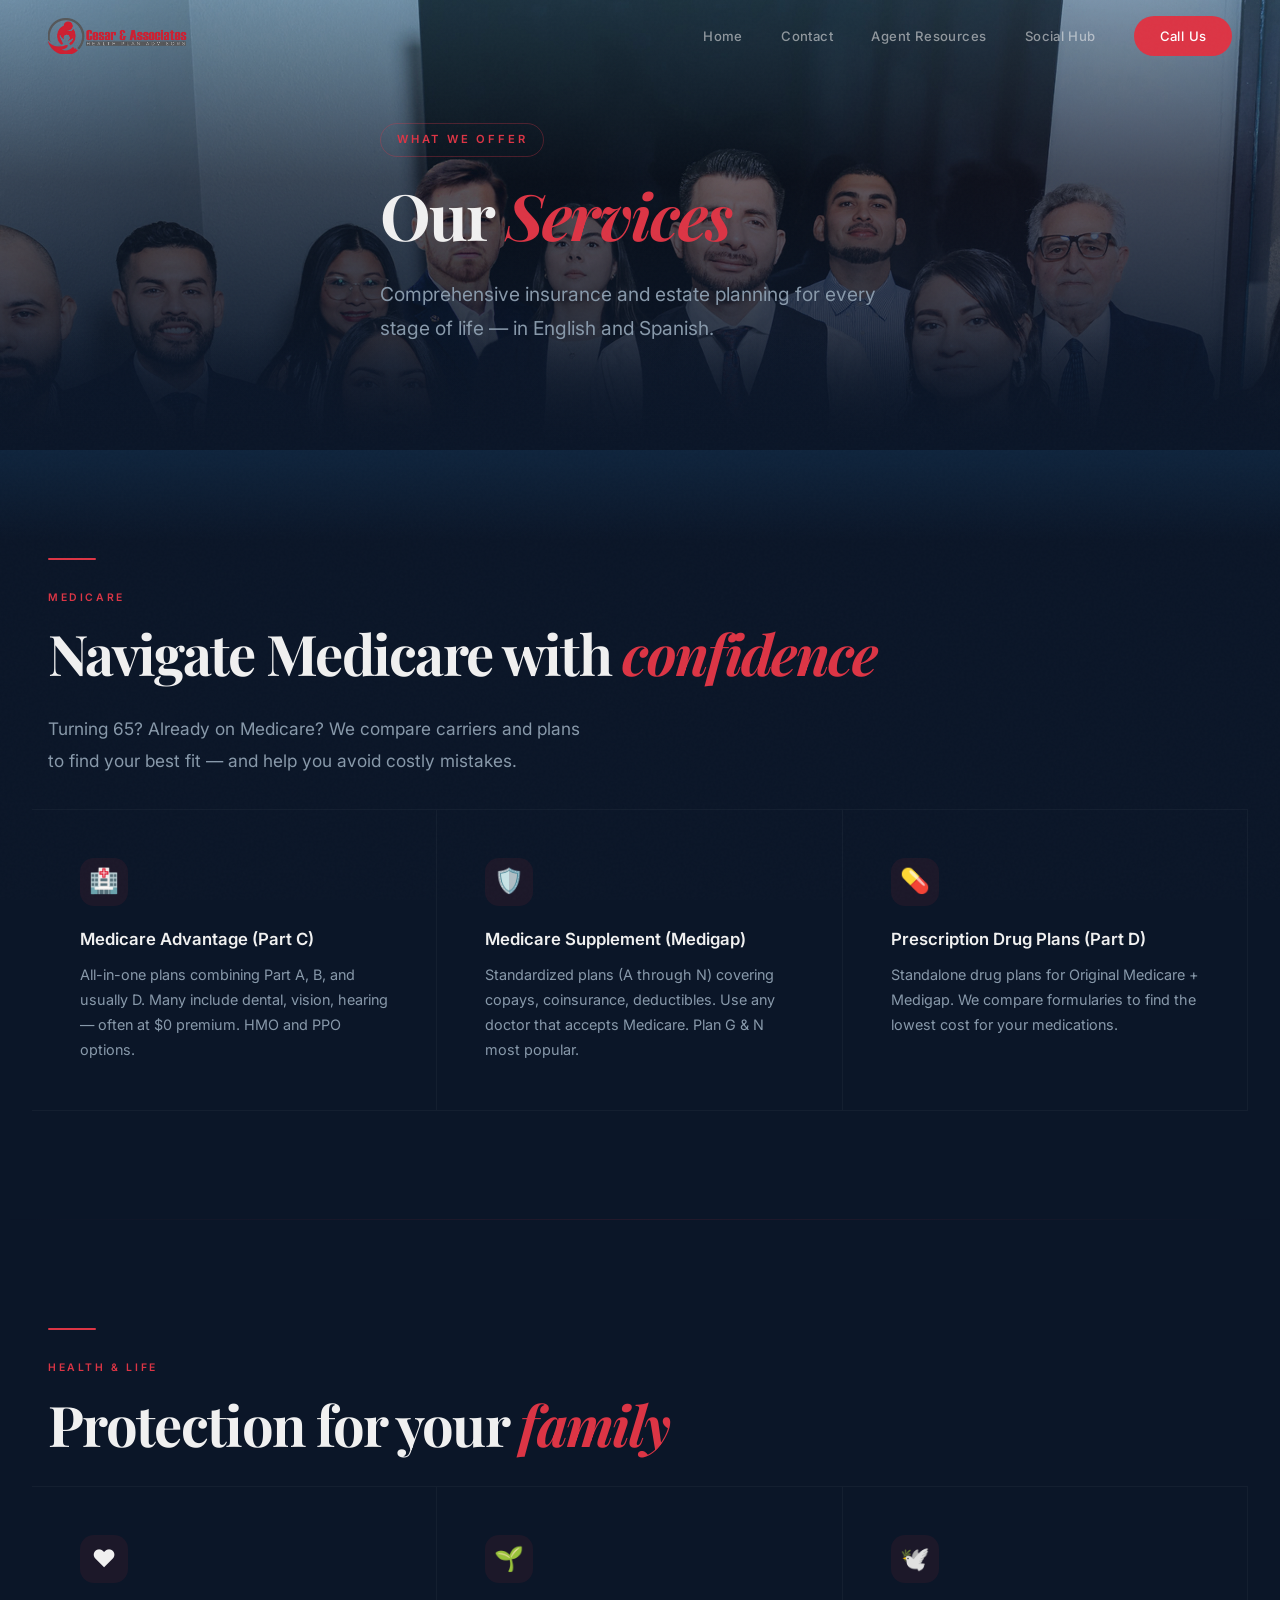
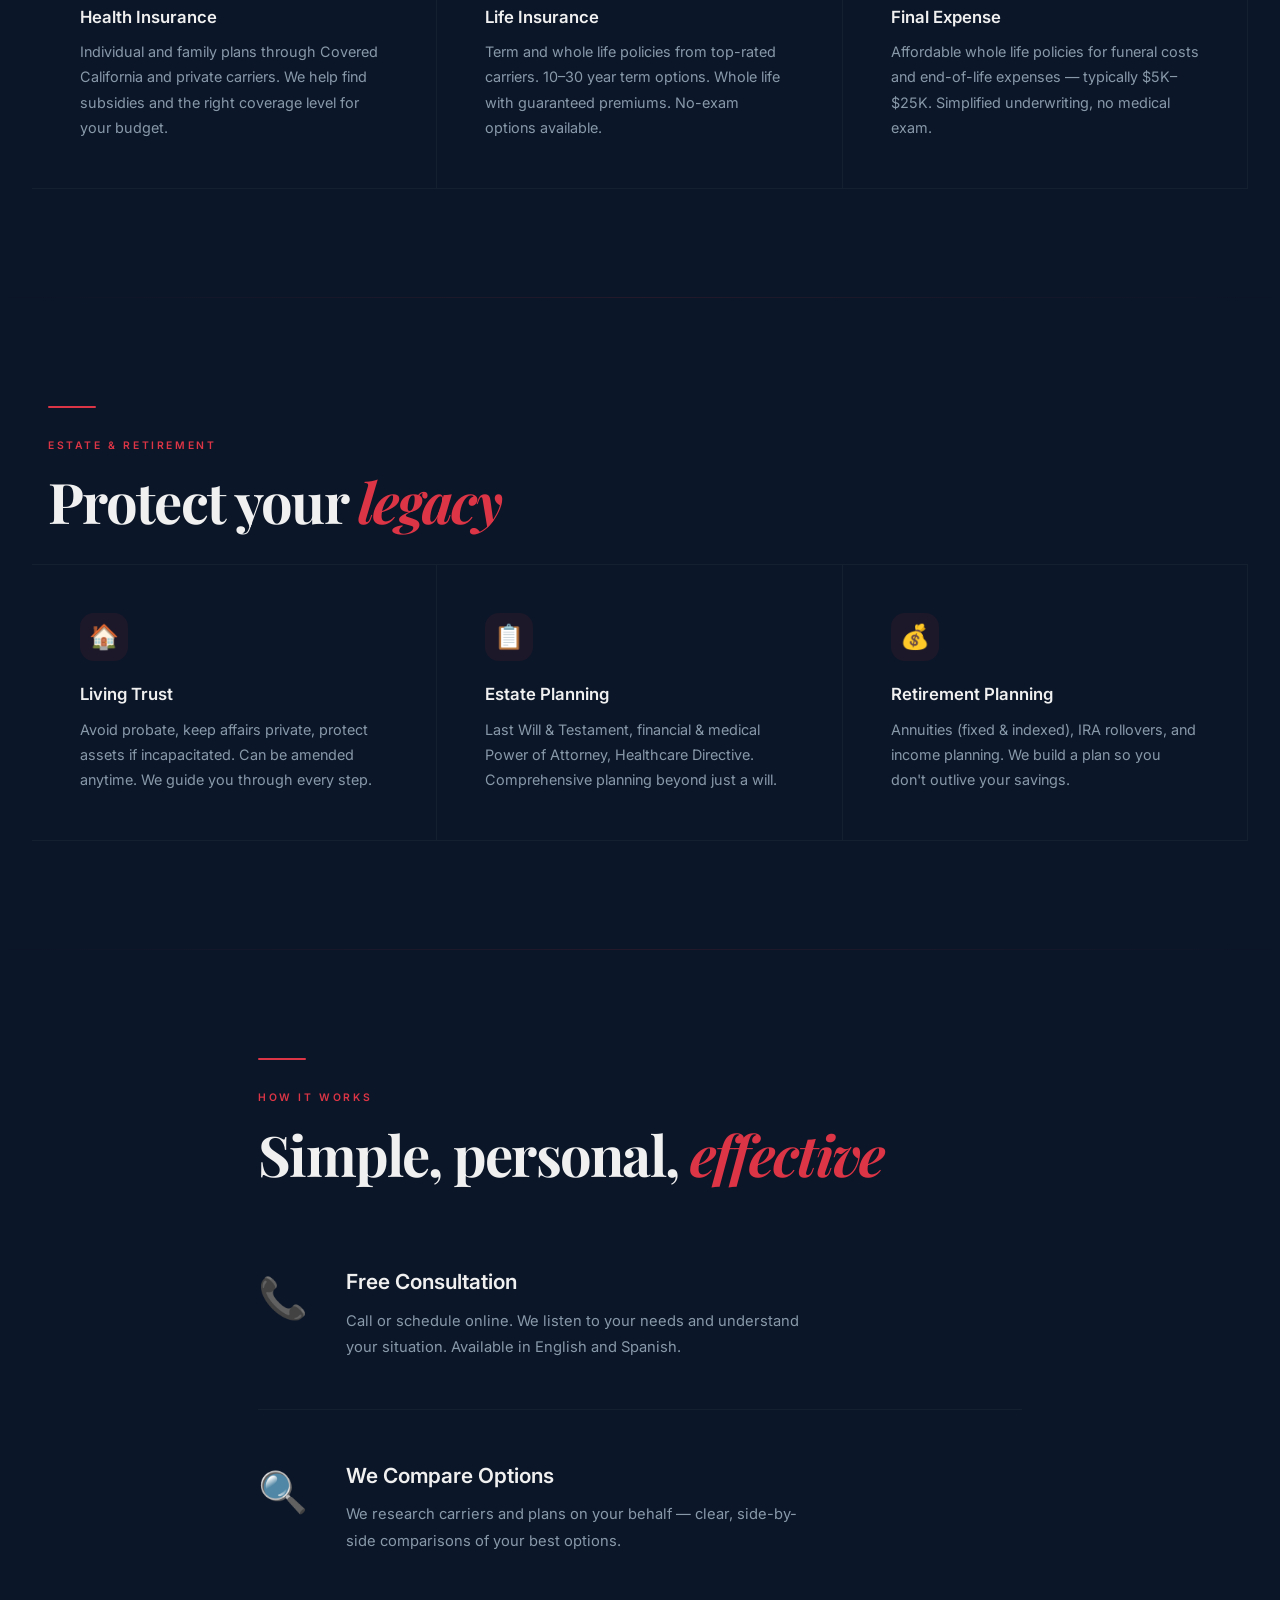
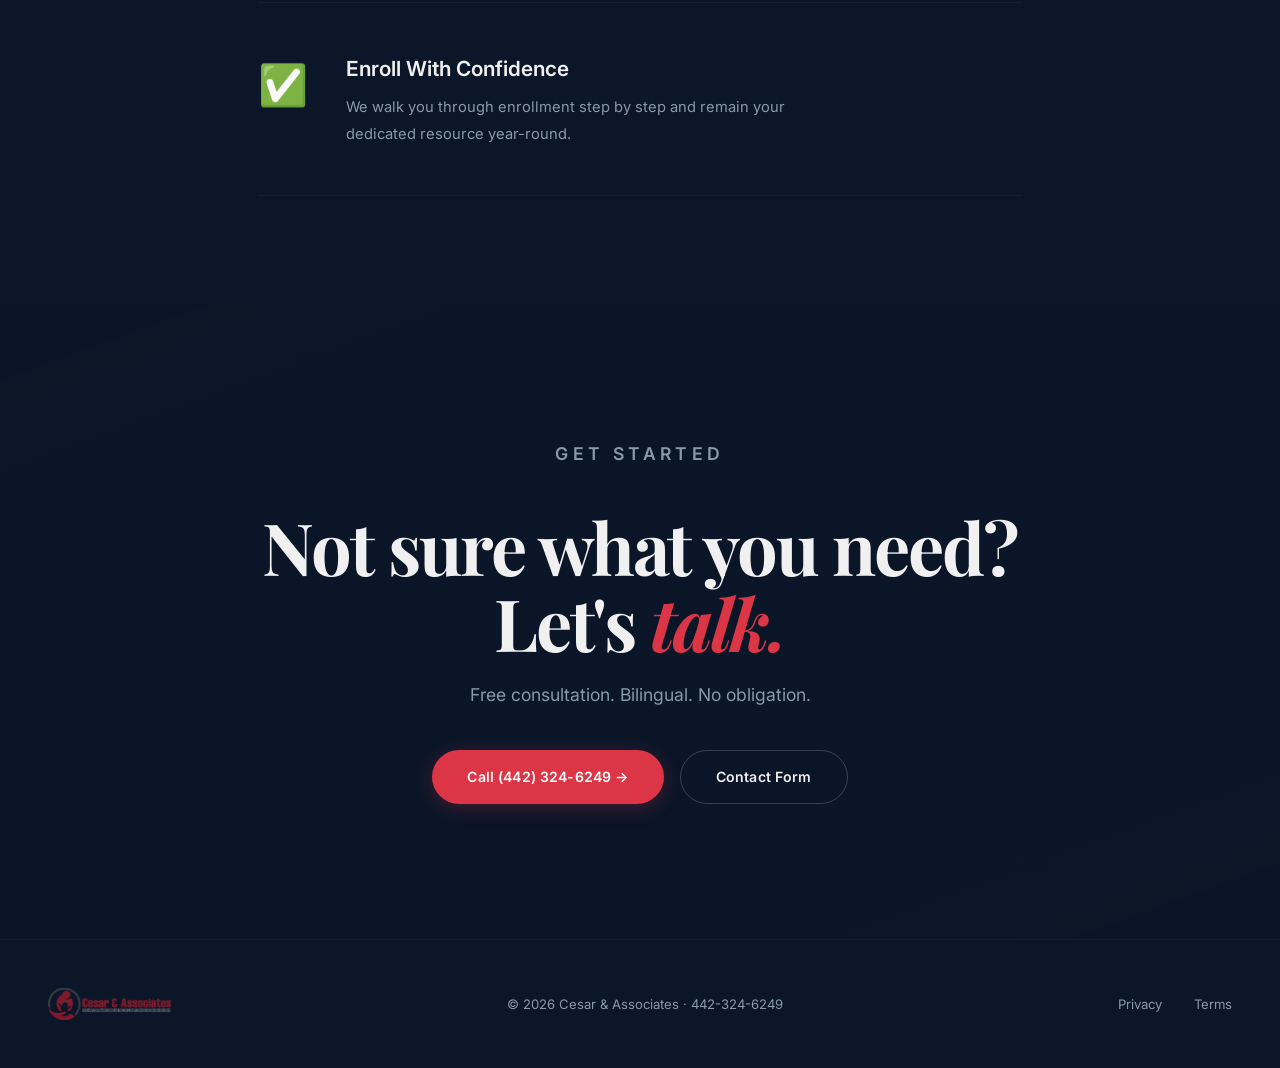
<file: services.html>
<!DOCTYPE html><html lang="en"><head><meta charset="UTF-8"><meta name="viewport" content="width=device-width,initial-scale=1"><title>Services — Cesar & Associates</title><style>

@import url('https://fonts.googleapis.com/css2?family=Inter:wght@300;400;500;600;700&family=Playfair+Display:ital,wght@0,400;0,600;0,700;0,800;1,400;1,600&display=swap');
*,*::before,*::after{box-sizing:border-box;margin:0;padding:0}
:root{--bg:#0b1628;--bg2:#101f38;--sky:#4a8db7;--accent:#dc3545;--warm:#e8713a;--text:#f0f0f0;--muted:#8899aa;--font:'Inter',system-ui,sans-serif;--serif:'Playfair Display',Georgia,serif}
html{scroll-behavior:smooth;font-size:16px}
body{background:var(--bg);color:var(--text);font-family:var(--font);line-height:1.7;-webkit-font-smoothing:antialiased;overflow-x:hidden}
img{max-width:100%;display:block}
a{color:var(--accent);text-decoration:none;transition:all .3s ease}

/* ── GRADIENT BG — sky→navy ─────────── */
body::before{content:'';position:fixed;inset:0;z-index:-2;background:linear-gradient(180deg,#4a8db7 0%,#2a6a94 15%,#163a5c 35%,#0b1628 60%)}

/* ── ANIMATIONS ─────────────────────── */
@keyframes fadeUp{from{opacity:0;transform:translateY(50px)}to{opacity:1;transform:translateY(0)}}
@keyframes float{0%,100%{transform:translateY(0)}50%{transform:translateY(-12px)}}
@keyframes marquee{0%{transform:translateX(0)}100%{transform:translateX(-50%)}}
@keyframes ember-rise{0%{opacity:0;transform:translateY(0)}30%{opacity:.6}100%{opacity:0;transform:translateY(-60px) translateX(10px)}}
@keyframes trail-draw{from{stroke-dashoffset:1200}to{stroke-dashoffset:0}}
.reveal{opacity:0;transform:translateY(50px);transition:opacity 1s cubic-bezier(.22,1,.36,1),transform 1s cubic-bezier(.22,1,.36,1)}
.reveal.vis{opacity:1;transform:none}
.reveal-left{opacity:0;transform:translateX(-60px);transition:all 1s cubic-bezier(.22,1,.36,1)}
.reveal-left.vis{opacity:1;transform:none}
.reveal-right{opacity:0;transform:translateX(60px);transition:all 1s cubic-bezier(.22,1,.36,1)}
.reveal-right.vis{opacity:1;transform:none}
.d1{transition-delay:.1s}.d2{transition-delay:.2s}.d3{transition-delay:.3s}.d4{transition-delay:.4s}

/* ── NAV ────────────────────────────── */
nav{position:fixed;top:0;left:0;right:0;z-index:100;padding:1rem 0;transition:all .5s}
nav.scrolled{background:rgba(11,22,40,.92);backdrop-filter:blur(24px);-webkit-backdrop-filter:blur(24px);box-shadow:0 1px 0 rgba(255,255,255,.04)}
.nav-inner{max-width:1400px;margin:0 auto;padding:0 clamp(1.5rem,4vw,3rem);display:flex;justify-content:space-between;align-items:center}
.nav-logo img{height:36px;width:auto}
.nav-links{display:flex;gap:clamp(1rem,3vw,2.5rem);align-items:center}
.nav-links a{color:rgba(240,240,240,.55);font-size:.82rem;font-weight:500;letter-spacing:.03em;transition:color .3s}
.nav-links a:hover{color:var(--text)}
.btn-nav{padding:.55rem 1.6rem;border-radius:100px;background:var(--accent);color:#fff!important;font-weight:600;font-size:.8rem;transition:all .4s cubic-bezier(.22,1,.36,1)}
.btn-nav:hover{transform:translateY(-2px);box-shadow:0 8px 30px rgba(220,53,69,.35)}
.menu-btn{display:none;background:none;border:none;color:var(--text);font-size:1.5rem;cursor:pointer}
@media(max-width:768px){.menu-btn{display:block}.nav-links{display:none;position:absolute;top:100%;left:0;right:0;flex-direction:column;background:rgba(11,22,40,.96);backdrop-filter:blur(20px);padding:2rem clamp(1.5rem,4vw,3rem);gap:1.5rem;border-bottom:1px solid rgba(255,255,255,.04)}.nav-links.open{display:flex}}

/* ── LAYOUT ─────────────────────────── */
.wrap{max-width:1400px;margin:0 auto;padding:0 clamp(1.5rem,4vw,3rem)}
.wrap-narrow{max-width:860px;margin:0 auto;padding:0 clamp(1.5rem,4vw,3rem)}
.wrap-wide{max-width:1600px;margin:0 auto;padding:0 clamp(1rem,3vw,2rem)}

/* ── HERO ───────────────────────────── */
.hero{min-height:100vh;display:flex;align-items:flex-end;padding:0 0 clamp(5rem,12vh,9rem);position:relative;overflow:hidden;background:url('assets/hero-bg.jpg') center top/cover no-repeat}
.hero::before{content:'';position:absolute;inset:0;background:linear-gradient(180deg,rgba(74,141,183,.3) 0%,rgba(11,22,40,.6) 40%,rgba(11,22,40,.92) 85%,#0b1628 100%);z-index:1}
.hero::after{content:'';position:absolute;bottom:0;left:0;right:0;height:120px;background:linear-gradient(transparent,#0b1628);z-index:1}
.hero .wrap{position:relative;z-index:2}
.hero-tag{display:inline-block;font-size:.7rem;font-weight:600;letter-spacing:.25em;text-transform:uppercase;color:var(--accent);margin-bottom:1.5rem;padding:.4rem 1rem;border:1px solid rgba(220,53,69,.3);border-radius:100px}
.hero h1{font-family:var(--serif);font-size:clamp(2.8rem,7vw,6rem);font-weight:700;line-height:1.05;letter-spacing:-.03em;margin-bottom:clamp(1rem,3vw,1.8rem)}
.hero h1 em{font-style:italic;color:var(--accent)}
.hero-sub{font-size:clamp(1rem,1.8vw,1.2rem);color:var(--muted);max-width:520px;line-height:1.8;margin-bottom:2.5rem}
.hero-actions{display:flex;gap:1.2rem;flex-wrap:wrap;align-items:center}
.hero-contact{display:flex;flex-direction:column;gap:.3rem;margin-top:2rem;font-size:.85rem;color:rgba(240,240,240,.4)}
.hero-contact a{color:rgba(240,240,240,.6);transition:color .3s}
.hero-contact a:hover{color:var(--accent)}

.btn{display:inline-flex;align-items:center;gap:.5rem;padding:.9rem 2.2rem;border-radius:100px;font-weight:600;font-size:.88rem;cursor:pointer;transition:all .4s cubic-bezier(.22,1,.36,1);border:none;font-family:var(--font);letter-spacing:.01em}
.btn-p{background:var(--accent);color:#fff;box-shadow:0 4px 20px rgba(220,53,69,.25)}
.btn-p:hover{transform:translateY(-3px);box-shadow:0 12px 40px rgba(220,53,69,.35)}
.btn-o{border:1.5px solid rgba(240,240,240,.2);color:var(--text);background:transparent}
.btn-o:hover{background:rgba(255,255,255,.05);border-color:rgba(240,240,240,.4)}

/* ── ORBS ───────────────────────────── */
.orb{position:absolute;border-radius:50%;pointer-events:none;filter:blur(80px);z-index:0}
.orb-1{width:clamp(300px,40vw,600px);height:clamp(300px,40vw,600px);background:rgba(220,53,69,.06);top:-10%;right:-5%;animation:float 12s ease-in-out infinite}
.orb-2{width:clamp(200px,30vw,450px);height:clamp(200px,30vw,450px);background:rgba(74,141,183,.06);bottom:5%;left:-8%;animation:float 16s ease-in-out infinite reverse}

/* ── MARQUEE ────────────────────────── */
.marquee{overflow:hidden;white-space:nowrap;padding:1.2rem 0;border-top:1px solid rgba(255,255,255,.04);border-bottom:1px solid rgba(255,255,255,.04);background:linear-gradient(135deg,rgba(220,53,69,.02) 0%,transparent 50%,rgba(74,141,183,.02) 100%)}
.marquee-inner{display:inline-flex;animation:marquee 30s linear infinite}
.marquee-item{font-family:var(--serif);font-size:clamp(1rem,2.5vw,1.5rem);color:rgba(240,240,240,.1);padding:0 2rem;font-weight:600;display:inline-flex;align-items:center;gap:2rem}
.marquee-item::after{content:'\2726';color:rgba(220,53,69,.2);font-size:.8em}

/* ── SECTIONS ───────────────────────── */
.sec{padding:clamp(5rem,12vh,9rem) 0;position:relative}
.sec-label{font-size:.65rem;font-weight:600;letter-spacing:.25em;text-transform:uppercase;color:var(--accent);margin-bottom:1rem}
.sec-title{font-family:var(--serif);font-size:clamp(2rem,5vw,3.5rem);font-weight:700;line-height:1.1;letter-spacing:-.03em;margin-bottom:clamp(1rem,3vw,1.8rem)}
.sec-title em{color:var(--accent);font-style:italic}
.sec-sub{color:var(--muted);font-size:clamp(.95rem,1.5vw,1.08rem);max-width:540px;line-height:1.85}
.divider{width:48px;height:2px;background:var(--accent);margin-bottom:1.8rem;border-radius:2px}
.hr{border:none;height:1px;background:linear-gradient(90deg,transparent,rgba(220,53,69,.12),transparent);margin:0}

/* ── SPLIT ──────────────────────────── */
.split{display:grid;grid-template-columns:1fr;gap:clamp(2rem,5vw,4rem);align-items:center}
@media(min-width:768px){.split{grid-template-columns:1fr 1fr}}

/* ── PORTRAIT ───────────────────────── */
.portrait-wrap{position:relative;max-width:380px}
.portrait-img{border-radius:20px;overflow:hidden;box-shadow:0 20px 60px rgba(0,0,0,.4),0 0 0 1px rgba(255,255,255,.05)}
.portrait-img img{width:100%;height:auto;display:block}
.portrait-badge{position:absolute;bottom:-12px;right:-12px;background:var(--accent);color:#fff;padding:.7rem 1.2rem;border-radius:12px;font-weight:700;font-size:.82rem;box-shadow:0 8px 25px rgba(220,53,69,.3)}

/* ── FEATURES ───────────────────────── */
.features{display:grid;grid-template-columns:1fr;gap:0}
@media(min-width:640px){.features{grid-template-columns:repeat(2,1fr)}}
@media(min-width:960px){.features{grid-template-columns:repeat(3,1fr)}}
.feature{padding:clamp(2rem,4vw,3rem);border-bottom:1px solid rgba(255,255,255,.04);border-right:1px solid rgba(255,255,255,.04);transition:background .4s}
.feature:hover{background:rgba(220,53,69,.03)}
.feature-icon{font-size:1.5rem;margin-bottom:1.2rem;display:inline-flex;align-items:center;justify-content:center;width:48px;height:48px;border-radius:14px;background:rgba(220,53,69,.08);transition:all .3s}
.feature:hover .feature-icon{background:rgba(220,53,69,.15);transform:scale(1.05)}
.feature h3{font-size:1.05rem;font-weight:600;margin-bottom:.5rem}
.feature p{color:var(--muted);font-size:.9rem;line-height:1.75}

/* ── NUMBERED STEPS ─────────────────── */
.num-list{counter-reset:num}
.num-item{display:grid;grid-template-columns:auto 1fr;gap:clamp(1.5rem,3vw,2.5rem);padding:clamp(2rem,4vw,3rem) 0;border-bottom:1px solid rgba(255,255,255,.04);align-items:start}
.num-item::before{content:attr(data-icon);font-size:clamp(1.8rem,3.5vw,2.5rem)}
.num-item h3{font-size:clamp(1.1rem,2vw,1.3rem);font-weight:600;margin-bottom:.5rem}
.num-item p{color:var(--muted);font-size:.92rem;line-height:1.8;max-width:480px}

/* ── STATS ──────────────────────────── */
.stats-row{display:flex;flex-wrap:wrap;gap:clamp(2rem,5vw,4rem);padding:clamp(3rem,6vw,5rem) 0;border-top:1px solid rgba(220,53,69,.08);border-bottom:1px solid rgba(220,53,69,.08);background:linear-gradient(90deg,transparent,rgba(220,53,69,.02),transparent)}
.stat-item{flex:1;min-width:140px}
.stat-num{font-family:var(--serif);font-size:clamp(2.5rem,5vw,3.8rem);font-weight:700;color:var(--accent);line-height:1}
.stat-label{font-size:.75rem;color:var(--muted);text-transform:uppercase;letter-spacing:.15em;margin-top:.4rem}

/* ── BILINGUAL BLOCK ────────────────── */
.bilingual{background:linear-gradient(135deg,var(--accent),#b02030);color:#fff;position:relative;overflow:hidden}
.bilingual::before{content:'';position:absolute;inset:0;background:radial-gradient(ellipse 50% 80% at 20% 50%,rgba(0,0,0,.15) 0%,transparent 60%)}
.bilingual .wrap{position:relative;z-index:1}
.bilingual h2{font-family:var(--serif);font-size:clamp(1.8rem,4vw,2.8rem);font-weight:700;margin-bottom:1.5rem}
.bilingual p{font-size:clamp(.95rem,1.5vw,1.05rem);line-height:1.9;opacity:.9;max-width:600px}
.bi-split{display:grid;grid-template-columns:1fr;gap:clamp(2rem,5vw,4rem)}
@media(min-width:768px){.bi-split{grid-template-columns:1fr 1fr}}
.bi-col{padding:clamp(1rem,2vw,2rem) 0}
@media(min-width:768px){.bi-col:first-child{border-right:1px solid rgba(255,255,255,.15)}}

/* ── PARTNER LOGOS ──────────────────── */
.partners-img{max-width:700px;margin:2.5rem auto 0;opacity:.85;transition:opacity .4s}
.partners-img:hover{opacity:1}
.partners-img img{width:100%;height:auto;border-radius:12px}

/* ── DECORATIVE SVG ─────────────────── */
.deco-wrap{position:relative;overflow:visible;padding:clamp(3rem,6vw,5rem) 0}
.deco-svg{position:absolute;right:clamp(2rem,8vw,8rem);top:0;height:100%;width:auto;max-width:200px;opacity:0;transition:opacity 1.5s ease}
.deco-wrap.vis .deco-svg{opacity:1}
@media(max-width:768px){.deco-svg{right:0;max-width:120px;opacity:.5}}

/* ── CTA ────────────────────────────── */
.cta-sec{padding:clamp(6rem,15vh,10rem) 0;text-align:center;position:relative;overflow:hidden;background:url('assets/cta-bg.jpg') center/cover no-repeat;background-attachment:fixed}
.cta-sec::before{content:'';position:absolute;inset:0;background:linear-gradient(160deg,rgba(11,22,40,.92) 0%,rgba(11,22,40,.85) 50%,rgba(11,22,40,.92) 100%)}
.cta-sec .wrap{position:relative;z-index:1}
.cta-sec h2{font-family:var(--serif);font-size:clamp(2.2rem,6vw,4.5rem);font-weight:700;line-height:1.05;letter-spacing:-.03em;margin-bottom:1.2rem}
.cta-sec h2 em{color:var(--accent);font-style:italic}
.cta-sec p{color:var(--muted);font-size:clamp(.95rem,1.5vw,1.1rem);margin-bottom:2.5rem;max-width:480px;margin-left:auto;margin-right:auto}
@media(max-width:768px){.cta-sec,.hero{background-attachment:scroll}}

/* ── CONTACT FORM ───────────────────── */
.form-grid{display:grid;grid-template-columns:1fr;gap:1.2rem;margin-top:2rem}
@media(min-width:640px){.form-grid{grid-template-columns:1fr 1fr}}
.form-grid .full{grid-column:1/-1}
.form-field label{display:block;font-size:.78rem;color:var(--muted);margin-bottom:.4rem;font-weight:500}
.form-field input,.form-field textarea,.form-field select{width:100%;padding:.85rem 1rem;background:rgba(255,255,255,.04);border:1px solid rgba(255,255,255,.06);border-radius:10px;color:var(--text);font-family:var(--font);font-size:.95rem;transition:all .3s}
.form-field input:focus,.form-field textarea:focus,.form-field select:focus{outline:none;border-color:rgba(220,53,69,.3);box-shadow:0 0 0 3px rgba(220,53,69,.1)}
.form-field textarea{min-height:120px;resize:vertical}

/* ── AGENT RESOURCES ────────────────── */
.resource-card{padding:clamp(1.5rem,3vw,2.5rem);border:1px solid rgba(255,255,255,.05);border-radius:16px;transition:all .4s;background:rgba(255,255,255,.02)}
.resource-card:hover{background:rgba(220,53,69,.03);border-color:rgba(220,53,69,.1)}
.resource-card h3{font-size:1.05rem;font-weight:600;margin-bottom:.5rem}
.resource-card p{color:var(--muted);font-size:.9rem;line-height:1.75}
.resource-grid{display:grid;grid-template-columns:1fr;gap:1.5rem;margin-top:2rem}
@media(min-width:640px){.resource-grid{grid-template-columns:repeat(2,1fr)}}

/* ── FOOTER ─────────────────────────── */
footer{padding:3rem 0;border-top:1px solid rgba(255,255,255,.04);font-size:.82rem;color:var(--muted)}
footer .wrap{display:flex;flex-wrap:wrap;justify-content:space-between;align-items:center;gap:1.5rem}
footer a{color:var(--muted);transition:color .3s}
footer a:hover{color:var(--accent)}
.foot-links{display:flex;gap:2rem}
.foot-logo img{height:32px;width:auto;opacity:.6}

/* ── GRAIN ──────────────────────────── */
body::after{content:'';position:fixed;inset:0;pointer-events:none;z-index:9999;opacity:.018;background-image:url("data:image/svg+xml,%3Csvg viewBox='0 0 512 512' xmlns='http://www.w3.org/2000/svg'%3E%3Cfilter id='n'%3E%3CfeTurbulence type='fractalNoise' baseFrequency='.65' numOctaves='3' stitchTiles='stitch'/%3E%3C/filter%3E%3Crect width='100%25' height='100%25' filter='url(%23n)'/%3E%3C/svg%3E")}

/* ── QUOTE ──────────────────────────── */
.quote-text{font-family:var(--serif);font-size:clamp(1.3rem,3vw,1.8rem);font-weight:400;font-style:italic;line-height:1.5;color:rgba(240,240,240,.8);max-width:650px;position:relative;padding-left:clamp(1.5rem,3vw,2.5rem)}
.quote-text::before{content:'';position:absolute;left:0;top:0;bottom:0;width:3px;background:var(--accent);border-radius:2px}
.quote-author{margin-top:1rem;font-size:.85rem;color:var(--muted);padding-left:clamp(1.5rem,3vw,2.5rem)}
</style></head><body><nav><div class="nav-inner"><a href="/" class="nav-logo"><img src="assets/nav-logo.png" alt="Cesar &amp; Associates"></a><button class="menu-btn" aria-label="Menu">&#9776;</button><div class="nav-links"><a href="/">Home</a><a href="/contact.html">Contact</a><a href="/agents.html">Agent Resources</a><a href="/socials.html">Social Hub</a><a href="tel:+14423246249" class="btn-nav">Call Us</a></div></div></nav>
<section class="hero" style="min-height:50vh;align-items:flex-end;padding-bottom:4rem">
<div class="orb orb-1"></div>
<div class="wrap">
<span class="hero-tag reveal">What We Offer</span>
<h1 class="reveal d1" style="font-size:clamp(2.2rem,5vw,4rem)">Our <em>Services</em></h1>
<p class="hero-sub reveal d2">Comprehensive insurance and estate planning for every stage of life — in English and Spanish.</p>
</div>
</section>

<section class="sec"><div class="wrap">
<div class="divider reveal"></div>
<p class="sec-label reveal">Medicare</p>
<h2 class="sec-title reveal">Navigate Medicare with <em>confidence</em></h2>
<p class="sec-sub reveal">Turning 65? Already on Medicare? We compare carriers and plans to find your best fit — and help you avoid costly mistakes.</p>
</div>
<div class="wrap-wide" style="margin-top:2rem"><div class="features reveal" style="border-top:1px solid rgba(255,255,255,.04)">
<div class="feature"><div class="feature-icon">🏥</div><h3>Medicare Advantage (Part C)</h3><p>All-in-one plans combining Part A, B, and usually D. Many include dental, vision, hearing — often at $0 premium. HMO and PPO options.</p></div>
<div class="feature"><div class="feature-icon">🛡️</div><h3>Medicare Supplement (Medigap)</h3><p>Standardized plans (A through N) covering copays, coinsurance, deductibles. Use any doctor that accepts Medicare. Plan G & N most popular.</p></div>
<div class="feature"><div class="feature-icon">💊</div><h3>Prescription Drug Plans (Part D)</h3><p>Standalone drug plans for Original Medicare + Medigap. We compare formularies to find the lowest cost for your medications.</p></div>
</div></div></section>

<hr class="hr">

<section class="sec"><div class="wrap">
<div class="divider reveal"></div>
<p class="sec-label reveal">Health & Life</p>
<h2 class="sec-title reveal">Protection for your <em>family</em></h2>
</div>
<div class="wrap-wide" style="margin-top:2rem"><div class="features reveal" style="border-top:1px solid rgba(255,255,255,.04)">
<div class="feature"><div class="feature-icon">❤️</div><h3>Health Insurance</h3><p>Individual and family plans through Covered California and private carriers. We help find subsidies and the right coverage level for your budget.</p></div>
<div class="feature"><div class="feature-icon">🌱</div><h3>Life Insurance</h3><p>Term and whole life policies from top-rated carriers. 10–30 year term options. Whole life with guaranteed premiums. No-exam options available.</p></div>
<div class="feature"><div class="feature-icon">🕊️</div><h3>Final Expense</h3><p>Affordable whole life policies for funeral costs and end-of-life expenses — typically $5K–$25K. Simplified underwriting, no medical exam.</p></div>
</div></div></section>

<hr class="hr">

<section class="sec"><div class="wrap">
<div class="divider reveal"></div>
<p class="sec-label reveal">Estate & Retirement</p>
<h2 class="sec-title reveal">Protect your <em>legacy</em></h2>
</div>
<div class="wrap-wide" style="margin-top:2rem"><div class="features reveal" style="border-top:1px solid rgba(255,255,255,.04)">
<div class="feature"><div class="feature-icon">🏠</div><h3>Living Trust</h3><p>Avoid probate, keep affairs private, protect assets if incapacitated. Can be amended anytime. We guide you through every step.</p></div>
<div class="feature"><div class="feature-icon">📋</div><h3>Estate Planning</h3><p>Last Will & Testament, financial & medical Power of Attorney, Healthcare Directive. Comprehensive planning beyond just a will.</p></div>
<div class="feature"><div class="feature-icon">💰</div><h3>Retirement Planning</h3><p>Annuities (fixed & indexed), IRA rollovers, and income planning. We build a plan so you don't outlive your savings.</p></div>
</div></div></section>

<hr class="hr">

<section class="sec"><div class="wrap-narrow">
<div class="divider reveal"></div>
<p class="sec-label reveal">How It Works</p>
<h2 class="sec-title reveal">Simple, personal, <em>effective</em></h2>
<div class="num-list" style="margin-top:2rem">
<div class="num-item reveal" data-icon="📞"><div><h3>Free Consultation</h3><p>Call or schedule online. We listen to your needs and understand your situation. Available in English and Spanish.</p></div></div>
<div class="num-item reveal d1" data-icon="🔍"><div><h3>We Compare Options</h3><p>We research carriers and plans on your behalf — clear, side-by-side comparisons of your best options.</p></div></div>
<div class="num-item reveal d2" data-icon="✅"><div><h3>Enroll With Confidence</h3><p>We walk you through enrollment step by step and remain your dedicated resource year-round.</p></div></div>
</div>
</div></section>

<section class="cta-sec"><div class="wrap">
<p class="sec-label reveal">Get Started</p>
<h2 class="reveal">Not sure what you need?<br>Let's <em>talk.</em></h2>
<p class="reveal">Free consultation. Bilingual. No obligation.</p>
<div class="reveal" style="display:flex;gap:1rem;justify-content:center;flex-wrap:wrap">
<a href="tel:+14423246249" class="btn btn-p">Call (442) 324-6249 →</a>
<a href="/contact.html" class="btn btn-o">Contact Form</a>
</div>
</div></section>
<footer><div class="wrap"><div class="foot-logo"><img src="assets/footer-logo.png" alt="Cesar &amp; Associates"></div><div>&copy; 2026 Cesar &amp; Associates &middot; 442-324-6249</div><div class="foot-links"><a href="privacy.html">Privacy</a><a href="terms.html">Terms</a></div></div></footer><script>

const obs=new IntersectionObserver(e=>{e.forEach(x=>{if(x.isIntersecting){x.target.classList.add('vis');obs.unobserve(x.target)}})},{threshold:.08,rootMargin:'0px 0px -30px 0px'});
document.querySelectorAll('.reveal,.reveal-left,.reveal-right,.deco-wrap').forEach(e=>obs.observe(e));
const nav=document.querySelector('nav');
window.addEventListener('scroll',()=>nav&&nav.classList.toggle('scrolled',scrollY>60));
document.querySelector('.menu-btn')?.addEventListener('click',()=>document.querySelector('.nav-links')?.classList.toggle('open'));
const cObs=new IntersectionObserver(e=>{e.forEach(x=>{if(x.isIntersecting){const t=x.target,n=parseFloat(t.dataset.t),p=t.dataset.p||'',s=t.dataset.s||'',d=1600,st=performance.now(),step=now=>{const pr=Math.min((now-st)/d,1),ea=1-Math.pow(1-pr,4),c=n%1!==0?(ea*n).toFixed(1):Math.floor(ea*n);t.textContent=p+c+s;if(pr<1)requestAnimationFrame(step)};requestAnimationFrame(step);cObs.unobserve(t)}})},{threshold:.5});
document.querySelectorAll('[data-t]').forEach(e=>cObs.observe(e));
document.querySelectorAll('a[href^="#"]').forEach(a=>a.addEventListener('click',e=>{const t=document.querySelector(a.getAttribute('href'));if(t){e.preventDefault();t.scrollIntoView({behavior:'smooth',block:'start'});document.querySelector('.nav-links')?.classList.remove('open')}}));
</script></body></html>
</file>
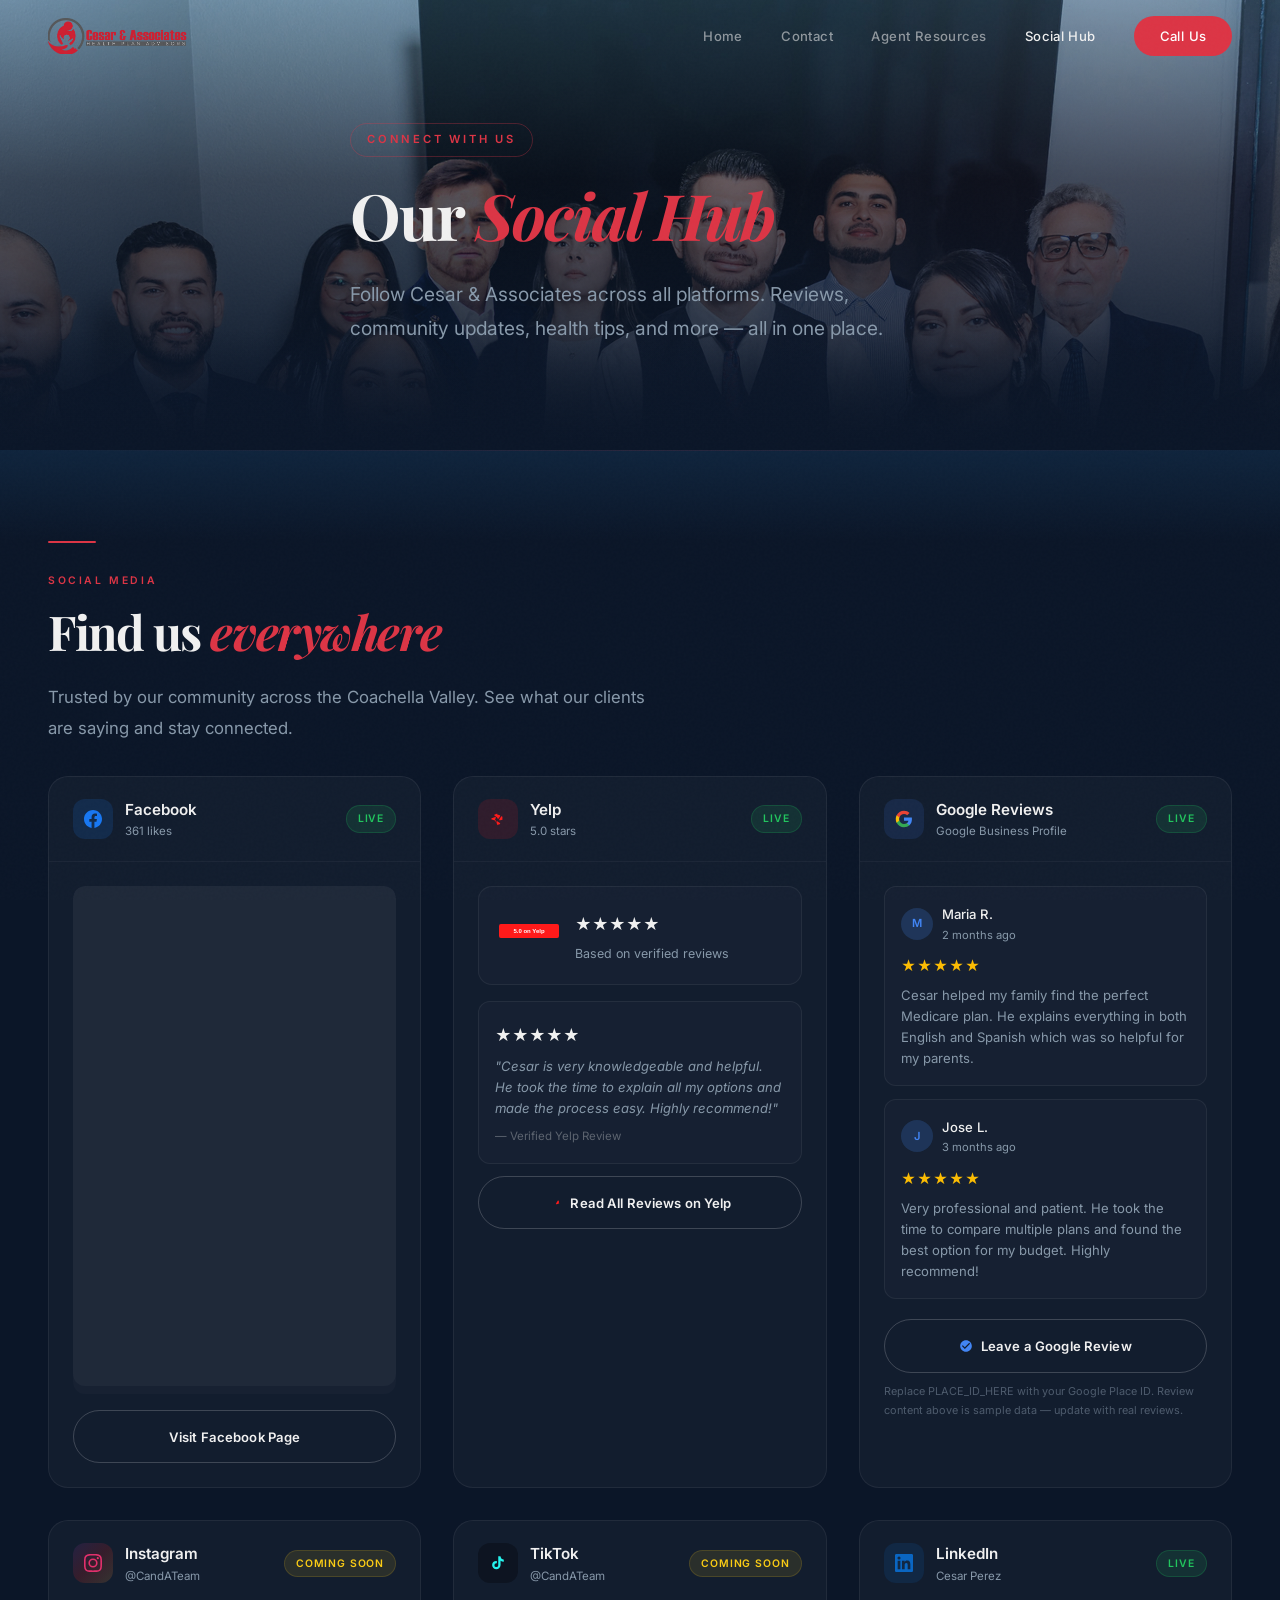
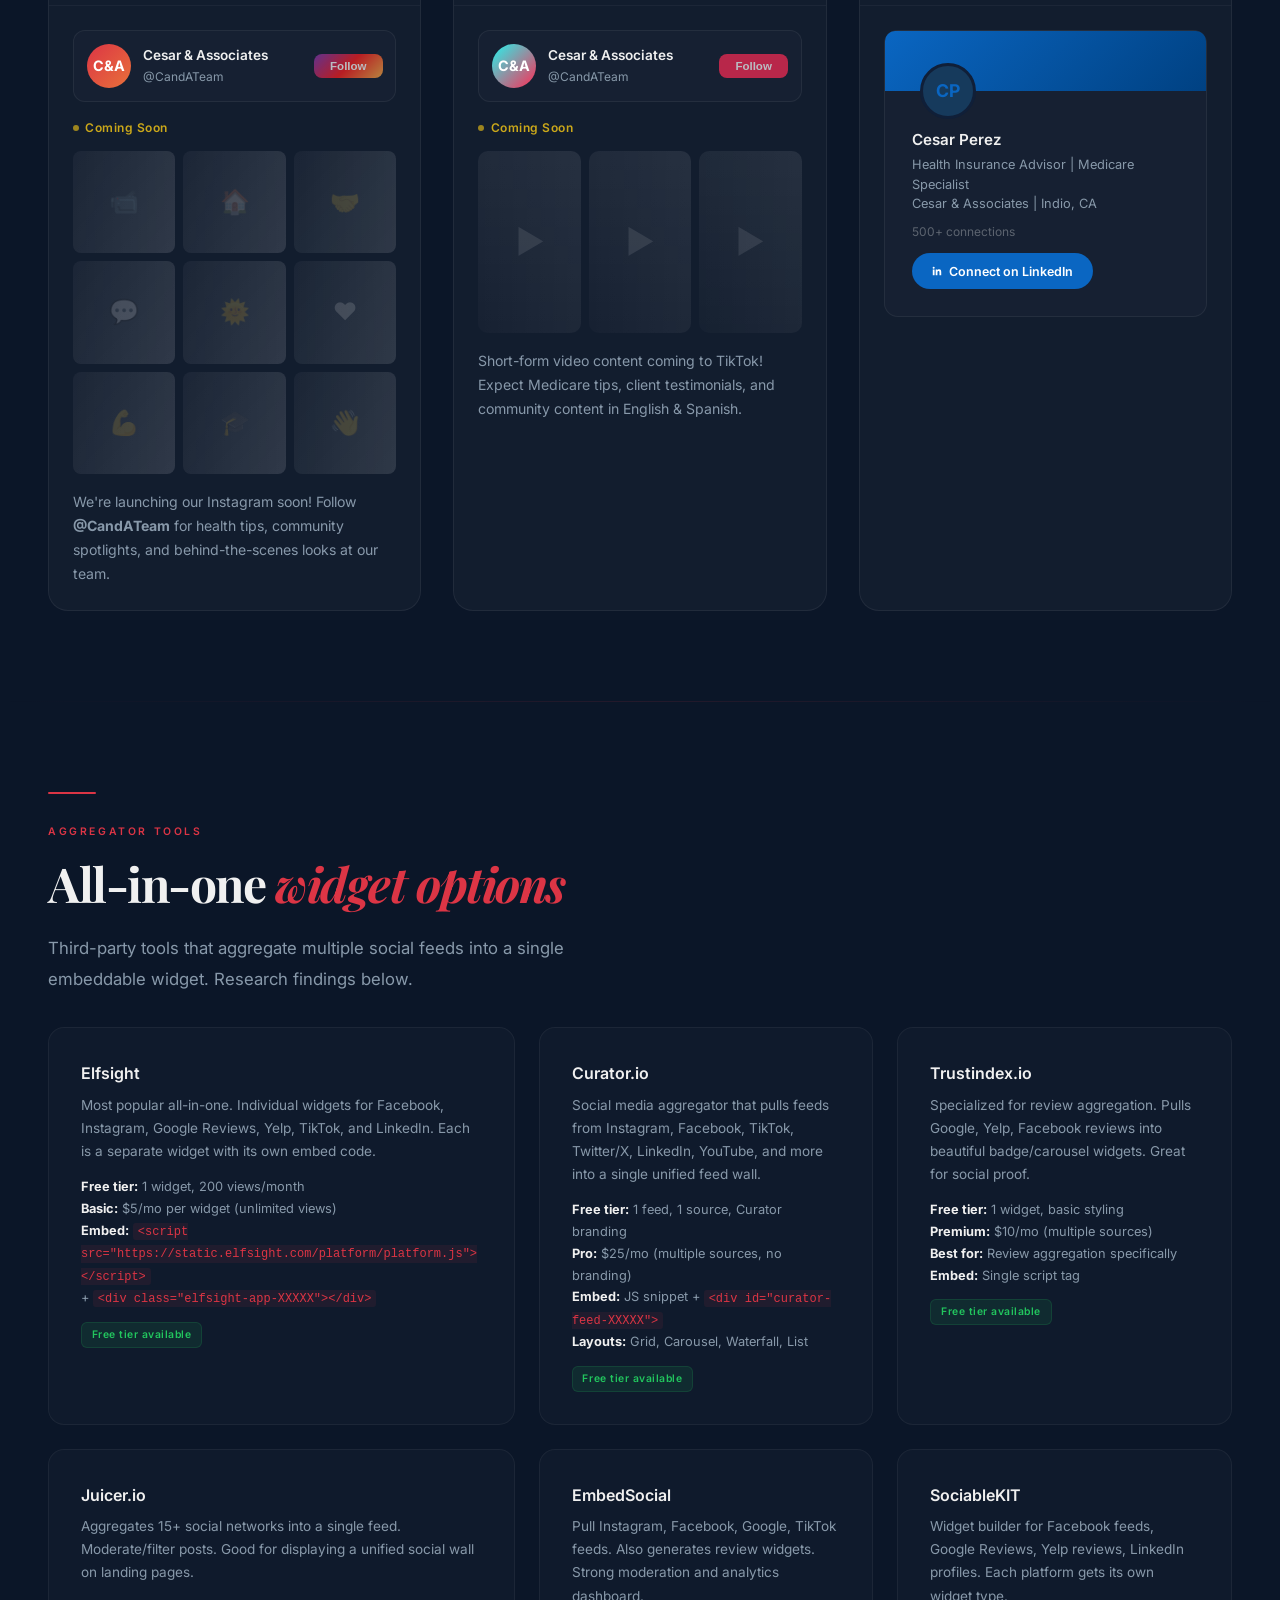
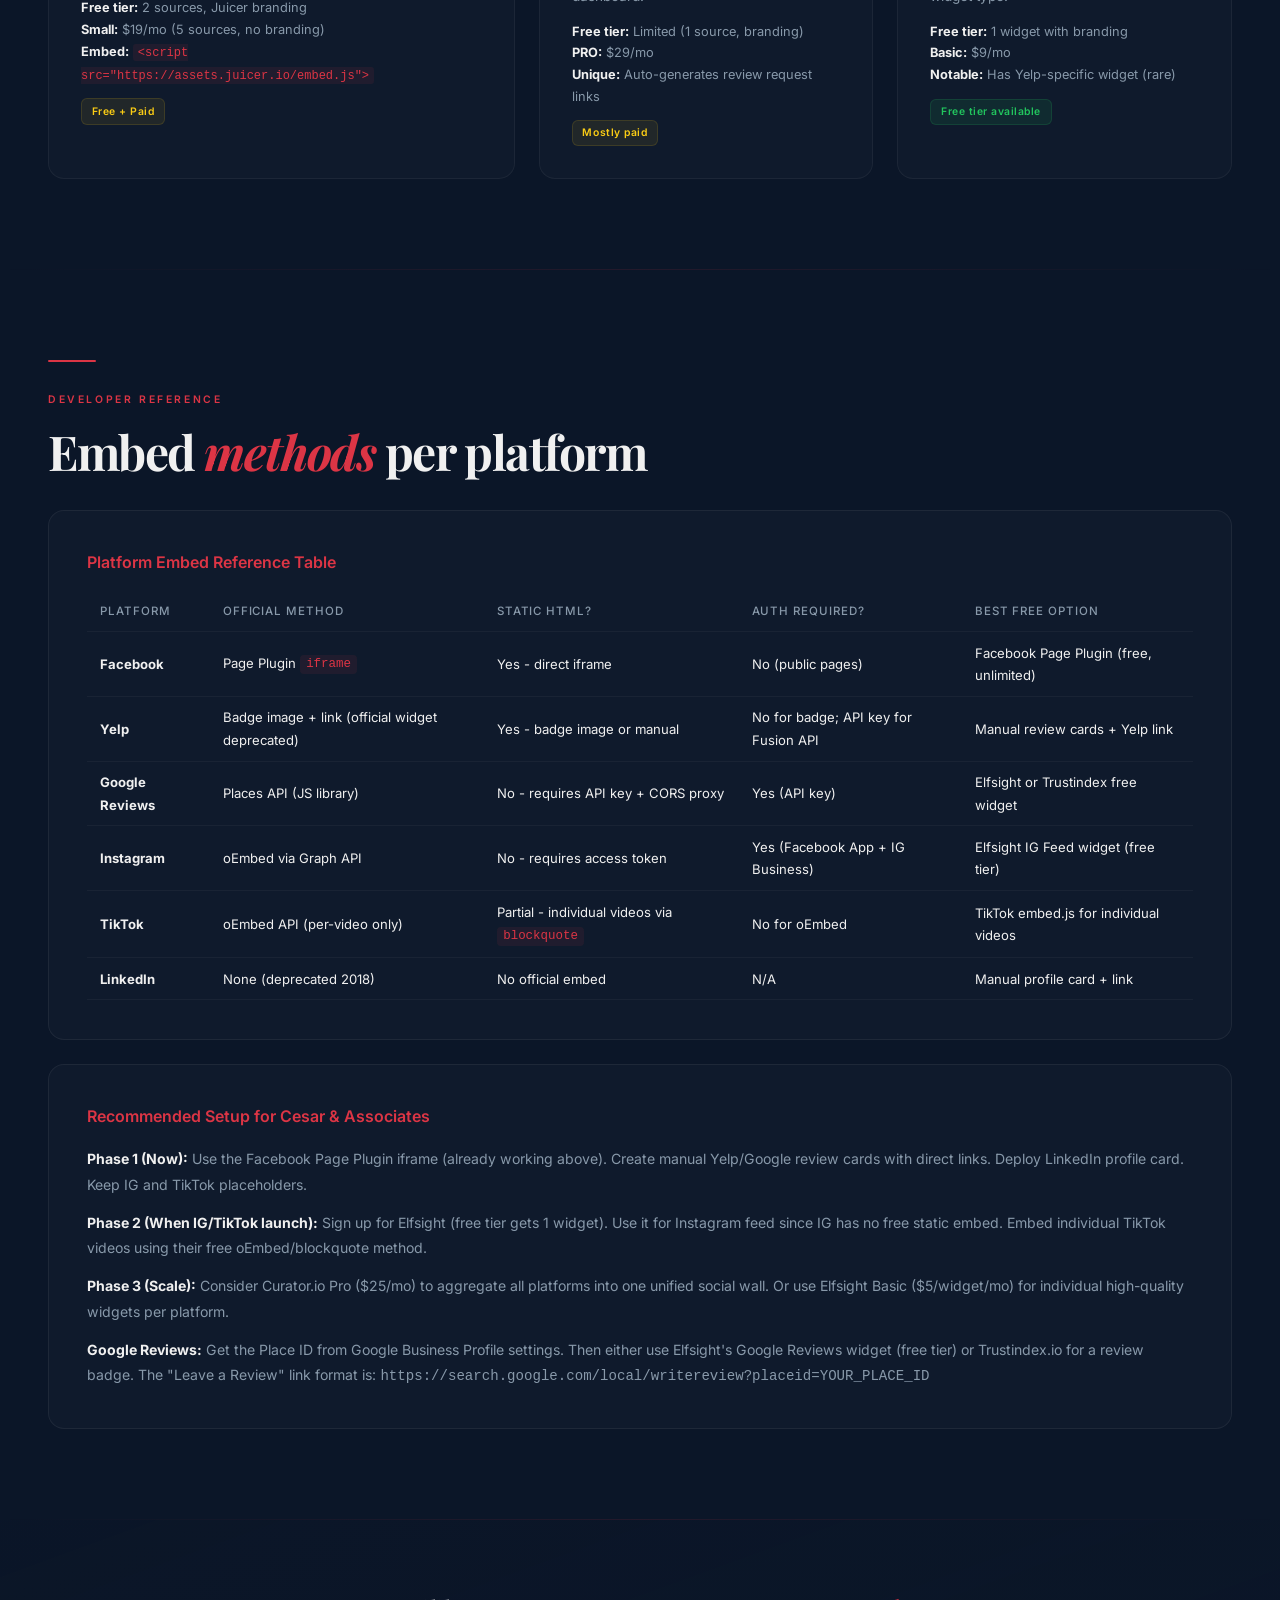
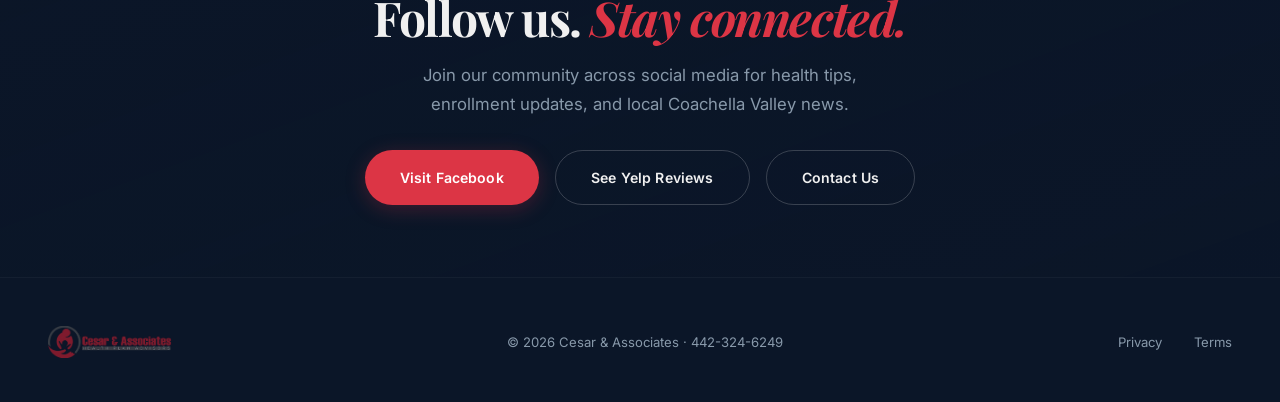
<file: socials.html>
<!DOCTYPE html><html lang="en"><head><meta charset="UTF-8"><meta name="viewport" content="width=device-width,initial-scale=1"><title>Social Hub — Cesar & Associates</title><style>
@import url('https://fonts.googleapis.com/css2?family=Inter:wght@300;400;500;600;700&family=Playfair+Display:ital,wght@0,400;0,600;0,700;0,800;1,400;1,600&display=swap');
*,*::before,*::after{box-sizing:border-box;margin:0;padding:0}
:root{--bg:#0b1628;--bg2:#101f38;--sky:#4a8db7;--accent:#dc3545;--warm:#e8713a;--text:#f0f0f0;--muted:#8899aa;--font:'Inter',system-ui,sans-serif;--serif:'Playfair Display',Georgia,serif}
html{scroll-behavior:smooth;font-size:16px}
body{background:var(--bg);color:var(--text);font-family:var(--font);line-height:1.7;-webkit-font-smoothing:antialiased;overflow-x:hidden}
img{max-width:100%;display:block}
a{color:var(--accent);text-decoration:none;transition:all .3s ease}

/* ── GRADIENT BG ─────────────────────── */
body::before{content:'';position:fixed;inset:0;z-index:-2;background:linear-gradient(180deg,#4a8db7 0%,#2a6a94 15%,#163a5c 35%,#0b1628 60%)}

/* ── ANIMATIONS ──────────────────────── */
@keyframes fadeUp{from{opacity:0;transform:translateY(50px)}to{opacity:1;transform:translateY(0)}}
@keyframes float{0%,100%{transform:translateY(0)}50%{transform:translateY(-12px)}}
@keyframes shimmer{0%{background-position:-200% 0}100%{background-position:200% 0}}
@keyframes pulse-glow{0%,100%{box-shadow:0 0 20px rgba(220,53,69,.1)}50%{box-shadow:0 0 40px rgba(220,53,69,.2)}}
.reveal{opacity:0;transform:translateY(50px);transition:opacity 1s cubic-bezier(.22,1,.36,1),transform 1s cubic-bezier(.22,1,.36,1)}
.reveal.vis{opacity:1;transform:none}
.reveal-left{opacity:0;transform:translateX(-60px);transition:all 1s cubic-bezier(.22,1,.36,1)}
.reveal-left.vis{opacity:1;transform:none}
.reveal-right{opacity:0;transform:translateX(60px);transition:all 1s cubic-bezier(.22,1,.36,1)}
.reveal-right.vis{opacity:1;transform:none}
.d1{transition-delay:.1s}.d2{transition-delay:.2s}.d3{transition-delay:.3s}.d4{transition-delay:.4s}.d5{transition-delay:.5s}.d6{transition-delay:.6s}

/* ── NAV ─────────────────────────────── */
nav{position:fixed;top:0;left:0;right:0;z-index:100;padding:1rem 0;transition:all .5s}
nav.scrolled{background:rgba(11,22,40,.92);backdrop-filter:blur(24px);-webkit-backdrop-filter:blur(24px);box-shadow:0 1px 0 rgba(255,255,255,.04)}
.nav-inner{max-width:1400px;margin:0 auto;padding:0 clamp(1.5rem,4vw,3rem);display:flex;justify-content:space-between;align-items:center}
.nav-logo img{height:36px;width:auto}
.nav-links{display:flex;gap:clamp(1rem,3vw,2.5rem);align-items:center}
.nav-links a{color:rgba(240,240,240,.55);font-size:.82rem;font-weight:500;letter-spacing:.03em;transition:color .3s}
.nav-links a:hover{color:var(--text)}
.btn-nav{padding:.55rem 1.6rem;border-radius:100px;background:var(--accent);color:#fff!important;font-weight:600;font-size:.8rem;transition:all .4s cubic-bezier(.22,1,.36,1)}
.btn-nav:hover{transform:translateY(-2px);box-shadow:0 8px 30px rgba(220,53,69,.35)}
.menu-btn{display:none;background:none;border:none;color:var(--text);font-size:1.5rem;cursor:pointer}
@media(max-width:768px){.menu-btn{display:block}.nav-links{display:none;position:absolute;top:100%;left:0;right:0;flex-direction:column;background:rgba(11,22,40,.96);backdrop-filter:blur(20px);padding:2rem clamp(1.5rem,4vw,3rem);gap:1.5rem;border-bottom:1px solid rgba(255,255,255,.04)}.nav-links.open{display:flex}}

/* ── LAYOUT ──────────────────────────── */
.wrap{max-width:1400px;margin:0 auto;padding:0 clamp(1.5rem,4vw,3rem)}
.wrap-narrow{max-width:860px;margin:0 auto;padding:0 clamp(1.5rem,4vw,3rem)}

/* ── HERO ────────────────────────────── */
.hero{min-height:50vh;display:flex;align-items:flex-end;padding:0 0 4rem;position:relative;overflow:hidden;background:url('assets/hero-bg.jpg') center top/cover no-repeat}
.hero::before{content:'';position:absolute;inset:0;background:linear-gradient(180deg,rgba(74,141,183,.3) 0%,rgba(11,22,40,.6) 40%,rgba(11,22,40,.92) 85%,#0b1628 100%);z-index:1}
.hero::after{content:'';position:absolute;bottom:0;left:0;right:0;height:120px;background:linear-gradient(transparent,#0b1628);z-index:1}
.hero .wrap{position:relative;z-index:2}
.hero-tag{display:inline-block;font-size:.7rem;font-weight:600;letter-spacing:.25em;text-transform:uppercase;color:var(--accent);margin-bottom:1.5rem;padding:.4rem 1rem;border:1px solid rgba(220,53,69,.3);border-radius:100px}
.hero h1{font-family:var(--serif);font-size:clamp(2.2rem,5vw,4rem);font-weight:700;line-height:1.05;letter-spacing:-.03em;margin-bottom:clamp(1rem,3vw,1.8rem)}
.hero h1 em{font-style:italic;color:var(--accent)}
.hero-sub{font-size:clamp(1rem,1.8vw,1.2rem);color:var(--muted);max-width:580px;line-height:1.8;margin-bottom:2.5rem}

.btn{display:inline-flex;align-items:center;gap:.5rem;padding:.9rem 2.2rem;border-radius:100px;font-weight:600;font-size:.88rem;cursor:pointer;transition:all .4s cubic-bezier(.22,1,.36,1);border:none;font-family:var(--font);letter-spacing:.01em}
.btn-p{background:var(--accent);color:#fff;box-shadow:0 4px 20px rgba(220,53,69,.25)}
.btn-p:hover{transform:translateY(-3px);box-shadow:0 12px 40px rgba(220,53,69,.35)}
.btn-o{border:1.5px solid rgba(240,240,240,.2);color:var(--text);background:transparent}
.btn-o:hover{background:rgba(255,255,255,.05);border-color:rgba(240,240,240,.4)}

/* ── SECTIONS ────────────────────────── */
.sec{padding:clamp(4rem,10vh,7rem) 0;position:relative}
.sec-label{font-size:.65rem;font-weight:600;letter-spacing:.25em;text-transform:uppercase;color:var(--accent);margin-bottom:1rem}
.sec-title{font-family:var(--serif);font-size:clamp(1.8rem,4vw,3rem);font-weight:700;line-height:1.1;letter-spacing:-.03em;margin-bottom:clamp(1rem,3vw,1.5rem)}
.sec-title em{color:var(--accent);font-style:italic}
.sec-sub{color:var(--muted);font-size:clamp(.95rem,1.5vw,1.05rem);max-width:600px;line-height:1.85}
.divider{width:48px;height:2px;background:var(--accent);margin-bottom:1.8rem;border-radius:2px}
.hr{border:none;height:1px;background:linear-gradient(90deg,transparent,rgba(220,53,69,.12),transparent);margin:0}

/* ── ORBS ────────────────────────────── */
.orb{position:absolute;border-radius:50%;pointer-events:none;filter:blur(80px);z-index:0}
.orb-1{width:clamp(300px,40vw,600px);height:clamp(300px,40vw,600px);background:rgba(220,53,69,.06);top:-10%;right:-5%;animation:float 12s ease-in-out infinite}
.orb-2{width:clamp(200px,30vw,450px);height:clamp(200px,30vw,450px);background:rgba(74,141,183,.06);bottom:5%;left:-8%;animation:float 16s ease-in-out infinite reverse}

/* ── SOCIAL GRID ─────────────────────── */
.social-grid{display:grid;grid-template-columns:1fr;gap:2rem;margin-top:2rem}
@media(min-width:768px){.social-grid{grid-template-columns:repeat(2,1fr)}}
@media(min-width:1100px){.social-grid{grid-template-columns:repeat(3,1fr)}}

.social-card{background:rgba(255,255,255,.03);border:1px solid rgba(255,255,255,.06);border-radius:20px;overflow:hidden;transition:all .4s cubic-bezier(.22,1,.36,1)}
.social-card:hover{border-color:rgba(220,53,69,.15);background:rgba(255,255,255,.05);transform:translateY(-4px);box-shadow:0 20px 60px rgba(0,0,0,.3)}

.social-card-header{display:flex;align-items:center;gap:.75rem;padding:1.2rem 1.5rem;border-bottom:1px solid rgba(255,255,255,.04)}
.social-icon{width:40px;height:40px;border-radius:12px;display:flex;align-items:center;justify-content:center;font-size:1.2rem;flex-shrink:0}
.social-icon.fb{background:rgba(24,119,242,.15);color:#1877f2}
.social-icon.yelp{background:rgba(255,25,25,.12);color:#ff1a1a}
.social-icon.ig{background:linear-gradient(135deg,rgba(131,58,180,.15),rgba(253,29,29,.15),rgba(252,176,69,.15));color:#e1306c}
.social-icon.tiktok{background:rgba(0,0,0,.3);color:#25f4ee}
.social-icon.google{background:rgba(66,133,244,.12);color:#4285f4}
.social-icon.linkedin{background:rgba(10,102,194,.15);color:#0a66c2}
.social-card-header h3{font-size:.95rem;font-weight:600}
.social-card-header .badge{margin-left:auto;font-size:.65rem;font-weight:600;letter-spacing:.08em;text-transform:uppercase;padding:.25rem .7rem;border-radius:100px;flex-shrink:0}
.badge-live{background:rgba(34,197,94,.12);color:#22c55e;border:1px solid rgba(34,197,94,.2)}
.badge-coming{background:rgba(250,204,21,.1);color:#facc15;border:1px solid rgba(250,204,21,.15)}

.social-card-body{padding:1.5rem;min-height:280px;display:flex;flex-direction:column}
.social-card-body iframe{border:none;border-radius:12px;flex:1;min-height:250px}

/* ── EMBED OVERRIDES ─────────────────── */
.fb-embed-wrap{position:relative;overflow:hidden;border-radius:12px;background:rgba(255,255,255,.02)}
.fb-embed-wrap iframe{width:100%;min-height:500px;border:none}

.yelp-badge{display:flex;align-items:center;gap:1rem;padding:1.2rem;border:1px solid rgba(255,255,255,.06);border-radius:14px;background:rgba(255,255,255,.02);transition:all .3s}
.yelp-badge:hover{border-color:rgba(255,25,25,.15);background:rgba(255,255,255,.04)}
.yelp-stars{display:flex;gap:2px;margin:.3rem 0}
.yelp-star{color:#ff1a1a;font-size:1rem}

/* ── PLACEHOLDER CARDS ───────────────── */
.placeholder-feed{display:grid;grid-template-columns:repeat(3,1fr);gap:.5rem;margin-bottom:1rem}
.placeholder-img{aspect-ratio:1;border-radius:8px;background:linear-gradient(135deg,rgba(255,255,255,.04),rgba(255,255,255,.08));position:relative;overflow:hidden}
.placeholder-img::after{content:'';position:absolute;inset:0;background:linear-gradient(90deg,transparent,rgba(255,255,255,.05),transparent);background-size:200% 100%;animation:shimmer 2s ease infinite}
.placeholder-img .icon-overlay{position:absolute;inset:0;display:flex;align-items:center;justify-content:center;font-size:1.5rem;opacity:.15}

.coming-soon-tag{display:inline-flex;align-items:center;gap:.4rem;font-size:.75rem;font-weight:600;color:rgba(250,204,21,.8);letter-spacing:.04em;margin-bottom:.8rem}
.coming-soon-tag::before{content:'';width:6px;height:6px;border-radius:50%;background:rgba(250,204,21,.6);animation:pulse-glow 2s ease infinite}
.coming-soon-text{font-size:.88rem;color:var(--muted);line-height:1.7}

.profile-preview{display:flex;align-items:center;gap:.75rem;padding:.8rem;border:1px solid rgba(255,255,255,.06);border-radius:12px;background:rgba(255,255,255,.02);margin-bottom:1rem}
.profile-avatar{width:44px;height:44px;border-radius:50%;background:linear-gradient(135deg,var(--accent),var(--warm));display:flex;align-items:center;justify-content:center;font-weight:700;font-size:.9rem;color:#fff;flex-shrink:0}
.profile-info{flex:1;min-width:0}
.profile-info .name{font-weight:600;font-size:.85rem}
.profile-info .handle{font-size:.75rem;color:var(--muted)}
.profile-follow-btn{padding:.4rem 1rem;border-radius:8px;font-size:.72rem;font-weight:600;border:none;cursor:default}

/* ── GOOGLE REVIEWS WIDGET ───────────── */
.google-review-card{padding:1rem;border:1px solid rgba(255,255,255,.06);border-radius:12px;background:rgba(255,255,255,.02);margin-bottom:.8rem}
.google-review-header{display:flex;align-items:center;gap:.6rem;margin-bottom:.6rem}
.google-review-avatar{width:32px;height:32px;border-radius:50%;background:rgba(66,133,244,.2);display:flex;align-items:center;justify-content:center;font-size:.7rem;font-weight:600;color:#4285f4}
.google-review-name{font-size:.82rem;font-weight:500}
.google-review-date{font-size:.7rem;color:var(--muted)}
.google-stars{color:#fbbc04;font-size:.9rem;letter-spacing:1px;margin-bottom:.4rem}
.google-review-text{font-size:.82rem;color:var(--muted);line-height:1.6}

/* ── TOOLS SECTION ───────────────────── */
.tools-grid{display:grid;grid-template-columns:1fr;gap:1.5rem;margin-top:2rem}
@media(min-width:640px){.tools-grid{grid-template-columns:repeat(2,1fr)}}
@media(min-width:960px){.tools-grid{grid-template-columns:repeat(3,1fr)}}
.tool-card{padding:clamp(1.5rem,3vw,2rem);border:1px solid rgba(255,255,255,.05);border-radius:16px;background:rgba(255,255,255,.02);transition:all .4s}
.tool-card:hover{background:rgba(220,53,69,.03);border-color:rgba(220,53,69,.1)}
.tool-card h3{font-size:1rem;font-weight:600;margin-bottom:.4rem}
.tool-card p{color:var(--muted);font-size:.85rem;line-height:1.7}
.tool-card .tool-tag{display:inline-block;font-size:.65rem;font-weight:600;letter-spacing:.05em;padding:.2rem .6rem;border-radius:6px;margin-top:.8rem}
.tool-free{background:rgba(34,197,94,.1);color:#22c55e;border:1px solid rgba(34,197,94,.15)}
.tool-paid{background:rgba(250,204,21,.08);color:#facc15;border:1px solid rgba(250,204,21,.12)}

/* ── LINKEDIN EMBED ──────────────────── */
.linkedin-profile{padding:1.2rem;border:1px solid rgba(255,255,255,.06);border-radius:14px;background:rgba(255,255,255,.02)}
.linkedin-profile .profile-banner{height:60px;border-radius:10px 10px 0 0;background:linear-gradient(135deg,#0a66c2,#004182);margin:-1.2rem -1.2rem 0;position:relative}
.linkedin-profile .profile-avatar-lg{width:56px;height:56px;border-radius:50%;background:#163a5c;border:3px solid var(--bg2);display:flex;align-items:center;justify-content:center;font-weight:700;font-size:1.1rem;color:#0a66c2;position:relative;top:-28px;margin-left:1rem;margin-bottom:-20px}
.linkedin-profile .profile-details{padding:0 .5rem .5rem}
.linkedin-profile .profile-details h4{font-size:.95rem;font-weight:600;margin-bottom:.15rem}
.linkedin-profile .profile-details p{font-size:.8rem;color:var(--muted);line-height:1.5}
.linkedin-connect-btn{display:inline-flex;align-items:center;gap:.4rem;margin-top:.8rem;padding:.45rem 1.2rem;border-radius:100px;background:#0a66c2;color:#fff;font-size:.78rem;font-weight:600;border:none;cursor:pointer;transition:all .3s}
.linkedin-connect-btn:hover{background:#004182}

/* ── CTA ─────────────────────────────── */
.cta-sec{padding:clamp(4rem,8vh,6rem) 0;text-align:center;position:relative;overflow:hidden;background:url('assets/cta-bg.jpg') center/cover no-repeat;background-attachment:fixed}
.cta-sec::before{content:'';position:absolute;inset:0;background:linear-gradient(160deg,rgba(11,22,40,.92) 0%,rgba(11,22,40,.85) 50%,rgba(11,22,40,.92) 100%)}
.cta-sec .wrap{position:relative;z-index:1}
.cta-sec h2{font-family:var(--serif);font-size:clamp(1.8rem,4vw,3rem);font-weight:700;line-height:1.05;letter-spacing:-.03em;margin-bottom:1.2rem}
.cta-sec h2 em{color:var(--accent);font-style:italic}
.cta-sec p{color:var(--muted);font-size:clamp(.95rem,1.5vw,1.05rem);margin-bottom:2rem;max-width:520px;margin-left:auto;margin-right:auto}
@media(max-width:768px){.cta-sec,.hero{background-attachment:scroll}}

/* ── FOOTER ──────────────────────────── */
footer{padding:3rem 0;border-top:1px solid rgba(255,255,255,.04);font-size:.82rem;color:var(--muted)}
footer .wrap{display:flex;flex-wrap:wrap;justify-content:space-between;align-items:center;gap:1.5rem}
footer a{color:var(--muted);transition:color .3s}
footer a:hover{color:var(--accent)}
.foot-links{display:flex;gap:2rem}
.foot-logo img{height:32px;width:auto;opacity:.6}

/* ── GRAIN ───────────────────────────── */
body::after{content:'';position:fixed;inset:0;pointer-events:none;z-index:9999;opacity:.018;background-image:url("data:image/svg+xml,%3Csvg viewBox='0 0 512 512' xmlns='http://www.w3.org/2000/svg'%3E%3Cfilter id='n'%3E%3CfeTurbulence type='fractalNoise' baseFrequency='.65' numOctaves='3' stitchTiles='stitch'/%3E%3C/filter%3E%3Crect width='100%25' height='100%25' filter='url(%23n)'/%3E%3C/svg%3E")}

/* ── NOTES SECTION ───────────────────── */
.impl-notes{background:rgba(255,255,255,.02);border:1px solid rgba(255,255,255,.06);border-radius:16px;padding:clamp(1.5rem,3vw,2.5rem);margin-top:2rem}
.impl-notes h3{font-size:1rem;font-weight:600;margin-bottom:1rem;color:var(--accent)}
.impl-notes table{width:100%;border-collapse:collapse;font-size:.82rem}
.impl-notes th,.impl-notes td{text-align:left;padding:.6rem .8rem;border-bottom:1px solid rgba(255,255,255,.04)}
.impl-notes th{color:var(--muted);font-weight:500;font-size:.72rem;text-transform:uppercase;letter-spacing:.08em}
.impl-notes td{color:var(--text)}
.impl-notes td code{background:rgba(220,53,69,.08);color:var(--accent);padding:.15rem .4rem;border-radius:4px;font-size:.78rem;font-family:'SF Mono',Monaco,monospace}

</style></head><body>

<!-- ════════════════════════════════════════
     NAV
     ════════════════════════════════════════ -->
<nav><div class="nav-inner">
  <a href="/" class="nav-logo"><img src="assets/nav-logo.png" alt="Cesar & Associates"></a>
  <button class="menu-btn" aria-label="Menu">&#9776;</button>
  <div class="nav-links">
    <a href="/">Home</a>
    <a href="/contact.html">Contact</a>
    <a href="/agents.html">Agent Resources</a>
    <a href="/socials.html" style="color:var(--text)">Social Hub</a>
    <a href="tel:+14423246249" class="btn-nav">Call Us</a>
  </div>
</div></nav>

<!-- ════════════════════════════════════════
     HERO
     ════════════════════════════════════════ -->
<section class="hero">
  <div class="orb orb-1"></div>
  <div class="wrap">
    <span class="hero-tag reveal">Connect With Us</span>
    <h1 class="reveal d1">Our <em>Social Hub</em></h1>
    <p class="hero-sub reveal d2">Follow Cesar & Associates across all platforms. Reviews, community updates, health tips, and more — all in one place.</p>
  </div>
</section>

<hr class="hr">

<!-- ════════════════════════════════════════
     SECTION: LIVE SOCIAL EMBEDS
     ════════════════════════════════════════ -->
<section class="sec" id="social-hub">
<div class="wrap">
  <div class="divider reveal"></div>
  <p class="sec-label reveal">Social Media</p>
  <h2 class="sec-title reveal d1">Find us <em>everywhere</em></h2>
  <p class="sec-sub reveal d2">Trusted by our community across the Coachella Valley. See what our clients are saying and stay connected.</p>

  <div class="social-grid">

    <!-- ───────────────────────────────────
         1. FACEBOOK (LIVE)
         Official: Facebook Page Plugin
         https://developers.facebook.com/docs/plugins/page-plugin/
         Uses iframe from facebook.com/plugins/page.php
         ─────────────────────────────────── -->
    <div class="social-card reveal d1">
      <div class="social-card-header">
        <div class="social-icon fb">
          <svg width="18" height="18" viewBox="0 0 24 24" fill="currentColor"><path d="M24 12.073c0-6.627-5.373-12-12-12s-12 5.373-12 12c0 5.99 4.388 10.954 10.125 11.854v-8.385H7.078v-3.47h3.047V9.43c0-3.007 1.792-4.669 4.533-4.669 1.312 0 2.686.235 2.686.235v2.953H15.83c-1.491 0-1.956.925-1.956 1.874v2.25h3.328l-.532 3.47h-2.796v8.385C19.612 23.027 24 18.062 24 12.073z"/></svg>
        </div>
        <div>
          <h3>Facebook</h3>
          <div style="font-size:.72rem;color:var(--muted)">361 likes</div>
        </div>
        <span class="badge badge-live">Live</span>
      </div>
      <div class="social-card-body">
        <!--
          IMPLEMENTATION NOTES — Facebook Page Plugin:
          - Official method: iframe from developers.facebook.com
          - No API key needed for the Page Plugin
          - Width/height can be adjusted; 340px width works for card layout
          - The "tabs" param controls what shows: timeline, events, messages
          - Requires the page to be publicly accessible
          - Alternative: Social Plugins SDK (requires FB JS SDK init)
        -->
        <div class="fb-embed-wrap">
          <iframe
            src="https://www.facebook.com/plugins/page.php?href=https%3A%2F%2Fwww.facebook.com%2FCesarandAssociateshpa&tabs=timeline&width=340&height=500&small_header=true&adapt_container_width=true&hide_cover=false&show_facepile=true&appId"
            width="100%" height="500"
            style="border:none;overflow:hidden;border-radius:12px;background:rgba(255,255,255,.03)"
            scrolling="no" frameborder="0"
            allowfullscreen="true"
            allow="autoplay; clipboard-write; encrypted-media; picture-in-picture; web-share">
          </iframe>
        </div>
        <a href="https://facebook.com/CesarandAssociateshpa" target="_blank" rel="noopener" class="btn btn-o" style="margin-top:1rem;width:100%;justify-content:center;font-size:.82rem">Visit Facebook Page</a>
      </div>
    </div>

    <!-- ───────────────────────────────────
         2. YELP (LIVE)
         Official: Yelp Badge / Review Badge
         https://www.yelp.com/developers/yelp_badge
         Also: Yelp Fusion API (requires API key, not static)
         For static: use Yelp's official badge images + link
         ─────────────────────────────────── -->
    <div class="social-card reveal d2">
      <div class="social-card-header">
        <div class="social-icon yelp">
          <svg width="16" height="18" viewBox="0 0 24 24" fill="currentColor"><path d="M20.16 12.594l-4.995 1.433c-.96.276-1.74-.8-1.176-1.63l2.768-4.076c.564-.83 1.868-.345 1.868.695v2.596c0 .4-.17.78-.465.982zm-8.836-1.834l-2.77-4.075c-.563-.83.216-1.906 1.177-1.63l4.995 1.434c.68.195.804.99.465 1.482l-2.224 3.274c-.565.83-2.08.345-1.643-.485zM7.56 14.28l-4.96-1.6c-.96-.31-.96-1.65 0-1.96l4.96-1.6c.96-.31 1.62.89.99 1.8L7.56 12.9l.99 1.18c.63.91-.03 2.11-.99 1.8zm3.458 7.36l-1.44-4.96c-.31-.96.89-1.62 1.8-.99l3.48 2.42c.68.475.475 1.56-.36 1.68l-2.5.84c-.4.135-.82.06-1.08-.19l.1.2zm-.458-18.28l1.44 4.96c.31.96-.89 1.62-1.8.99L6.72 6.89c-.68-.475-.475-1.56.36-1.68l2.5-.84c.4-.135.82-.055 1.08.19l-.1-.2z"/></svg>
        </div>
        <div>
          <h3>Yelp</h3>
          <div style="font-size:.72rem;color:var(--muted)">5.0 stars</div>
        </div>
        <span class="badge badge-live">Live</span>
      </div>
      <div class="social-card-body">
        <!--
          IMPLEMENTATION NOTES — Yelp:
          - Official: Yelp Badge (deprecated but still works via image URLs)
          - No official iframe embed. Yelp removed their embed widget.
          - Best static approach: Link badge + manual review showcase
          - Yelp badge URL format: https://www.yelp.com/biz/BUSINESS-ID + badge images
          - Alternative: Yelp Fusion API v3 (requires API key, CORS issues on static)
          - For truly static: screenshot or CSS-recreated review cards
        -->
        <div class="yelp-badge" style="margin-bottom:1rem">
          <div style="flex-shrink:0">
            <svg width="60" height="30" viewBox="0 0 130 30"><rect rx="4" width="130" height="30" fill="#ff1a1a"/><text x="65" y="20" text-anchor="middle" fill="#fff" font-family="Arial" font-size="13" font-weight="bold">5.0 on Yelp</text></svg>
          </div>
          <div>
            <div class="yelp-stars">&#9733;&#9733;&#9733;&#9733;&#9733;</div>
            <div style="font-size:.78rem;color:var(--muted)">Based on verified reviews</div>
          </div>
        </div>

        <!-- Yelp Review Showcase (manual / static) -->
        <div style="border:1px solid rgba(255,255,255,.06);border-radius:12px;padding:1rem;background:rgba(255,255,255,.02);margin-bottom:.8rem">
          <div class="yelp-stars" style="margin-bottom:.4rem">&#9733;&#9733;&#9733;&#9733;&#9733;</div>
          <p style="font-size:.82rem;color:var(--muted);line-height:1.6;font-style:italic">"Cesar is very knowledgeable and helpful. He took the time to explain all my options and made the process easy. Highly recommend!"</p>
          <div style="font-size:.72rem;color:rgba(255,255,255,.3);margin-top:.5rem">&#8212; Verified Yelp Review</div>
        </div>

        <!-- Official Yelp Badge Link (static, no API needed) -->
        <a href="https://www.yelp.com/biz/cesar-health-insurance-services-indio" target="_blank" rel="noopener" class="btn btn-o" style="width:100%;justify-content:center;font-size:.82rem">
          <svg width="14" height="14" viewBox="0 0 24 24" fill="#ff1a1a"><path d="M20.16 12.594l-4.995 1.433c-.96.276-1.74-.8-1.176-1.63l2.768-4.076c.564-.83 1.868-.345 1.868.695v2.596c0 .4-.17.78-.465.982z"/></svg>
          Read All Reviews on Yelp
        </a>
      </div>
    </div>

    <!-- ───────────────────────────────────
         3. GOOGLE REVIEWS (PLACEHOLDER / WIDGET)
         Official: Google Places API (requires API key + backend)
         No official static embed for reviews.
         Options:
           - Google Business Profile badge link
           - Elfsight Google Reviews widget
           - Manual review cards (static)
         ─────────────────────────────────── -->
    <div class="social-card reveal d3">
      <div class="social-card-header">
        <div class="social-icon google">
          <svg width="18" height="18" viewBox="0 0 24 24" fill="currentColor"><path d="M22.56 12.25c0-.78-.07-1.53-.2-2.25H12v4.26h5.92a5.06 5.06 0 0 1-2.2 3.32v2.77h3.57c2.08-1.92 3.28-4.74 3.28-8.1z" fill="#4285F4"/><path d="M12 23c2.97 0 5.46-.98 7.28-2.66l-3.57-2.77c-.98.66-2.23 1.06-3.71 1.06-2.86 0-5.29-1.93-6.16-4.53H2.18v2.84C3.99 20.53 7.7 23 12 23z" fill="#34A853"/><path d="M5.84 14.09c-.22-.66-.35-1.36-.35-2.09s.13-1.43.35-2.09V7.07H2.18C1.43 8.55 1 10.22 1 12s.43 3.45 1.18 4.93l2.85-2.22.81-.62z" fill="#FBBC05"/><path d="M12 5.38c1.62 0 3.06.56 4.21 1.64l3.15-3.15C17.45 2.09 14.97 1 12 1 7.7 1 3.99 3.47 2.18 7.07l3.66 2.84c.87-2.6 3.3-4.53 6.16-4.53z" fill="#EA4335"/></svg>
        </div>
        <div>
          <h3>Google Reviews</h3>
          <div style="font-size:.72rem;color:var(--muted)">Google Business Profile</div>
        </div>
        <span class="badge badge-live">Live</span>
      </div>
      <div class="social-card-body">
        <!--
          IMPLEMENTATION NOTES — Google Reviews:
          - NO official embeddable widget from Google
          - Google Places API requires backend + API key (not static-friendly)
          - Options for static sites:
            1. Elfsight Google Reviews widget (free tier: 1 widget, 200 views/mo)
            2. Trustindex.io widget (free tier available)
            3. Manual: Copy reviews into static HTML cards
            4. Google "Review us on Google" badge link
          - The markup below is a static recreation; replace with Elfsight
            script tag when ready:
            <script src="https://static.elfsight.com/platform/platform.js" async></script>
            <div class="elfsight-app-XXXXX" data-elfsight-app-lazy></div>
        -->

        <!-- Static Google Review Cards -->
        <div class="google-review-card">
          <div class="google-review-header">
            <div class="google-review-avatar">M</div>
            <div>
              <div class="google-review-name">Maria R.</div>
              <div class="google-review-date">2 months ago</div>
            </div>
          </div>
          <div class="google-stars">&#9733;&#9733;&#9733;&#9733;&#9733;</div>
          <p class="google-review-text">Cesar helped my family find the perfect Medicare plan. He explains everything in both English and Spanish which was so helpful for my parents.</p>
        </div>
        <div class="google-review-card">
          <div class="google-review-header">
            <div class="google-review-avatar">J</div>
            <div>
              <div class="google-review-name">Jose L.</div>
              <div class="google-review-date">3 months ago</div>
            </div>
          </div>
          <div class="google-stars">&#9733;&#9733;&#9733;&#9733;&#9733;</div>
          <p class="google-review-text">Very professional and patient. He took the time to compare multiple plans and found the best option for my budget. Highly recommend!</p>
        </div>

        <!-- Google Review Us Link -->
        <a href="https://search.google.com/local/writereview?placeid=PLACE_ID_HERE" target="_blank" rel="noopener" class="btn btn-o" style="width:100%;justify-content:center;font-size:.82rem;margin-top:.5rem">
          <svg width="14" height="14" viewBox="0 0 24 24" fill="#4285f4"><path d="M12 2C6.48 2 2 6.48 2 12s4.48 10 10 10 10-4.48 10-10S17.52 2 12 2zm-2 15l-5-5 1.41-1.41L10 14.17l7.59-7.59L19 8l-9 9z"/></svg>
          Leave a Google Review
        </a>
        <p style="font-size:.68rem;color:var(--muted);margin-top:.6rem;opacity:.5">Replace PLACE_ID_HERE with your Google Place ID. Review content above is sample data — update with real reviews.</p>
      </div>
    </div>

    <!-- ───────────────────────────────────
         4. INSTAGRAM (PLACEHOLDER — @CandATeam)
         Official: Instagram oEmbed API (requires token since 2020)
         Also: Instagram Basic Display API (deprecated June 2024)
         Now: Instagram Graph API via Meta Business Suite
         For static no-backend: No official embed works without token
         Alternative: Elfsight IG Feed widget, or CSS placeholder grid
         ─────────────────────────────────── -->
    <div class="social-card reveal d4">
      <div class="social-card-header">
        <div class="social-icon ig">
          <svg width="18" height="18" viewBox="0 0 24 24" fill="currentColor"><path d="M12 2.163c3.204 0 3.584.012 4.85.07 3.252.148 4.771 1.691 4.919 4.919.058 1.265.069 1.645.069 4.849 0 3.205-.012 3.584-.069 4.849-.149 3.225-1.664 4.771-4.919 4.919-1.266.058-1.644.07-4.85.07-3.204 0-3.584-.012-4.849-.07-3.26-.149-4.771-1.699-4.919-4.92-.058-1.265-.07-1.644-.07-4.849 0-3.204.013-3.583.07-4.849.149-3.227 1.664-4.771 4.919-4.919 1.266-.057 1.645-.069 4.849-.069zM12 0C8.741 0 8.333.014 7.053.072 2.695.272.273 2.69.073 7.052.014 8.333 0 8.741 0 12c0 3.259.014 3.668.072 4.948.2 4.358 2.618 6.78 6.98 6.98C8.333 23.986 8.741 24 12 24c3.259 0 3.668-.014 4.948-.072 4.354-.2 6.782-2.618 6.979-6.98.059-1.28.073-1.689.073-4.948 0-3.259-.014-3.667-.072-4.947-.196-4.354-2.617-6.78-6.979-6.98C15.668.014 15.259 0 12 0zm0 5.838a6.162 6.162 0 1 0 0 12.324 6.162 6.162 0 0 0 0-12.324zM12 16a4 4 0 1 1 0-8 4 4 0 0 1 0 8zm6.406-11.845a1.44 1.44 0 1 0 0 2.881 1.44 1.44 0 0 0 0-2.881z"/></svg>
        </div>
        <div>
          <h3>Instagram</h3>
          <div style="font-size:.72rem;color:var(--muted)">@CandATeam</div>
        </div>
        <span class="badge badge-coming">Coming Soon</span>
      </div>
      <div class="social-card-body">
        <!-- Profile Preview -->
        <div class="profile-preview">
          <div class="profile-avatar">C&A</div>
          <div class="profile-info">
            <div class="name">Cesar & Associates</div>
            <div class="handle">@CandATeam</div>
          </div>
          <button class="profile-follow-btn" style="background:linear-gradient(135deg,#833ab4,#fd1d1d,#fcb045);color:#fff;opacity:.7">Follow</button>
        </div>

        <!-- Placeholder IG Grid -->
        <div class="coming-soon-tag">Coming Soon</div>
        <div class="placeholder-feed">
          <div class="placeholder-img"><div class="icon-overlay">&#128249;</div></div>
          <div class="placeholder-img"><div class="icon-overlay">&#127968;</div></div>
          <div class="placeholder-img"><div class="icon-overlay">&#129309;</div></div>
          <div class="placeholder-img"><div class="icon-overlay">&#128172;</div></div>
          <div class="placeholder-img"><div class="icon-overlay">&#127774;</div></div>
          <div class="placeholder-img"><div class="icon-overlay">&#9829;</div></div>
          <div class="placeholder-img"><div class="icon-overlay">&#128170;</div></div>
          <div class="placeholder-img"><div class="icon-overlay">&#127891;</div></div>
          <div class="placeholder-img"><div class="icon-overlay">&#128075;</div></div>
        </div>
        <p class="coming-soon-text">We're launching our Instagram soon! Follow <strong>@CandATeam</strong> for health tips, community spotlights, and behind-the-scenes looks at our team.</p>

        <!--
          WHEN ACCOUNT IS LIVE, replace placeholder with one of:

          Option A — Elfsight IG Feed (easiest, free tier):
          <script src="https://static.elfsight.com/platform/platform.js" async></script>
          <div class="elfsight-app-XXXXX" data-elfsight-app-lazy></div>

          Option B — Instagram oEmbed (requires Facebook App token):
          GET https://graph.facebook.com/v18.0/instagram_oembed
              ?url=https://www.instagram.com/CandATeam/
              &access_token=YOUR_TOKEN
          Returns HTML to embed. Must be fetched server-side or via proxy.

          Option C — Curator.io aggregator:
          <div id="curator-feed-XXXXX">
            <a href="https://curator.io" target="_blank" class="crt-logo">Powered by Curator.io</a>
          </div>
          <script type="text/javascript">
            (function(){var i,e,d=document,...curator embed code...})();
          </script>
        -->
      </div>
    </div>

    <!-- ───────────────────────────────────
         5. TIKTOK (PLACEHOLDER)
         Official: TikTok oEmbed API
         GET https://www.tiktok.com/oembed?url=VIDEO_URL
         Returns HTML embed code for individual videos
         Also: TikTok Embed SDK for profiles (limited)
         No official "profile feed" widget exists yet
         ─────────────────────────────────── -->
    <div class="social-card reveal d5">
      <div class="social-card-header">
        <div class="social-icon tiktok">
          <svg width="16" height="18" viewBox="0 0 24 24" fill="currentColor"><path d="M19.59 6.69a4.83 4.83 0 0 1-3.77-4.25V2h-3.45v13.67a2.89 2.89 0 0 1-2.88 2.5 2.89 2.89 0 0 1-2.89-2.89 2.89 2.89 0 0 1 2.89-2.89c.28 0 .54.04.79.1v-3.5a6.37 6.37 0 0 0-.79-.05A6.34 6.34 0 0 0 3.15 15a6.34 6.34 0 0 0 6.34 6.34 6.34 6.34 0 0 0 6.34-6.34V8.54a8.27 8.27 0 0 0 4.85 1.56V6.69h-1.09z"/></svg>
        </div>
        <div>
          <h3>TikTok</h3>
          <div style="font-size:.72rem;color:var(--muted)">@CandATeam</div>
        </div>
        <span class="badge badge-coming">Coming Soon</span>
      </div>
      <div class="social-card-body">
        <!-- Profile Preview -->
        <div class="profile-preview">
          <div class="profile-avatar" style="background:linear-gradient(135deg,#25f4ee,#fe2c55)">C&A</div>
          <div class="profile-info">
            <div class="name">Cesar & Associates</div>
            <div class="handle">@CandATeam</div>
          </div>
          <button class="profile-follow-btn" style="background:#fe2c55;color:#fff;opacity:.7">Follow</button>
        </div>

        <div class="coming-soon-tag">Coming Soon</div>

        <!-- Placeholder TikTok-style video cards -->
        <div style="display:grid;grid-template-columns:repeat(3,1fr);gap:.5rem;margin-bottom:1rem">
          <div style="aspect-ratio:9/16;border-radius:10px;background:linear-gradient(180deg,rgba(255,255,255,.06),rgba(255,255,255,.02));display:flex;align-items:center;justify-content:center;position:relative;overflow:hidden">
            <div style="position:absolute;inset:0;background:linear-gradient(90deg,transparent,rgba(255,255,255,.03),transparent);background-size:200% 100%;animation:shimmer 2.5s ease infinite"></div>
            <span style="font-size:2rem;opacity:.1">&#9654;</span>
          </div>
          <div style="aspect-ratio:9/16;border-radius:10px;background:linear-gradient(180deg,rgba(255,255,255,.06),rgba(255,255,255,.02));display:flex;align-items:center;justify-content:center;position:relative;overflow:hidden">
            <div style="position:absolute;inset:0;background:linear-gradient(90deg,transparent,rgba(255,255,255,.03),transparent);background-size:200% 100%;animation:shimmer 2.5s ease infinite .3s"></div>
            <span style="font-size:2rem;opacity:.1">&#9654;</span>
          </div>
          <div style="aspect-ratio:9/16;border-radius:10px;background:linear-gradient(180deg,rgba(255,255,255,.06),rgba(255,255,255,.02));display:flex;align-items:center;justify-content:center;position:relative;overflow:hidden">
            <div style="position:absolute;inset:0;background:linear-gradient(90deg,transparent,rgba(255,255,255,.03),transparent);background-size:200% 100%;animation:shimmer 2.5s ease infinite .6s"></div>
            <span style="font-size:2rem;opacity:.1">&#9654;</span>
          </div>
        </div>

        <p class="coming-soon-text">Short-form video content coming to TikTok! Expect Medicare tips, client testimonials, and community content in English &amp; Spanish.</p>

        <!--
          WHEN ACCOUNT IS LIVE, embed individual TikTok videos:

          Option A — TikTok oEmbed (individual video):
          <blockquote class="tiktok-embed" cite="https://www.tiktok.com/@CandATeam/video/VIDEO_ID"
            data-video-id="VIDEO_ID" style="max-width:325px;min-width:325px;">
            <section></section>
          </blockquote>
          <script async src="https://www.tiktok.com/embed.js"></script>

          Option B — oEmbed API call:
          GET https://www.tiktok.com/oembed?url=https://www.tiktok.com/@CandATeam/video/VIDEO_ID

          No profile feed widget exists from TikTok.
          Use Curator.io or Elfsight for aggregated TikTok feed display.
        -->
      </div>
    </div>

    <!-- ───────────────────────────────────
         6. LINKEDIN (LIVE)
         Official: No embeddable profile widget
         LinkedIn deprecated their Profile Plugin in 2018
         Options: Manual card + link, or Elfsight LinkedIn widget
         ─────────────────────────────────── -->
    <div class="social-card reveal d6">
      <div class="social-card-header">
        <div class="social-icon linkedin">
          <svg width="18" height="18" viewBox="0 0 24 24" fill="currentColor"><path d="M20.447 20.452h-3.554v-5.569c0-1.328-.027-3.037-1.852-3.037-1.853 0-2.136 1.445-2.136 2.939v5.667H9.351V9h3.414v1.561h.046c.477-.9 1.637-1.85 3.37-1.85 3.601 0 4.267 2.37 4.267 5.455v6.286zM5.337 7.433a2.062 2.062 0 0 1-2.063-2.065 2.064 2.064 0 1 1 2.063 2.065zm1.782 13.019H3.555V9h3.564v11.452zM22.225 0H1.771C.792 0 0 .774 0 1.729v20.542C0 23.227.792 24 1.771 24h20.451C23.2 24 24 23.227 24 22.271V1.729C24 .774 23.2 0 22.222 0h.003z"/></svg>
        </div>
        <div>
          <h3>LinkedIn</h3>
          <div style="font-size:.72rem;color:var(--muted)">Cesar Perez</div>
        </div>
        <span class="badge badge-live">Live</span>
      </div>
      <div class="social-card-body">
        <!--
          IMPLEMENTATION NOTES — LinkedIn:
          - LinkedIn removed all embeddable profile plugins in 2018
          - No official iframe/widget/oEmbed for profiles
          - The "Share" and "Follow Company" buttons still exist but are minimal
          - Best approach: Manual profile card linking to the profile
          - Alternative: Elfsight LinkedIn Feed widget (paid only)
        -->
        <div class="linkedin-profile">
          <div class="profile-banner"></div>
          <div class="profile-avatar-lg">CP</div>
          <div class="profile-details">
            <h4>Cesar Perez</h4>
            <p>Health Insurance Advisor | Medicare Specialist<br>Cesar & Associates | Indio, CA</p>
            <p style="margin-top:.6rem;font-size:.75rem;color:rgba(255,255,255,.3)">500+ connections</p>
            <a href="https://www.linkedin.com/in/cesar-perez-660b8b40" target="_blank" rel="noopener" class="linkedin-connect-btn">
              <svg width="12" height="12" viewBox="0 0 24 24" fill="currentColor"><path d="M20.447 20.452h-3.554v-5.569c0-1.328-.027-3.037-1.852-3.037-1.853 0-2.136 1.445-2.136 2.939v5.667H9.351V9h3.414v1.561h.046c.477-.9 1.637-1.85 3.37-1.85 3.601 0 4.267 2.37 4.267 5.455v6.286zM5.337 7.433a2.062 2.062 0 0 1-2.063-2.065 2.064 2.064 0 1 1 2.063 2.065zm1.782 13.019H3.555V9h3.564v11.452z"/></svg>
              Connect on LinkedIn
            </a>
          </div>
        </div>
      </div>
    </div>

  </div><!-- /social-grid -->
</div>
</section>

<hr class="hr">

<!-- ════════════════════════════════════════
     SECTION: ALL-IN-ONE WIDGET TOOLS
     ════════════════════════════════════════ -->
<section class="sec">
<div class="wrap">
  <div class="divider reveal"></div>
  <p class="sec-label reveal">Aggregator Tools</p>
  <h2 class="sec-title reveal d1">All-in-one <em>widget options</em></h2>
  <p class="sec-sub reveal d2">Third-party tools that aggregate multiple social feeds into a single embeddable widget. Research findings below.</p>

  <div class="tools-grid">

    <div class="tool-card reveal d1">
      <h3>Elfsight</h3>
      <p>Most popular all-in-one. Individual widgets for Facebook, Instagram, Google Reviews, Yelp, TikTok, and LinkedIn. Each is a separate widget with its own embed code.</p>
      <div style="margin-top:.8rem;font-size:.8rem;color:var(--muted)">
        <strong style="color:var(--text)">Free tier:</strong> 1 widget, 200 views/month<br>
        <strong style="color:var(--text)">Basic:</strong> $5/mo per widget (unlimited views)<br>
        <strong style="color:var(--text)">Embed:</strong> <code style="background:rgba(220,53,69,.08);color:var(--accent);padding:.1rem .3rem;border-radius:3px;font-size:.75rem">&lt;script src="https://static.elfsight.com/platform/platform.js"&gt;&lt;/script&gt;</code><br>
        + <code style="background:rgba(220,53,69,.08);color:var(--accent);padding:.1rem .3rem;border-radius:3px;font-size:.75rem">&lt;div class="elfsight-app-XXXXX"&gt;&lt;/div&gt;</code>
      </div>
      <span class="tool-tag tool-free">Free tier available</span>
    </div>

    <div class="tool-card reveal d2">
      <h3>Curator.io</h3>
      <p>Social media aggregator that pulls feeds from Instagram, Facebook, TikTok, Twitter/X, LinkedIn, YouTube, and more into a single unified feed wall.</p>
      <div style="margin-top:.8rem;font-size:.8rem;color:var(--muted)">
        <strong style="color:var(--text)">Free tier:</strong> 1 feed, 1 source, Curator branding<br>
        <strong style="color:var(--text)">Pro:</strong> $25/mo (multiple sources, no branding)<br>
        <strong style="color:var(--text)">Embed:</strong> JS snippet + <code style="background:rgba(220,53,69,.08);color:var(--accent);padding:.1rem .3rem;border-radius:3px;font-size:.75rem">&lt;div id="curator-feed-XXXXX"&gt;</code><br>
        <strong style="color:var(--text)">Layouts:</strong> Grid, Carousel, Waterfall, List
      </div>
      <span class="tool-tag tool-free">Free tier available</span>
    </div>

    <div class="tool-card reveal d3">
      <h3>Trustindex.io</h3>
      <p>Specialized for review aggregation. Pulls Google, Yelp, Facebook reviews into beautiful badge/carousel widgets. Great for social proof.</p>
      <div style="margin-top:.8rem;font-size:.8rem;color:var(--muted)">
        <strong style="color:var(--text)">Free tier:</strong> 1 widget, basic styling<br>
        <strong style="color:var(--text)">Premium:</strong> $10/mo (multiple sources)<br>
        <strong style="color:var(--text)">Best for:</strong> Review aggregation specifically<br>
        <strong style="color:var(--text)">Embed:</strong> Single script tag
      </div>
      <span class="tool-tag tool-free">Free tier available</span>
    </div>

    <div class="tool-card reveal d4">
      <h3>Juicer.io</h3>
      <p>Aggregates 15+ social networks into a single feed. Moderate/filter posts. Good for displaying a unified social wall on landing pages.</p>
      <div style="margin-top:.8rem;font-size:.8rem;color:var(--muted)">
        <strong style="color:var(--text)">Free tier:</strong> 2 sources, Juicer branding<br>
        <strong style="color:var(--text)">Small:</strong> $19/mo (5 sources, no branding)<br>
        <strong style="color:var(--text)">Embed:</strong> <code style="background:rgba(220,53,69,.08);color:var(--accent);padding:.1rem .3rem;border-radius:3px;font-size:.75rem">&lt;script src="https://assets.juicer.io/embed.js"&gt;</code>
      </div>
      <span class="tool-tag tool-paid">Free + Paid</span>
    </div>

    <div class="tool-card reveal d5">
      <h3>EmbedSocial</h3>
      <p>Pull Instagram, Facebook, Google, TikTok feeds. Also generates review widgets. Strong moderation and analytics dashboard.</p>
      <div style="margin-top:.8rem;font-size:.8rem;color:var(--muted)">
        <strong style="color:var(--text)">Free tier:</strong> Limited (1 source, branding)<br>
        <strong style="color:var(--text)">PRO:</strong> $29/mo<br>
        <strong style="color:var(--text)">Unique:</strong> Auto-generates review request links
      </div>
      <span class="tool-tag tool-paid">Mostly paid</span>
    </div>

    <div class="tool-card reveal d6">
      <h3>SociableKIT</h3>
      <p>Widget builder for Facebook feeds, Google Reviews, Yelp reviews, LinkedIn profiles. Each platform gets its own widget type.</p>
      <div style="margin-top:.8rem;font-size:.8rem;color:var(--muted)">
        <strong style="color:var(--text)">Free tier:</strong> 1 widget with branding<br>
        <strong style="color:var(--text)">Basic:</strong> $9/mo<br>
        <strong style="color:var(--text)">Notable:</strong> Has Yelp-specific widget (rare)
      </div>
      <span class="tool-tag tool-free">Free tier available</span>
    </div>

  </div>
</div>
</section>

<hr class="hr">

<!-- ════════════════════════════════════════
     SECTION: IMPLEMENTATION REFERENCE
     ════════════════════════════════════════ -->
<section class="sec">
<div class="wrap">
  <div class="divider reveal"></div>
  <p class="sec-label reveal">Developer Reference</p>
  <h2 class="sec-title reveal d1">Embed <em>methods</em> per platform</h2>

  <div class="impl-notes reveal d2">
    <h3>Platform Embed Reference Table</h3>
    <div style="overflow-x:auto">
    <table>
      <thead>
        <tr>
          <th>Platform</th>
          <th>Official Method</th>
          <th>Static HTML?</th>
          <th>Auth Required?</th>
          <th>Best Free Option</th>
        </tr>
      </thead>
      <tbody>
        <tr>
          <td><strong>Facebook</strong></td>
          <td>Page Plugin <code>iframe</code></td>
          <td>Yes - direct iframe</td>
          <td>No (public pages)</td>
          <td>Facebook Page Plugin (free, unlimited)</td>
        </tr>
        <tr>
          <td><strong>Yelp</strong></td>
          <td>Badge image + link (official widget deprecated)</td>
          <td>Yes - badge image or manual</td>
          <td>No for badge; API key for Fusion API</td>
          <td>Manual review cards + Yelp link</td>
        </tr>
        <tr>
          <td><strong>Google Reviews</strong></td>
          <td>Places API (JS library)</td>
          <td>No - requires API key + CORS proxy</td>
          <td>Yes (API key)</td>
          <td>Elfsight or Trustindex free widget</td>
        </tr>
        <tr>
          <td><strong>Instagram</strong></td>
          <td>oEmbed via Graph API</td>
          <td>No - requires access token</td>
          <td>Yes (Facebook App + IG Business)</td>
          <td>Elfsight IG Feed widget (free tier)</td>
        </tr>
        <tr>
          <td><strong>TikTok</strong></td>
          <td>oEmbed API (per-video only)</td>
          <td>Partial - individual videos via <code>blockquote</code></td>
          <td>No for oEmbed</td>
          <td>TikTok embed.js for individual videos</td>
        </tr>
        <tr>
          <td><strong>LinkedIn</strong></td>
          <td>None (deprecated 2018)</td>
          <td>No official embed</td>
          <td>N/A</td>
          <td>Manual profile card + link</td>
        </tr>
      </tbody>
    </table>
    </div>
  </div>

  <div class="impl-notes reveal d3" style="margin-top:1.5rem">
    <h3>Recommended Setup for Cesar & Associates</h3>
    <div style="font-size:.88rem;color:var(--muted);line-height:1.8">
      <p><strong style="color:var(--text)">Phase 1 (Now):</strong> Use the Facebook Page Plugin iframe (already working above). Create manual Yelp/Google review cards with direct links. Deploy LinkedIn profile card. Keep IG and TikTok placeholders.</p>
      <p style="margin-top:.8rem"><strong style="color:var(--text)">Phase 2 (When IG/TikTok launch):</strong> Sign up for Elfsight (free tier gets 1 widget). Use it for Instagram feed since IG has no free static embed. Embed individual TikTok videos using their free oEmbed/blockquote method.</p>
      <p style="margin-top:.8rem"><strong style="color:var(--text)">Phase 3 (Scale):</strong> Consider Curator.io Pro ($25/mo) to aggregate all platforms into one unified social wall. Or use Elfsight Basic ($5/widget/mo) for individual high-quality widgets per platform.</p>
      <p style="margin-top:.8rem"><strong style="color:var(--text)">Google Reviews:</strong> Get the Place ID from Google Business Profile settings. Then either use Elfsight's Google Reviews widget (free tier) or Trustindex.io for a review badge. The "Leave a Review" link format is: <code>https://search.google.com/local/writereview?placeid=YOUR_PLACE_ID</code></p>
    </div>
  </div>

</div>
</section>

<hr class="hr">

<!-- ════════════════════════════════════════
     CTA
     ════════════════════════════════════════ -->
<section class="cta-sec">
<div class="wrap">
  <h2 class="reveal">Follow us. <em>Stay connected.</em></h2>
  <p class="reveal d1">Join our community across social media for health tips, enrollment updates, and local Coachella Valley news.</p>
  <div class="reveal d2" style="display:flex;gap:1rem;justify-content:center;flex-wrap:wrap">
    <a href="https://facebook.com/CesarandAssociateshpa" target="_blank" rel="noopener" class="btn btn-p">Visit Facebook</a>
    <a href="https://www.yelp.com/biz/cesar-health-insurance-services-indio" target="_blank" rel="noopener" class="btn btn-o">See Yelp Reviews</a>
    <a href="/contact.html" class="btn btn-o">Contact Us</a>
  </div>
</div>
</section>

<!-- ════════════════════════════════════════
     FOOTER
     ════════════════════════════════════════ -->
<footer><div class="wrap">
  <div class="foot-logo"><img src="assets/footer-logo.png" alt="Cesar & Associates"></div>
  <div>&copy; 2026 Cesar &amp; Associates &middot; 442-324-6249</div>
  <div class="foot-links"><a href="privacy.html">Privacy</a><a href="terms.html">Terms</a></div>
</div></footer>

<!-- ════════════════════════════════════════
     SCRIPTS
     ════════════════════════════════════════ -->
<script>
// Intersection Observer for reveal animations
const obs=new IntersectionObserver(e=>{e.forEach(x=>{if(x.isIntersecting){x.target.classList.add('vis');obs.unobserve(x.target)}})},{threshold:.08,rootMargin:'0px 0px -30px 0px'});
document.querySelectorAll('.reveal,.reveal-left,.reveal-right').forEach(e=>obs.observe(e));

// Nav scroll effect
const nav=document.querySelector('nav');
window.addEventListener('scroll',()=>nav&&nav.classList.toggle('scrolled',scrollY>60));

// Mobile menu toggle
document.querySelector('.menu-btn')?.addEventListener('click',()=>document.querySelector('.nav-links')?.classList.toggle('open'));

// Smooth scroll for anchor links
document.querySelectorAll('a[href^="#"]').forEach(a=>a.addEventListener('click',e=>{
  const t=document.querySelector(a.getAttribute('href'));
  if(t){e.preventDefault();t.scrollIntoView({behavior:'smooth',block:'start'});
  document.querySelector('.nav-links')?.classList.remove('open')}
}));
</script>

</body></html>
</file>
